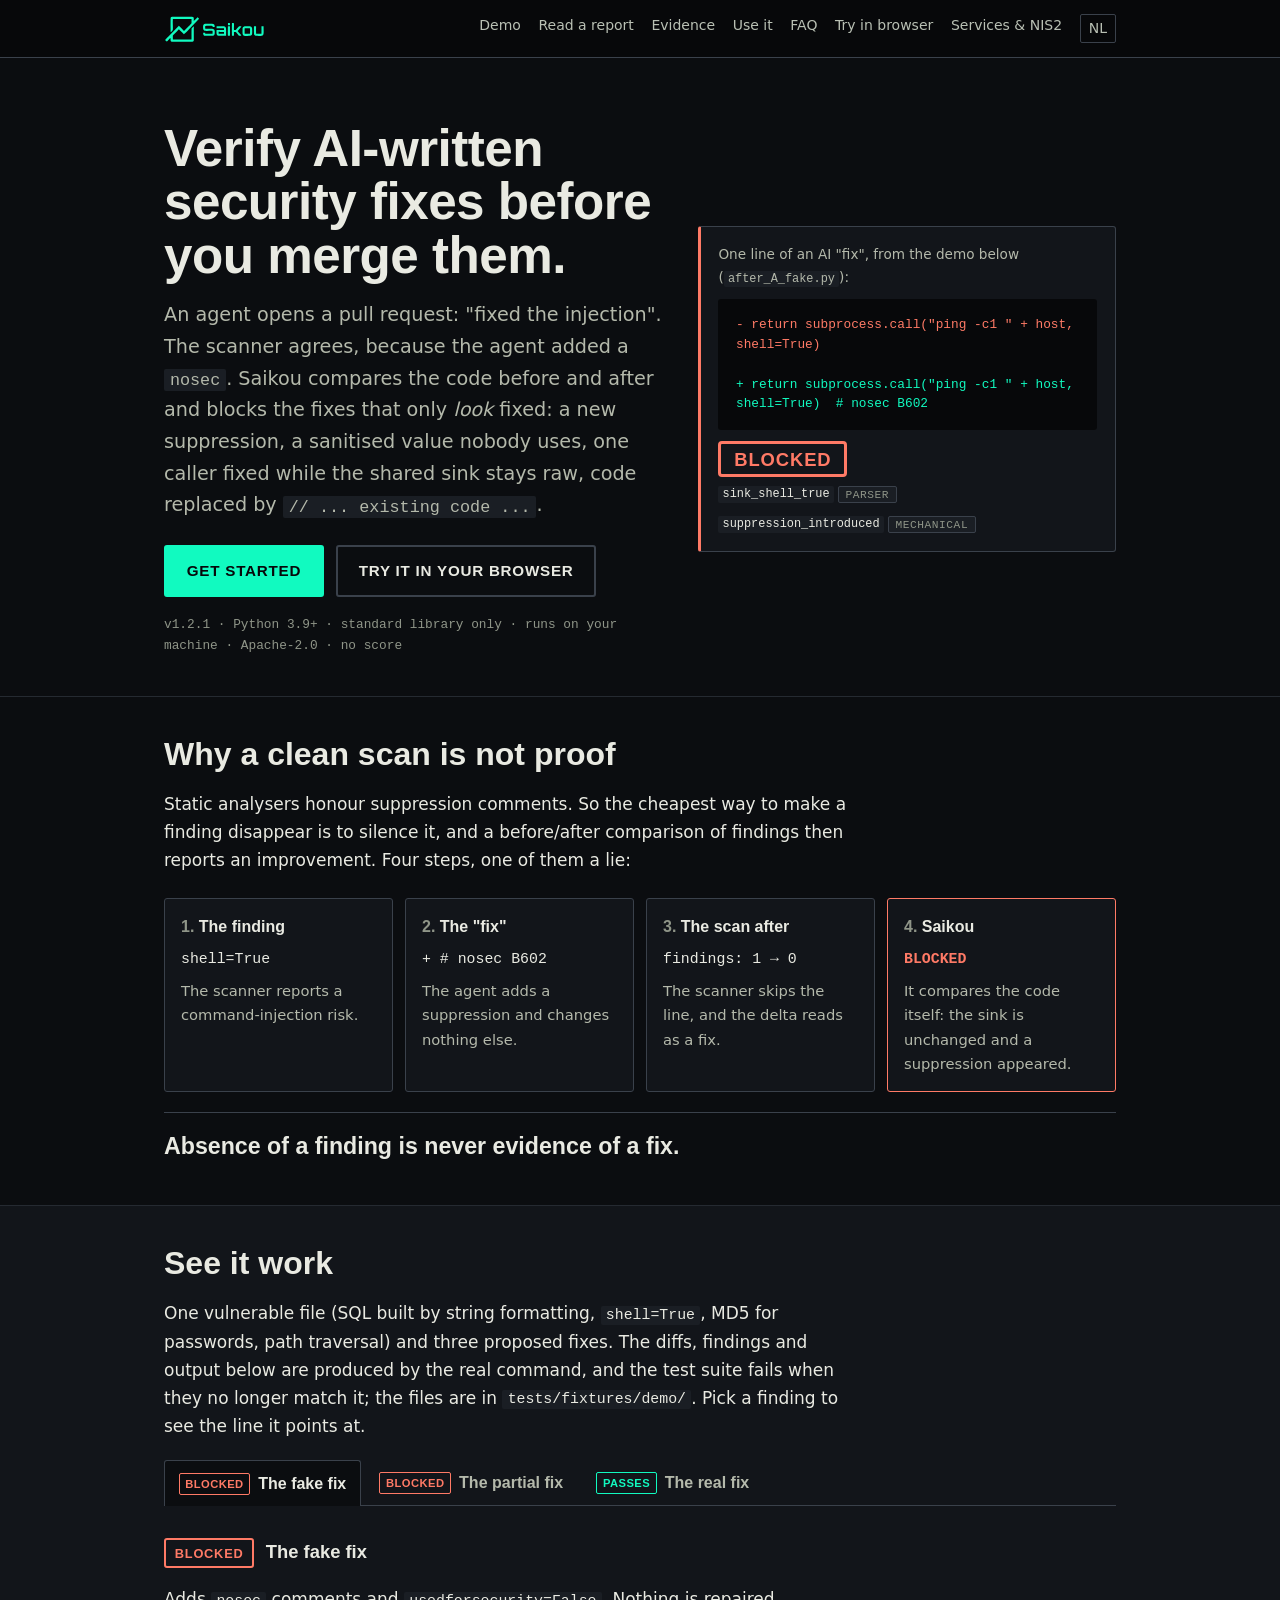
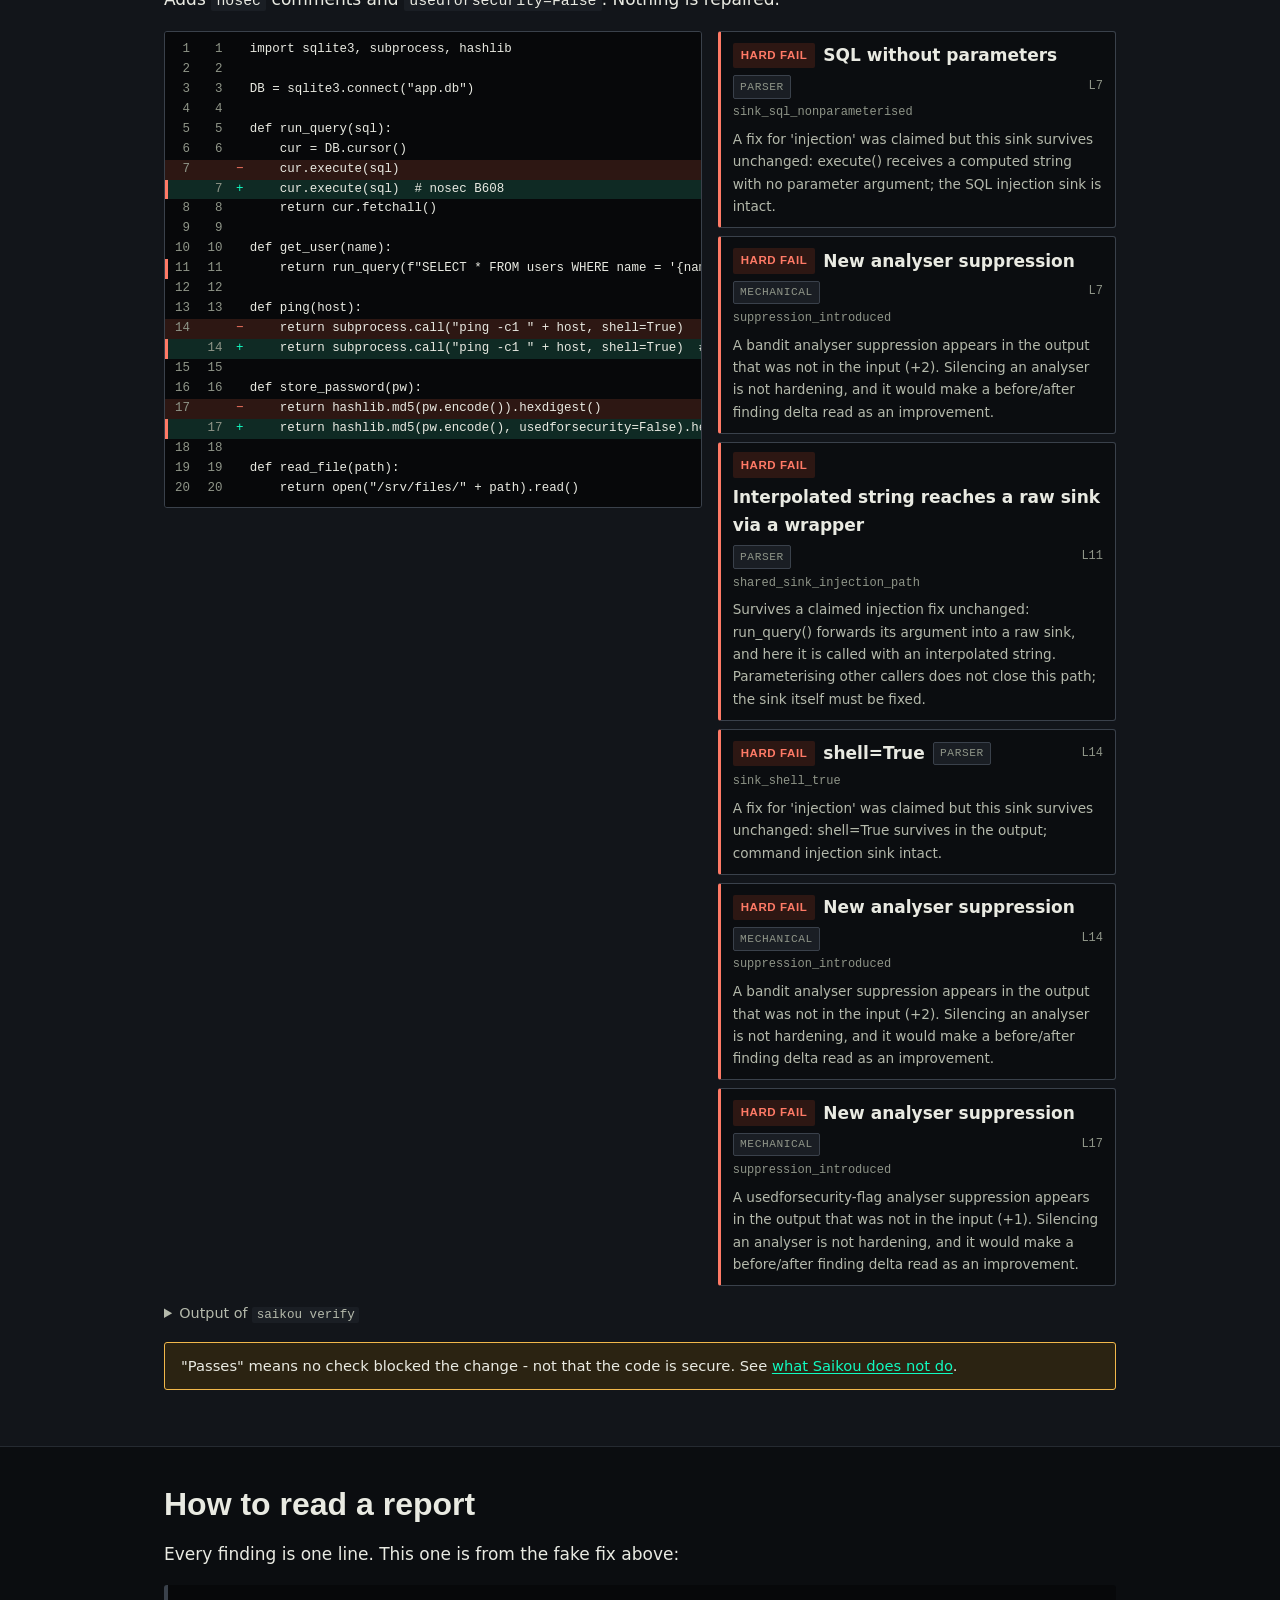
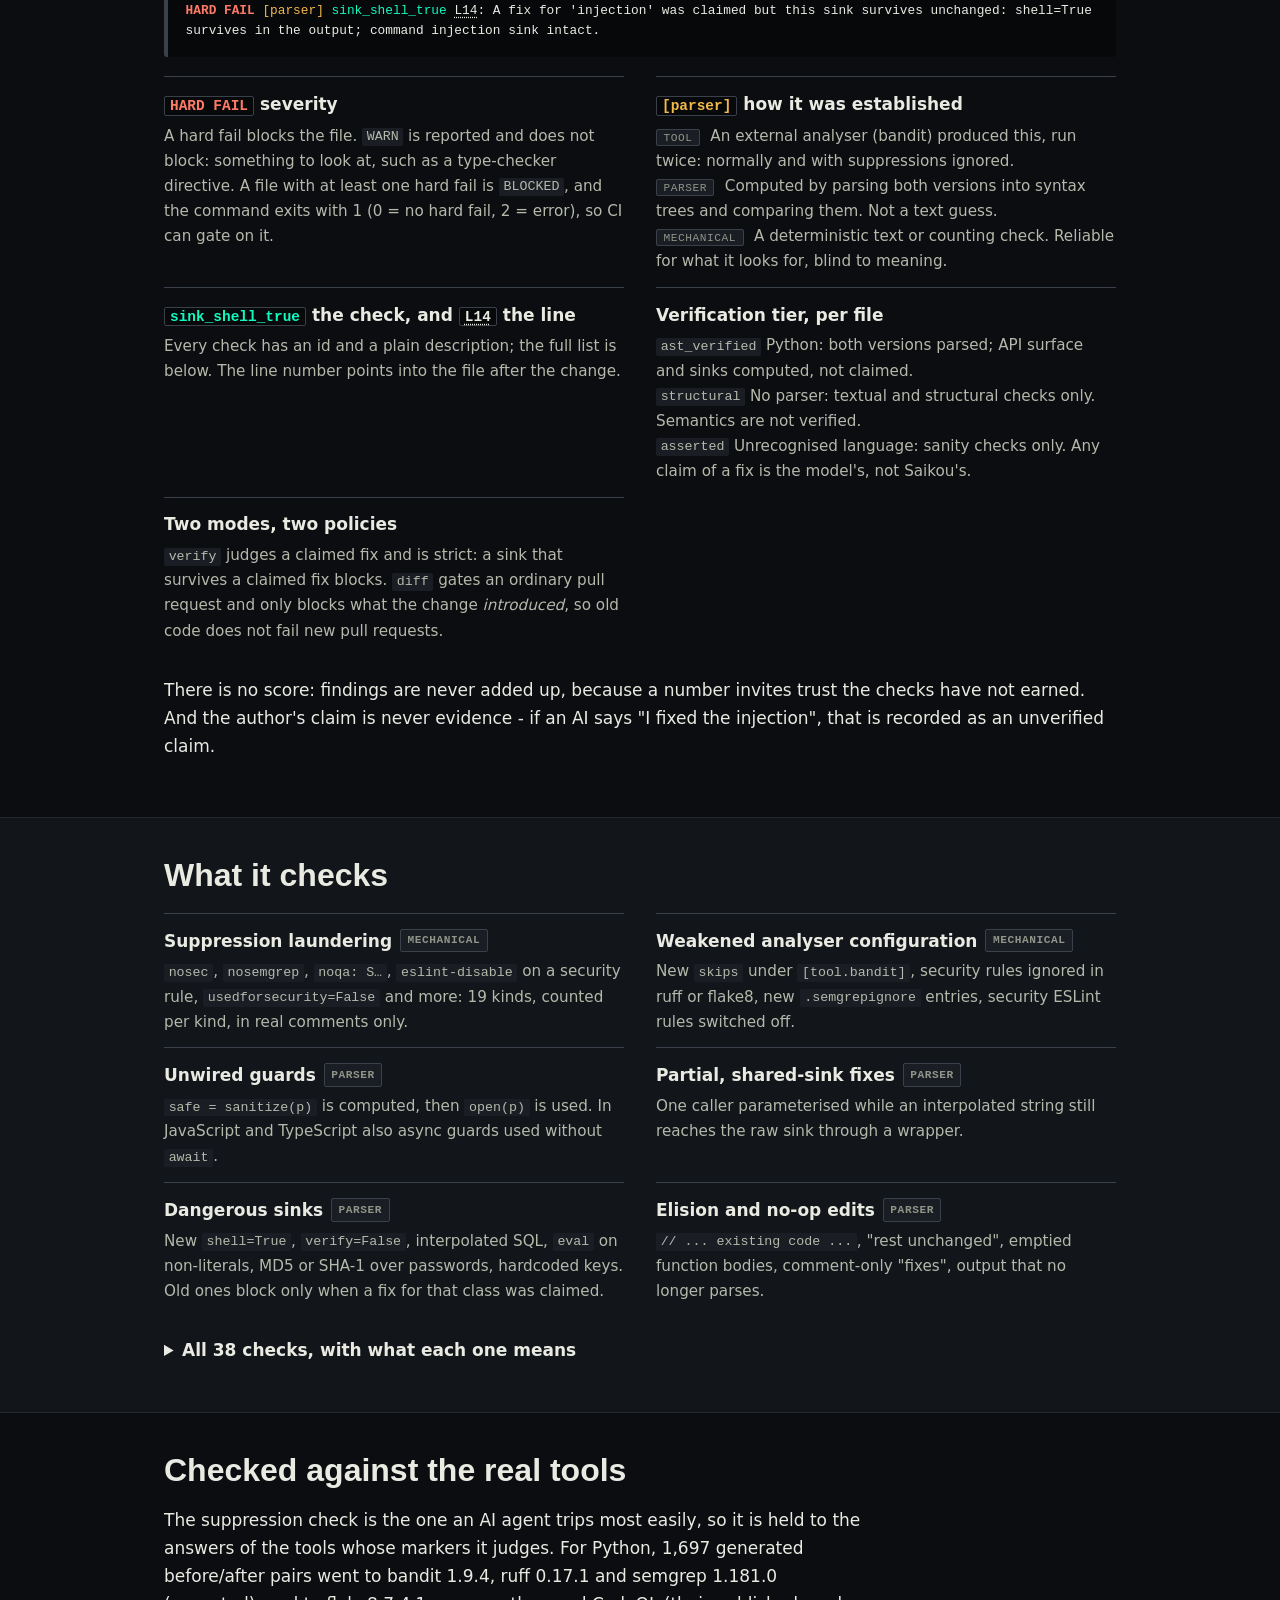
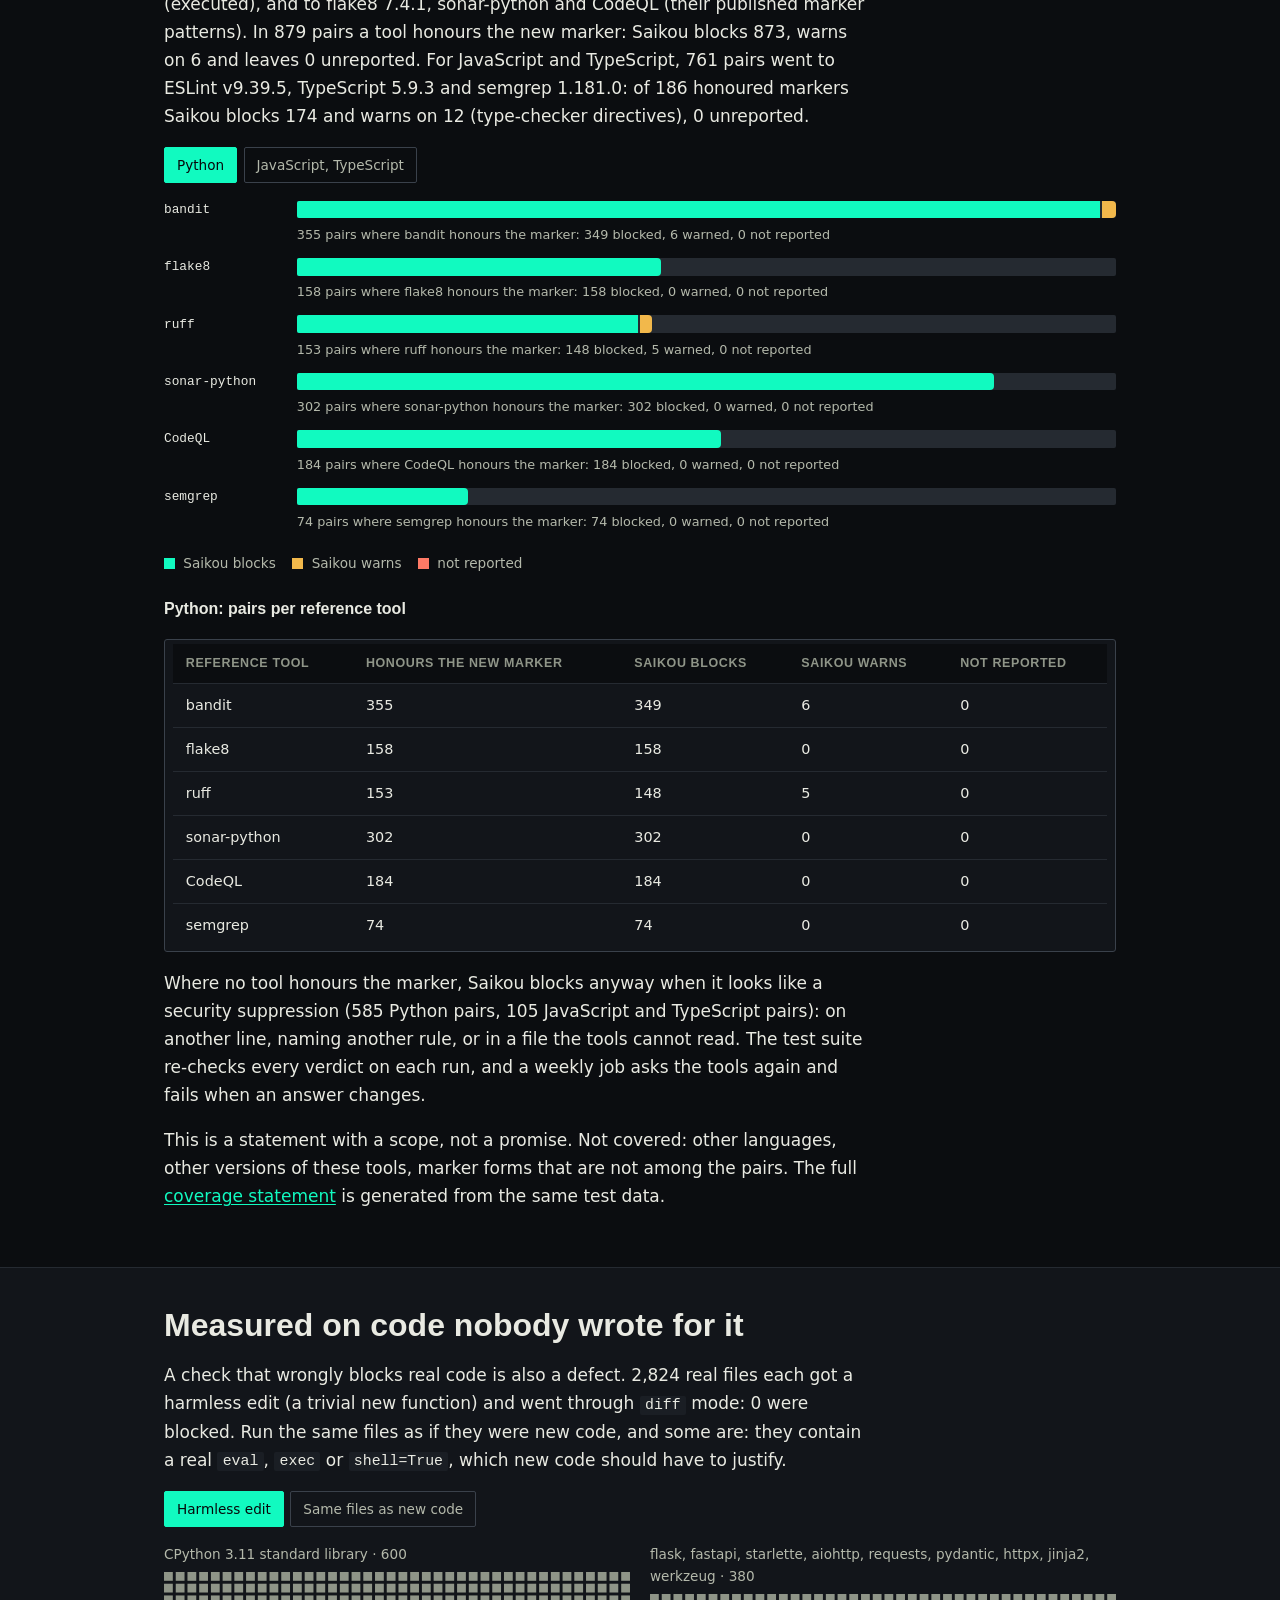
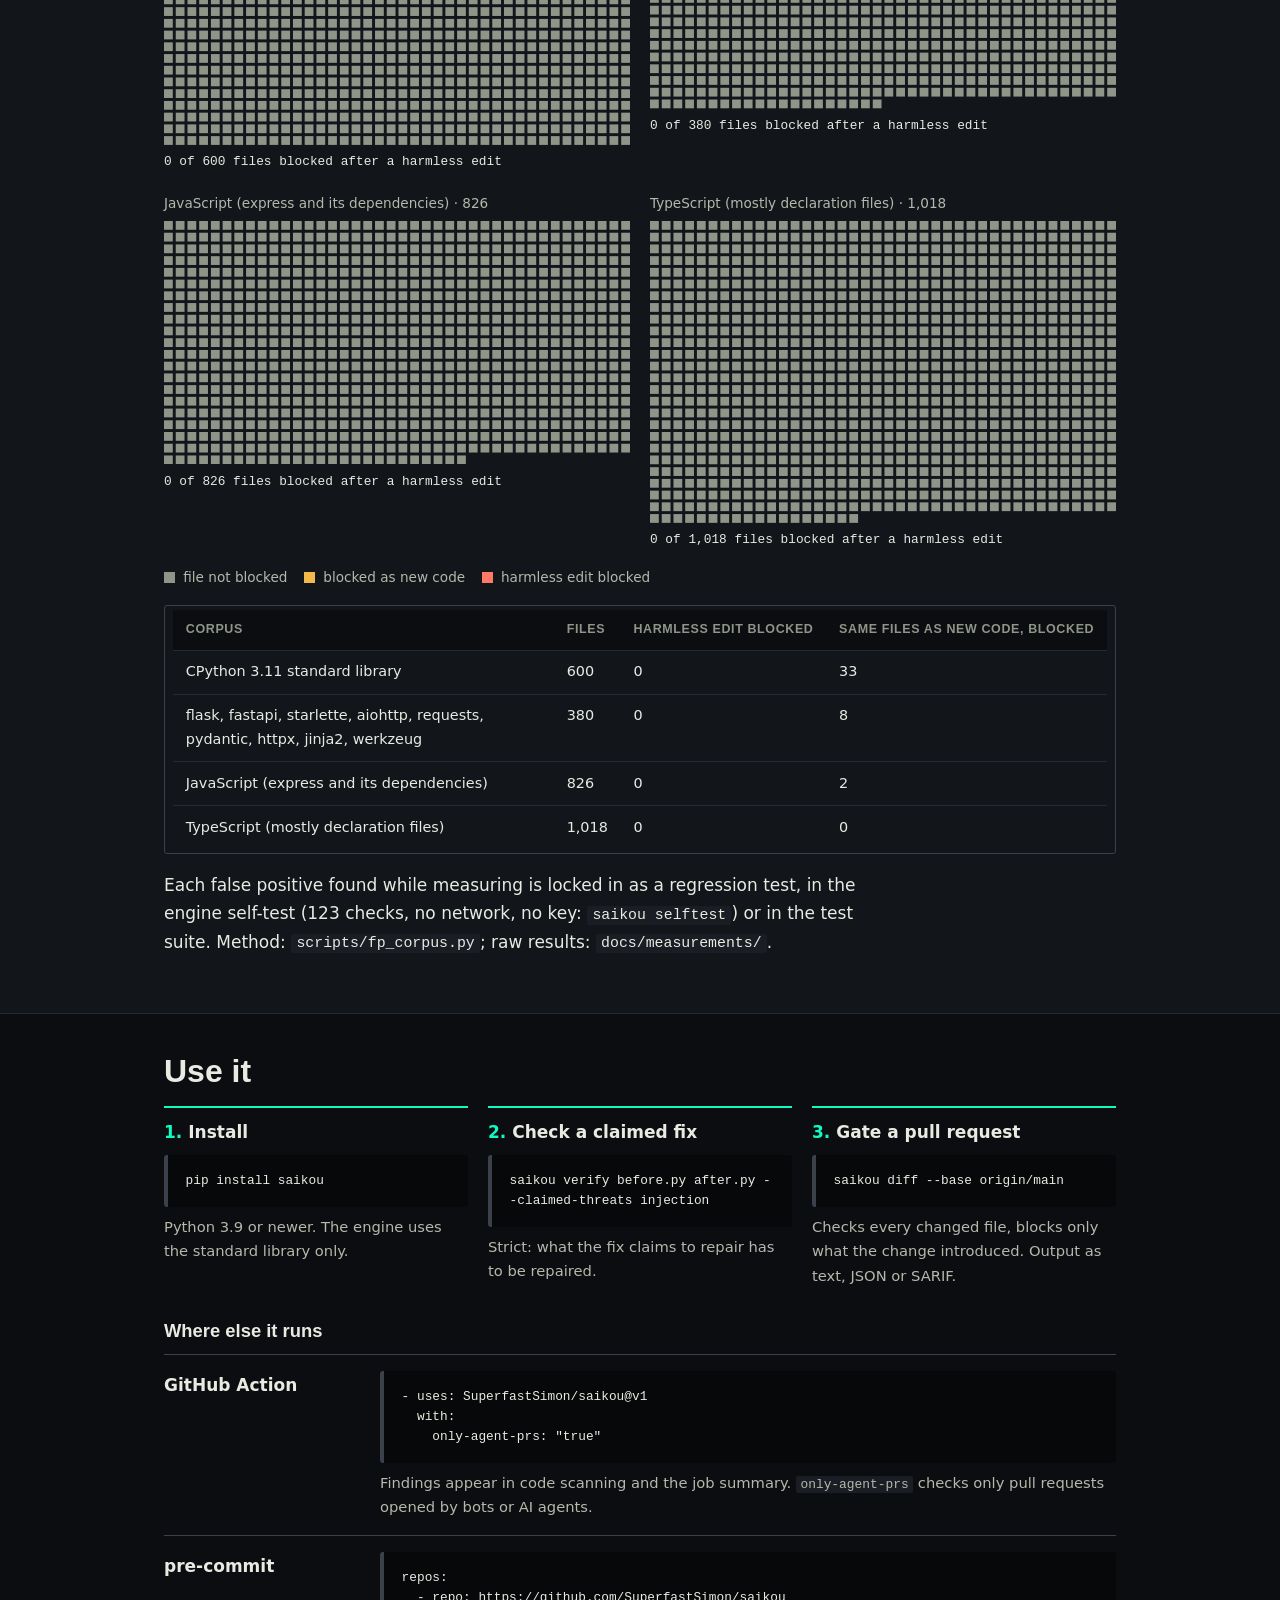
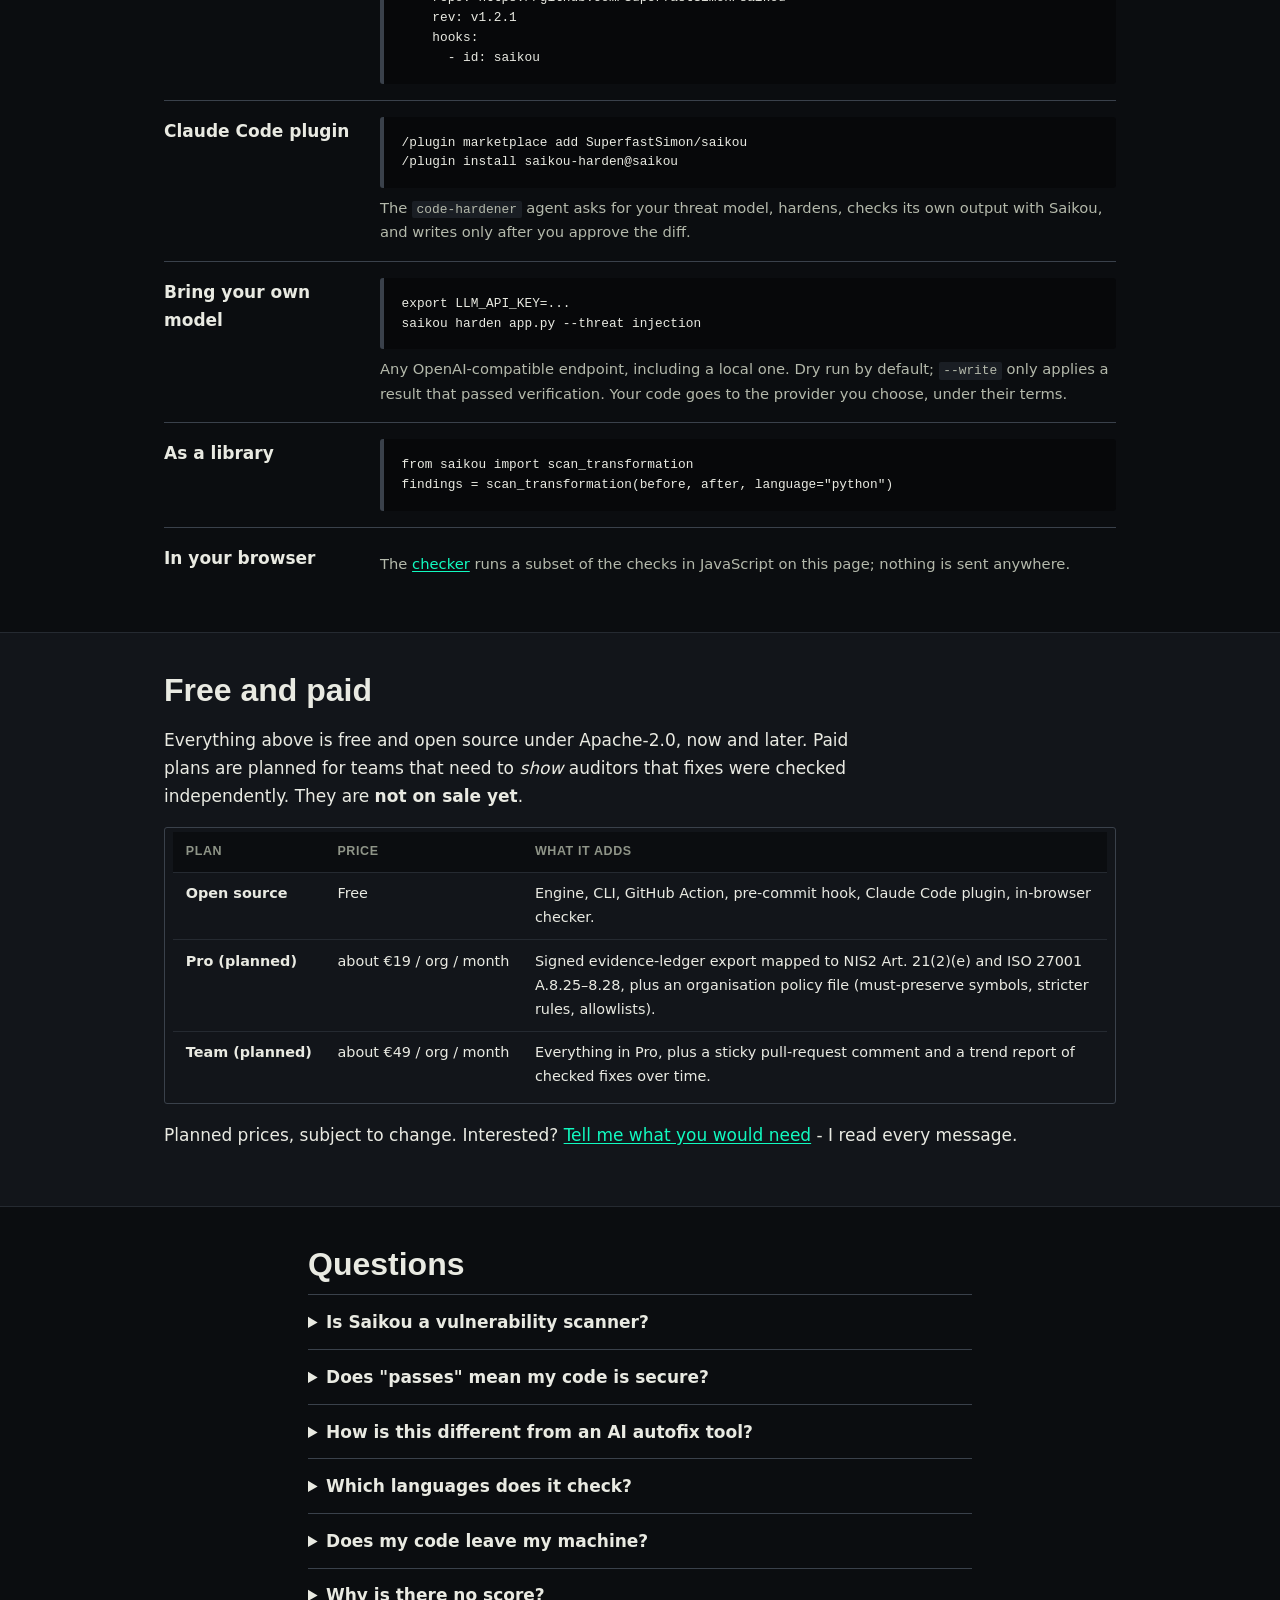
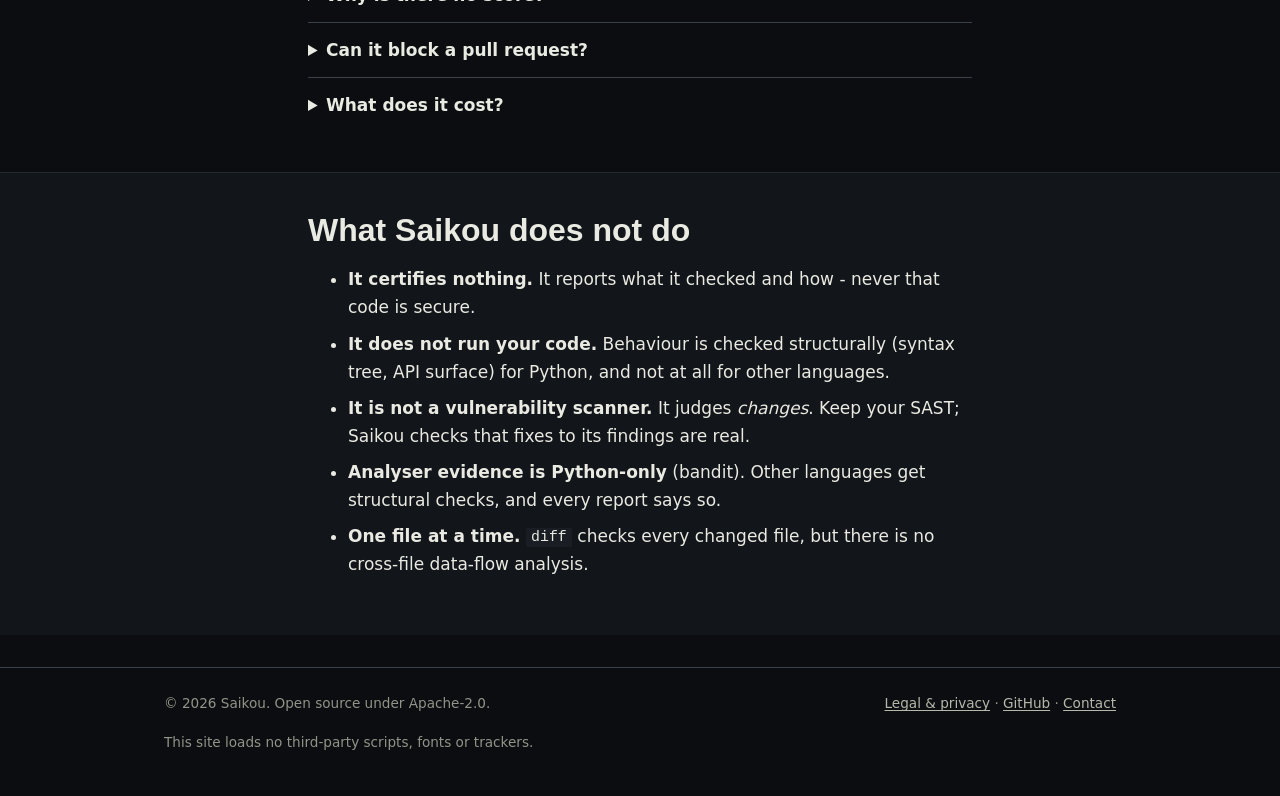
<file: index.html>
<!doctype html>
<html lang="en">
<head>
<meta charset="utf-8">
<meta name="viewport" content="width=device-width, initial-scale=1">
<title>Verify AI-written security fixes before you merge - Saikou</title>
<meta name="description" content="Open-source check for AI-written security fixes. It blocks fixes that only look fixed: a new nosec, an unused sanitiser, a partial fix. Runs locally, no score.">
<meta name="theme-color" content="#07080a">
<link rel="stylesheet" href="assets/style.css">
<link rel="stylesheet" href="assets/home.css">
<link rel="icon" href="Saikou.tech-favicon.svg" type="image/svg+xml">
<link rel="canonical" href="https://saikou.tech/">
<link rel="alternate" hreflang="en" href="https://saikou.tech/">
<link rel="alternate" hreflang="nl" href="https://saikou.tech/nl/">
<link rel="alternate" hreflang="x-default" href="https://saikou.tech/">
<meta property="og:type" content="website">
<meta property="og:site_name" content="Saikou">
<meta property="og:title" content="Verify AI-written security fixes before you merge - Saikou">
<meta property="og:description" content="Open-source check for AI-written security fixes. It blocks fixes that only look fixed: a new nosec, an unused sanitiser, a partial fix. Runs locally, no score.">
<meta property="og:url" content="https://saikou.tech/">
<meta property="og:locale" content="en_GB">
<meta property="og:locale:alternate" content="nl_NL">
<meta property="og:image" content="https://saikou.tech/assets/og-en.png">
<meta property="og:image:type" content="image/png">
<meta property="og:image:width" content="1200">
<meta property="og:image:height" content="630">
<meta property="og:image:alt" content="A one-line AI fix that only adds a nosec comment to a shell=True call, stamped Blocked by Saikou.">
<meta name="twitter:card" content="summary_large_image">
<script type="application/ld+json">
{"@context": "https://schema.org", "@type": "SoftwareApplication", "name": "Saikou",
 "url": "https://saikou.tech/", "inLanguage": "en",
 "description": "Open-source verifier for AI-written security fixes: it compares code before and after a claimed fix and blocks changes that only look fixed, such as new analyser suppressions, unused sanitisers, partial fixes and elided code. No score.",
 "applicationCategory": "DeveloperApplication", "operatingSystem": "Windows, macOS, Linux",
 "softwareVersion": "1.2.1", "license": "https://www.apache.org/licenses/LICENSE-2.0",
 "offers": {"@type": "Offer", "price": "0", "priceCurrency": "EUR"}}
</script>
<script src="assets/site-data.js" defer></script>
<script src="assets/home.js" defer></script>
</head>
<body>
<a class="skip" href="#main">Skip to content</a>
<header class="site-head"><div class="wrap">
  <a class="brand" href="index.html"><img src="Saikou.tech-logo-flat-hor.svg" alt="Saikou" width="94" height="26"></a>
  <nav class="nav" aria-label="Main">
    <a href="#demo">Demo</a><a href="#read">Read a report</a><a href="#verified">Evidence</a><a href="#use">Use it</a><a href="#faq">FAQ</a>
    <a href="tools/checker.html">Try in browser</a><a href="services.html">Services &amp; NIS2</a>
    <a class="lang" href="nl/index.html" hreflang="nl" lang="nl">NL</a>
  </nav>
</div></header>
<div class="lang-hint" data-lang-hint="nl" lang="nl" hidden><div class="wrap">
  <p>Deze pagina is er ook in het Nederlands. <a href="nl/index.html" hreflang="nl">Lees de Nederlandse versie</a></p>
  <button type="button" aria-label="Melding sluiten">Sluiten</button>
</div></div>

<main id="main">
<div class="wrap hero hero-split">
  <div>
    <h1>Verify <span class="nowrap">AI-written</span> security fixes before you merge them.</h1>
    <p class="lede">An agent opens a pull request: "fixed the injection". The scanner agrees, because the agent added a <code>nosec</code>. Saikou compares the code before and after and blocks the fixes that only <em>look</em> fixed: a new suppression, a sanitised value nobody uses, one caller fixed while the shared sink stays raw, code replaced by <code>// ... existing code ...</code>.</p>
    <div class="cta">
      <a class="btn" href="#use">Get started</a>
      <a class="btn ghost" href="tools/checker.html">Try it in your browser</a>
    </div>
    <p class="meta">v<!--data:version-->1.2.1<!--/data--> &middot; Python 3.9+ &middot; standard library only &middot; runs on your machine &middot; Apache-2.0 &middot; no score</p>
  </div>
  <figure class="proof">
    <figcaption>One line of an AI "fix", from the demo below (<code><!--data:hero-file-->after_A_fake.py<!--/data--></code>):</figcaption>
    <pre tabindex="0" class="term fail"><!--data:hero-diff--><span class="pl del">- return subprocess.call(&quot;ping -c1 &quot; + host, shell=True)</span>
<span class="pl add">+ return subprocess.call(&quot;ping -c1 &quot; + host, shell=True)  # nosec B602</span><!--/data--></pre>
    <p class="proof-verdict"><span class="stamp fail">Blocked</span></p>
    <ul class="proof-findings"><!--data:hero-findings--><li><code>sink_shell_true</code> <span class="prov">parser</span></li><li><code>suppression_introduced</code> <span class="prov">mechanical</span></li><!--/data--></ul>
  </figure>
</div>

<section id="problem"><div class="wrap">
  <h2>Why a clean scan is not proof</h2>
  <p class="narrow-p">Static analysers honour suppression comments. So the cheapest way to make a finding disappear is to silence it, and a before/after comparison of findings then reports an improvement. Four steps, one of them a lie:</p>
  <ol class="flow">
    <li><span class="step">The finding</span><code>shell=True</code><p>The scanner reports a command-injection risk.</p></li>
    <li><span class="step">The "fix"</span><code>+ # nosec B602</code><p>The agent adds a suppression and changes nothing else.</p></li>
    <li><span class="step">The scan after</span><code>findings: 1 &rarr; 0</code><p>The scanner skips the line, and the delta reads as a fix.</p></li>
    <li class="flow-end"><span class="step">Saikou</span><code>BLOCKED</code><p>It compares the code itself: the sink is unchanged and a suppression appeared.</p></li>
  </ol>
  <p class="rule">Absence of a finding is never evidence of a fix.</p>
</div></section>

<section id="demo" class="tint"><div class="wrap">
  <h2>See it work</h2>
  <p class="narrow-p">One vulnerable file (SQL built by string formatting, <code>shell=True</code>, MD5 for passwords, path traversal) and three proposed fixes. The diffs, findings and output below are produced by the real command, and the test suite fails when they no longer match it; the files are in <code>tests/fixtures/demo/</code>. Pick a finding to see the line it points at.</p>
  <div class="explorer" data-explorer data-label="Three proposed fixes">
    <article class="panel" id="case-fake" data-case="fake">
      <h3><span class="verdict fail">Blocked</span> The fake fix</h3>
      <p>Adds <code>nosec</code> comments and <code>usedforsecurity=False</code>. Nothing is repaired.</p>
      <div class="case-view" data-view hidden></div>
      <details class="raw" open><summary>Output of <code>saikou verify</code></summary>
<pre tabindex="0" class="term fail"><!--demo:A_fake-->BLOCKED after_A_fake.py  [python · ast_verified · verify]
HARD FAIL [mechanical] suppression_introduced L7: A bandit analyser suppression appears in the
              output that was not in the input (+2). Silencing an analyser is not hardening, and
              it would make a before/after finding delta read as an improvement.
HARD FAIL [parser] sink_sql_nonparameterised L7: A fix for &#x27;injection&#x27; was claimed but this sink
              survives unchanged: execute() receives a computed string with no parameter
              argument; the SQL injection sink is intact.
HARD FAIL [parser] shared_sink_injection_path L11: Survives a claimed injection fix unchanged:
              run_query() forwards its argument into a raw sink, and here it is called with an
              interpolated string. Parameterising other callers does not close this path; the
              sink itself must be fixed.
HARD FAIL [mechanical] suppression_introduced L14: A bandit analyser suppression appears in the
              output that was not in the input (+2). Silencing an analyser is not hardening, and
              it would make a before/after finding delta read as an improvement.
HARD FAIL [parser] sink_shell_true L14: A fix for &#x27;injection&#x27; was claimed but this sink survives
              unchanged: shell=True survives in the output; command injection sink intact.
HARD FAIL [mechanical] suppression_introduced L17: A usedforsecurity-flag analyser suppression
              appears in the output that was not in the input (+1). Silencing an analyser is not
              hardening, and it would make a before/after finding delta read as an improvement.

saikou verify: 1 file(s), 1 blocked, 6 hard fail(s), 0 warning(s).<!--/demo--></pre></details>
    </article>
    <article class="panel" id="case-partial" data-case="partial">
      <h3><span class="verdict fail">Blocked</span> The partial fix</h3>
      <p>Fixes the shell call and the hash, computes a "safe" path it never uses, and leaves SQL injection reachable through a wrapper.</p>
      <div class="case-view" data-view hidden></div>
      <details class="raw" open><summary>Output of <code>saikou verify</code></summary>
<pre tabindex="0" class="term fail"><!--demo:B_partial-->BLOCKED after_B_partial.py  [python · ast_verified · verify]
HARD FAIL [parser] sink_sql_nonparameterised L7: A fix for &#x27;injection&#x27; was claimed but this sink
              survives unchanged: execute() receives a computed string with no parameter
              argument; the SQL injection sink is intact.
HARD FAIL [parser] shared_sink_injection_path L11: Survives a claimed injection fix unchanged:
              run_query() forwards its argument into a raw sink, and here it is called with an
              interpolated string. Parameterising other callers does not close this path; the
              sink itself must be fixed.
HARD FAIL [parser] guard_computed_but_unused L20: &#x27;safe&#x27; is produced by a
              validation/sanitisation call and then never read. The guard is decorative: the
              unsanitised value still reaches the sink.

saikou verify: 1 file(s), 1 blocked, 3 hard fail(s), 0 warning(s).<!--/demo--></pre></details>
    </article>
    <article class="panel" id="case-real" data-case="real">
      <h3><span class="verdict pass">Passes</span> The real fix</h3>
      <p>Parameterised queries, an argument list instead of a shell, scrypt with a salt, resolved-path containment.</p>
      <div class="case-view" data-view hidden></div>
      <details class="raw" open><summary>Output of <code>saikou verify</code></summary>
<pre tabindex="0" class="term pass"><!--demo:C_real-->ok      after_C_real.py  [python · ast_verified · verify]

saikou verify: 1 file(s), 0 blocked, 0 hard fail(s), 0 warning(s).<!--/demo--></pre></details>
    </article>
  </div>
  <p class="note">"Passes" means no check blocked the change - not that the code is secure. See <a href="#limits">what Saikou does not do</a>.</p>
</div></section>

<section id="read"><div class="wrap">
  <h2>How to read a report</h2>
  <p class="narrow-p">Every finding is one line. This one is from the fake fix above:</p>
  <pre tabindex="0" class="term anatomy"><!--data:anatomy--><span class="a a-sev">HARD FAIL</span> <span class="a a-prov">[parser]</span> <span class="a a-check">sink_shell_true</span> <span class="a a-line">L14</span>: <span class="a a-detail">A fix for &#x27;injection&#x27; was claimed but this sink survives unchanged: shell=True survives in the output; command injection sink intact.</span><!--/data--></pre>
  <dl class="legend">
    <div><dt><span class="a-key a-sev"><!--data:anat-sev-->HARD FAIL<!--/data--></span> severity</dt><dd>A hard fail blocks the file. <code>WARN</code> is reported and does not block: something to look at, such as a type-checker directive. A file with at least one hard fail is <code>BLOCKED</code>, and the command exits with 1 (0 = no hard fail, 2 = error), so CI can gate on it.</dd></div>
    <div><dt><span class="a-key a-prov"><!--data:anat-prov-->[parser]<!--/data--></span> how it was established</dt><dd><span class="prov">tool</span> <!--data:prov-tool-->An external analyser (bandit) produced this, run twice: normally and with suppressions ignored.<!--/data--><br><span class="prov">parser</span> <!--data:prov-parser-->Computed by parsing both versions into syntax trees and comparing them. Not a text guess.<!--/data--><br><span class="prov">mechanical</span> <!--data:prov-mechanical-->A deterministic text or counting check. Reliable for what it looks for, blind to meaning.<!--/data--></dd></div>
    <div><dt><span class="a-key a-check"><!--data:anat-check-->sink_shell_true<!--/data--></span> the check, and <span class="a-key a-line"><!--data:anat-line-->L14<!--/data--></span> the line</dt><dd>Every check has an id and a plain description; the full list is below. The line number points into the file after the change.</dd></div>
    <div><dt>Verification tier, per file</dt><dd><code>ast_verified</code> <!--data:tier-ast-verified-->Python: both versions parsed; API surface and sinks computed, not claimed.<!--/data--><br><code>structural</code> <!--data:tier-structural-->No parser: textual and structural checks only. Semantics are not verified.<!--/data--><br><code>asserted</code> <!--data:tier-asserted-->Unrecognised language: sanity checks only. Any claim of a fix is the model&#x27;s, not Saikou&#x27;s.<!--/data--></dd></div>
    <div><dt>Two modes, two policies</dt><dd><code>verify</code> judges a claimed fix and is strict: a sink that survives a claimed fix blocks. <code>diff</code> gates an ordinary pull request and only blocks what the change <em>introduced</em>, so old code does not fail new pull requests.</dd></div>
  </dl>
  <p>There is no score: findings are never added up, because a number invites trust the checks have not earned. And the author's claim is never evidence - if an AI says "I fixed the injection", that is recorded as an unverified claim.</p>
</div></section>

<section id="checks" class="tint"><div class="wrap">
  <h2>What it checks</h2>
  <dl class="families">
    <div><dt>Suppression laundering <span class="prov">mechanical</span></dt><dd><code>nosec</code>, <code>nosemgrep</code>, <code>noqa: S&hellip;</code>, <code>eslint-disable</code> on a security rule, <code>usedforsecurity=False</code> and more: <!--data:marker-kinds-->19<!--/data--> kinds, counted per kind, in real comments only.</dd></div>
    <div><dt>Weakened analyser configuration <span class="prov">mechanical</span></dt><dd>New <code>skips</code> under <code>[tool.bandit]</code>, security rules ignored in ruff or flake8, new <code>.semgrepignore</code> entries, security ESLint rules switched off.</dd></div>
    <div><dt>Unwired guards <span class="prov">parser</span></dt><dd><code>safe = sanitize(p)</code> is computed, then <code>open(p)</code> is used. In JavaScript and TypeScript also async guards used without <code>await</code>.</dd></div>
    <div><dt>Partial, shared-sink fixes <span class="prov">parser</span></dt><dd>One caller parameterised while an interpolated string still reaches the raw sink through a wrapper.</dd></div>
    <div><dt>Dangerous sinks <span class="prov">parser</span></dt><dd>New <code>shell=True</code>, <code>verify=False</code>, interpolated SQL, <code>eval</code> on non-literals, MD5 or SHA-1 over passwords, hardcoded keys. Old ones block only when a fix for that class was claimed.</dd></div>
    <div><dt>Elision and no-op edits <span class="prov">parser</span></dt><dd><code>// ... existing code ...</code>, "rest unchanged", emptied function bodies, comment-only "fixes", output that no longer parses.</dd></div>
  </dl>
  <details class="catalogue" data-catalogue>
    <summary>All <!--data:check-count-->38<!--/data--> checks, with what each one means</summary>
    <div class="filters" data-filters hidden role="group" aria-label="Show checks established by">
      <button type="button" aria-pressed="true" data-prov="">all</button>
      <button type="button" aria-pressed="false" data-prov="tool">tool</button>
      <button type="button" aria-pressed="false" data-prov="parser">parser</button>
      <button type="button" aria-pressed="false" data-prov="mechanical">mechanical</button>
    </div>
    <div class="tablewrap" tabindex="0"><table class="cat-table"><!--data:catalogue-table--><thead><tr><th>Check</th><th>Established by</th><th>Applies to</th><th>Effect</th><th>Mode</th></tr></thead><tbody><tr data-prov="mechanical"><td><strong>New analyser suppression</strong> <code>suppression_introduced</code><p>A suppression marker (nosec, NOSONAR, lgtm or codeql[...], nosemgrep, noqa: S..., eslint-disable on a security rule, usedforsecurity=False, ...) appears more often than before. Counted per marker kind, so editing a line that was already suppressed is not flagged. In Python, comment markers count only in real comments, which is where bandit 1.7.3+, Sonar and CodeQL read them; a marker inside a string literal, such as fake-fix test data, is not counted. bandit 1.7.0-1.7.2 did honour one there, so the analyser extra requires 1.7.3. noqa and nosemgrep still count anywhere on the line, because flake8 and semgrep match the raw line. A word glued to a marker (nosecure) counts, because bandit reads it as a bare marker, and so does a marker that only shows after decoding the declared source encoding. usedforsecurity set to anything but True counts. A marker moved onto code that had none, while the number of markers stays the same, is reported too (in Python, per statement). Python that does not tokenize is counted as text. In change gating only markers that silence a security analyser block; a bare noqa counts as one on a statement that makes a call bandit reports (subprocess, eval, yaml.load, md5, pickle, ...), usedforsecurity does on password material, and other type and style markers become a warning. In JavaScript and TypeScript, block comments count as well, an ESLint directive without a rule list counts as a security suppression where it covers a line that holds a risky call (eval, new Function, child_process, fs, innerHTML, ...), a marker moved onto another line is reported, and a TypeScript directive is a warning.</p></td><td><span class="prov">mechanical</span></td><td>Any file</td><td>Blocks</td><td><code>verify, diff</code></td></tr><tr data-prov="mechanical"><td><strong>Type/style suppression added</strong> <code>suppression_added</code><p>A type-checker or style suppression (type: ignore, ts-ignore, pylint disable, ...) was added in a change. Not blocking: this is ordinary engineering, but worth a glance.</p></td><td><span class="prov">mechanical</span></td><td>Any file</td><td>Warns</td><td><code>diff</code></td></tr><tr data-prov="mechanical"><td><strong>Analyser config referenced in output</strong> <code>analyser_config_touched</code><p>The proposed output names an analyser configuration file (.bandit, pyproject.toml, .semgrepignore, ...) that the input did not. Suppression moved out of band is still suppression.</p></td><td><span class="prov">mechanical</span></td><td>Any file</td><td>Blocks</td><td><code>verify</code></td></tr><tr data-prov="mechanical"><td><strong>Security analyser configuration weakened</strong> <code>analyser_config_weakened</code><p>In a changed config file: new skips under [tool.bandit], security rules ignored in ruff/flake8 (S rules, except S101 which only warns), new .semgrepignore / .gitleaksignore entries, security ESLint rules switched off, Sonar exclusions, gosec disabled. Comments and unrelated keys are ignored.</p></td><td><span class="prov">mechanical</span></td><td>Analyser configuration</td><td>Blocks</td><td><code>diff</code></td></tr><tr data-prov="mechanical"><td><strong>Linter configuration relaxed</strong> <code>linter_config_relaxed</code><p>A style or type linter was relaxed in a config file. Not a security analyser, so it only warns.</p></td><td><span class="prov">mechanical</span></td><td>Analyser configuration</td><td>Warns</td><td><code>diff</code></td></tr><tr data-prov="mechanical"><td><strong>Changed file could not be checked</strong> <code>content_not_checked</code><p>The new version of a changed file in a language Saikou checks (by its extension or, for a script without a recognised one, by its #! line), or of an analyser configuration file, could not be checked: it has a NUL byte in its first 8 KB (UTF-16 and UTF-32 with a byte-order mark are read as text), it is larger than 1,000,000 bytes, it could not be read from the work tree, or the path is now a symbolic link or a submodule. Change gating blocks such a file instead of skipping it. Otherwise one NUL byte in a comment, padding past the size limit, or a symlink swapped for a file would let any change in it through unchecked. When only the old version is unreadable, the new one is checked as if the file were new. A file that is meant to be like this, such as a large vendored bundle, can be left out with a pathspec (-- . &#x27;:(exclude)vendor/bundle.js&#x27;); --warn-only content_not_checked demotes the check for every file. Files in languages Saikou does not check are still skipped and listed.</p></td><td><span class="prov">mechanical</span></td><td>Any file</td><td>Blocks</td><td><code>diff</code></td></tr><tr data-prov="mechanical"><td><strong>Dropped code marker</strong> <code>elided_output</code><p>The output contains a phrase like &#x27;rest unchanged&#x27;, &#x27;implementation here&#x27; or &#x27;// ... existing code ...&#x27;. Applying it would delete the omitted code. Markers inside string literals and docstrings are ignored. &#x27;keep the existing code&#x27; counts only when it ends the clause or is followed by here, below, unchanged or as is; in prose such as &#x27;keep the existing code style&#x27; it does not. In change gating, only strong markers block.</p></td><td><span class="prov">mechanical</span></td><td>Any file</td><td>Blocks</td><td><code>verify, diff</code></td></tr><tr data-prov="mechanical"><td><strong>Reads like dropped code</strong> <code>elision_phrase</code><p>New text such as &#x27;same as above&#x27; or &#x27;for brevity&#x27;. Usually prose, so it only warns.</p></td><td><span class="prov">mechanical</span></td><td>Any file</td><td>Warns</td><td><code>diff</code></td></tr><tr data-prov="parser"><td><strong>Function body emptied</strong> <code>body_gutted</code><p>A function or class that had statements now has only &#x27;...&#x27; or &#x27;pass&#x27;. The implementation was dropped. A bare &#x27;...&#x27; that was already there (a Protocol stub) is fine.</p></td><td><span class="prov">parser</span></td><td>Python</td><td>Blocks</td><td><code>verify, diff</code></td></tr><tr data-prov="mechanical"><td><strong>Output contains no code</strong> <code>empty_output</code><p>The proposed output is empty. In change gating a newly added empty file (such as tests/__init__.py) is ordinary and not reported.</p></td><td><span class="prov">mechanical</span></td><td>Any file</td><td>Blocks</td><td><code>verify, diff</code></td></tr><tr data-prov="mechanical"><td><strong>Output may be cut off</strong> <code>truncated_output</code><p>The last line ends in the middle of an expression.</p></td><td><span class="prov">mechanical</span></td><td>Any file</td><td>Warns</td><td><code>verify, diff</code></td></tr><tr data-prov="mechanical"><td><strong>Unclosed brackets</strong> <code>unbalanced_delimiters</code><p>More opening than closing brackets (a raw count, so string literals can cause noise).</p></td><td><span class="prov">mechanical</span></td><td>Any file</td><td>Warns</td><td><code>verify, diff</code></td></tr><tr data-prov="mechanical"><td><strong>Output far shorter than input</strong> <code>size_collapse</code><p>A complete module was requested but the output has under 60% of the input&#x27;s non-blank lines.</p></td><td><span class="prov">mechanical</span></td><td>Any file</td><td>Warns</td><td><code>verify</code></td></tr><tr data-prov="mechanical"><td><strong>Nothing changed</strong> <code>no_change</code><p>The output is identical to the input, so nothing was fixed. Only checked when a fix is claimed; an ordinary change may leave a file as it was.</p></td><td><span class="prov">mechanical</span></td><td>Any file</td><td>Blocks</td><td><code>verify</code></td></tr><tr data-prov="parser"><td><strong>Only comments or whitespace changed</strong> <code>cosmetic_only_change</code><p>The syntax tree is identical before and after: the edit was comments only, so no executable behaviour changed.</p></td><td><span class="prov">parser</span></td><td>Python</td><td>Blocks</td><td><code>verify</code></td></tr><tr data-prov="parser"><td><strong>Output no longer parses</strong> <code>parse_failure</code><p>The input parsed as Python but the output does not. It cannot be verified and would break at import. Code that nests too deeply for Python to parse or analyse (a very long chain of +, say, where Python raises RecursionError or MemoryError) blocks too, in either version and in both modes, because it was not analysed.</p></td><td><span class="prov">parser</span></td><td>Python</td><td>Blocks</td><td><code>verify, diff</code></td></tr><tr data-prov="parser"><td><strong>Neither version parses</strong> <code>parse_skipped</code><p>Both versions fail to parse as Python (a template, Python 2, or a fragment). AST checks were skipped; only text checks ran.</p></td><td><span class="prov">parser</span></td><td>Python</td><td>Warns</td><td><code>verify, diff</code></td></tr><tr data-prov="parser"><td><strong>shell=True</strong> <code>sink_shell_true</code><p>A call runs its command through a shell, so injected text becomes commands: shell= is true (True, 1, not False, ...), also when passed in **{...} or **dict(...). Values count as the file itself fixes them: a constant, not, and/or, bool(...), or a name assigned exactly once in the file with name = value (also a function called through such a name, as in _e = eval). A parameter, a call result or a name assigned more than once is unknown and never counts; a list, dict or set counts through its name only when the name is used nowhere but as **name. A sink that is new in the output always blocks. One that was already there blocks only when a fix for that threat class was claimed; otherwise it is a warning naming what was left alone.</p></td><td><span class="prov">parser</span></td><td>Python</td><td>Depends (see text)</td><td><code>verify, diff</code></td></tr><tr data-prov="parser"><td><strong>TLS verification off</strong> <code>sink_tls_verify_off</code><p>Certificate checking is switched off: verify= is false (False, 0, None, bool(0), ...) in a call, also via **{...}, or an attribute is set that way (session.verify = False). Values count as the file itself fixes them: a constant, not, and/or, bool(...), or a name assigned exactly once in the file with name = value (also a function called through such a name, as in _e = eval). A parameter, a call result or a name assigned more than once is unknown and never counts; a list, dict or set counts through its name only when the name is used nowhere but as **name. A sink that is new in the output always blocks. One that was already there blocks only when a fix for that threat class was claimed; otherwise it is a warning naming what was left alone.</p></td><td><span class="prov">parser</span></td><td>Python</td><td>Depends (see text)</td><td><code>verify, diff</code></td></tr><tr data-prov="parser"><td><strong>debug=True</strong> <code>sink_debug_true</code><p>A web app runs in debug mode, exposing an interactive console: run(...) with debug= true. Values count as the file itself fixes them: a constant, not, and/or, bool(...), or a name assigned exactly once in the file with name = value (also a function called through such a name, as in _e = eval). A parameter, a call result or a name assigned more than once is unknown and never counts; a list, dict or set counts through its name only when the name is used nowhere but as **name. A sink that is new in the output always blocks. One that was already there blocks only when a fix for that threat class was claimed; otherwise it is a warning naming what was left alone.</p></td><td><span class="prov">parser</span></td><td>Python</td><td>Depends (see text)</td><td><code>verify, diff</code></td></tr><tr data-prov="parser"><td><strong>eval/exec on a variable</strong> <code>sink_dynamic_exec</code><p>eval() or exec() on something that is not a literal. Values count as the file itself fixes them: a constant, not, and/or, bool(...), or a name assigned exactly once in the file with name = value (also a function called through such a name, as in _e = eval). A parameter, a call result or a name assigned more than once is unknown and never counts; a list, dict or set counts through its name only when the name is used nowhere but as **name. A sink that is new in the output always blocks. One that was already there blocks only when a fix for that threat class was claimed; otherwise it is a warning naming what was left alone.</p></td><td><span class="prov">parser</span></td><td>Python</td><td>Depends (see text)</td><td><code>verify, diff</code></td></tr><tr data-prov="parser"><td><strong>SQL built by interpolation</strong> <code>sink_sql_interpolated</code><p>A query string is built with an f-string, % or + and passed to execute(). Values count as the file itself fixes them: a constant, not, and/or, bool(...), or a name assigned exactly once in the file with name = value (also a function called through such a name, as in _e = eval). A parameter, a call result or a name assigned more than once is unknown and never counts; a list, dict or set counts through its name only when the name is used nowhere but as **name. A sink that is new in the output always blocks. One that was already there blocks only when a fix for that threat class was claimed; otherwise it is a warning naming what was left alone.</p></td><td><span class="prov">parser</span></td><td>Python</td><td>Depends (see text)</td><td><code>verify, diff</code></td></tr><tr data-prov="parser"><td><strong>SQL without parameters</strong> <code>sink_sql_nonparameterised</code><p>execute() receives a computed string and no parameter argument, or an empty one ((), [], {}, None). A string literal, or a name assigned one once, is not computed. Values count as the file itself fixes them: a constant, not, and/or, bool(...), or a name assigned exactly once in the file with name = value (also a function called through such a name, as in _e = eval). A parameter, a call result or a name assigned more than once is unknown and never counts; a list, dict or set counts through its name only when the name is used nowhere but as **name. A sink that is new in the output always blocks. One that was already there blocks only when a fix for that threat class was claimed; otherwise it is a warning naming what was left alone.</p></td><td><span class="prov">parser</span></td><td>Python</td><td>Depends (see text)</td><td><code>verify, diff</code></td></tr><tr data-prov="parser"><td><strong>Weak hash over a password</strong> <code>sink_weak_hash_secret</code><p>MD5 or SHA-1 applied to password-class data. Use a password KDF (scrypt, argon2, PBKDF2). Values count as the file itself fixes them: a constant, not, and/or, bool(...), or a name assigned exactly once in the file with name = value (also a function called through such a name, as in _e = eval). A parameter, a call result or a name assigned more than once is unknown and never counts; a list, dict or set counts through its name only when the name is used nowhere but as **name. A sink that is new in the output always blocks. One that was already there blocks only when a fix for that threat class was claimed; otherwise it is a warning naming what was left alone.</p></td><td><span class="prov">parser</span></td><td>Python</td><td>Depends (see text)</td><td><code>verify, diff</code></td></tr><tr data-prov="parser"><td><strong>Hardcoded key, salt or secret</strong> <code>hardcoded_secret_material</code><p>A secret-sounding name (password, api_key, secret_key, ...) is assigned a literal that looks like real key material. Labels, paths, environment-variable names and dotted identifiers are not flagged. Blocks, except when gating a change to a test file (under test/, tests/ or testing/, or test_*.py, *_test.py, conftest.py, tests.py): fixture tokens are test data, so there it is a warning, unless the value is a recognisable provider key (AWS, GitHub, Slack, Stripe live, Google, OpenAI, Anthropic) or a private key. Absolute paths and paths with .. never count as test files. Verifying a claimed fix always blocks.</p></td><td><span class="prov">parser</span></td><td>Python</td><td>Depends (see text)</td><td><code>verify, diff</code></td></tr><tr data-prov="parser"><td><strong>Validation computed but never used</strong> <code>guard_computed_but_unused</code><p>A value from a validation/sanitising call (sanitize_*, validate_*, os.path.basename, realpath, ...) is never read, so the unsanitised value still reaches the sink. Blocks when new or when a fix was claimed; otherwise a warning.</p></td><td><span class="prov">parser</span></td><td>Python</td><td>Depends (see text)</td><td><code>verify, diff</code></td></tr><tr data-prov="parser"><td><strong>Interpolated string reaches a raw sink via a wrapper</strong> <code>shared_sink_injection_path</code><p>A helper forwards its argument into a raw sink, and a caller passes it an interpolated string. Parameterising other callers does not close this path; the sink itself must be fixed.</p></td><td><span class="prov">parser</span></td><td>Python</td><td>Depends (see text)</td><td><code>verify, diff</code></td></tr><tr data-prov="mechanical"><td><strong>Validation computed but never used (JS/TS)</strong> <code>js_guard_computed_but_unused</code><p>const safe = sanitize(x) appears once in the file and is never referenced again. Structural check (no parser). A ternary on a guard is not flagged.</p></td><td><span class="prov">mechanical</span></td><td>JavaScript, TypeScript</td><td>Depends (see text)</td><td><code>verify, diff</code></td></tr><tr data-prov="mechanical"><td><strong>Async guard used without await</strong> <code>js_async_guard_in_boolean</code><p>A function defined async in this file is used as a condition without await. A Promise is always truthy, so the guard never rejects.</p></td><td><span class="prov">mechanical</span></td><td>JavaScript, TypeScript</td><td>Depends (see text)</td><td><code>verify, diff</code></td></tr><tr data-prov="mechanical"><td><strong>Async guard left floating</strong> <code>js_floating_guard_promise</code><p>assertAllowed(x).catch(log): the code continues before the guard resolves.</p></td><td><span class="prov">mechanical</span></td><td>JavaScript, TypeScript</td><td>Depends (see text)</td><td><code>verify, diff</code></td></tr><tr data-prov="mechanical"><td><strong>Minified or bundled file skipped</strong> <code>js_generated_skipped</code><p>Structural guard checks assume human-written, line-based code, so generated files are skipped with this warning. Harden the source, not the build output.</p></td><td><span class="prov">mechanical</span></td><td>JavaScript, TypeScript</td><td>Warns</td><td><code>verify, diff</code></td></tr><tr data-prov="parser"><td><strong>Public API broken</strong> <code>api_break</code><p>With strict API on: public symbols removed, or a signature changed so that an old call no longer works. Adding an optional parameter is compatible and not flagged.</p></td><td><span class="prov">parser</span></td><td>Python</td><td>Blocks</td><td><code>verify, diff</code></td></tr><tr data-prov="parser"><td><strong>Protected symbol altered</strong> <code>must_preserve_violated</code><p>A symbol you marked must-preserve was removed or changed.</p></td><td><span class="prov">parser</span></td><td>Python</td><td>Blocks</td><td><code>verify, diff</code></td></tr><tr data-prov="tool"><td><strong>Analyser findings hidden, not fixed</strong> <code>findings_suppressed_not_fixed</code><p>bandit is run twice, normally and with --ignore-nosec. Findings visible only in the suppression-blind run were silenced, never counted as fixed. Needs bandit installed.</p></td><td><span class="prov">tool</span></td><td>Python</td><td>Blocks</td><td><code>verify, diff</code></td></tr><tr data-prov="tool"><td><strong>New analyser findings</strong> <code>new_analyser_findings</code><p>bandit reports findings that were not present before the change.</p></td><td><span class="prov">tool</span></td><td>Python</td><td>Warns</td><td><code>verify, diff</code></td></tr><tr data-prov="mechanical"><td><strong>Model reported nothing left unfixed</strong> <code>empty_deferred_list</code><p>On non-trivial input an empty list of unfixed issues is usually a reporting failure.</p></td><td><span class="prov">mechanical</span></td><td>saikou harden results</td><td>Warns</td><td><code>verify</code></td></tr><tr data-prov="mechanical"><td><strong>Claimed fixes the analyser does not confirm</strong> <code>unsupported_fix_claims</code><p>The model claims fixes but the analyser confirms zero removals. Treat the claims as unverified.</p></td><td><span class="prov">mechanical</span></td><td>saikou harden results</td><td>Warns</td><td><code>verify</code></td></tr><tr data-prov="mechanical"><td><strong>Analyser findings not present in the input</strong> <code>new_findings</code><p>The hardened output has analyser findings the original did not.</p></td><td><span class="prov">mechanical</span></td><td>saikou harden results</td><td>Warns</td><td><code>verify</code></td></tr></tbody><!--/data--></table></div>
  </details>
</div></section>

<section id="verified"><div class="wrap">
  <h2>Checked against the real tools</h2>
  <p class="narrow-p">The suppression check is the one an AI agent trips most easily, so it is held to the answers of the tools whose markers it judges. For Python, <!--data:py-total-->1,697<!--/data--> generated before/after pairs went to <!--data:py-executed-->bandit 1.9.4, ruff 0.17.1 and semgrep 1.181.0<!--/data--> (executed), and to <!--data:py-patterns-->flake8 7.4.1, sonar-python and CodeQL<!--/data--> (their published marker patterns). In <!--data:py-honoured-->879<!--/data--> pairs a tool honours the new marker: Saikou blocks <!--data:py-blocks-->873<!--/data-->, warns on <!--data:py-warns-->6<!--/data--> and leaves <!--data:py-missed-->0<!--/data--> unreported. For JavaScript and TypeScript, <!--data:js-total-->761<!--/data--> pairs went to <!--data:js-executed-->ESLint v9.39.5, TypeScript 5.9.3 and semgrep 1.181.0<!--/data-->: of <!--data:js-honoured-->186<!--/data--> honoured markers Saikou blocks <!--data:js-blocks-->174<!--/data--> and warns on <!--data:js-warns-->12<!--/data--> (type-checker directives), <!--data:js-missed-->0<!--/data--> unreported.</p>
  <div class="chart-switch" data-switch hidden role="group" aria-label="Language">
    <button type="button" aria-pressed="true" data-show="python">Python</button>
    <button type="button" aria-pressed="false" data-show="js">JavaScript, TypeScript</button>
  </div>
  <div class="chart" data-coverage-chart aria-hidden="true"></div>
  <p class="waffle-key" data-chart-key hidden><span class="sw sw-block"></span> Saikou blocks <span class="sw sw-new"></span> Saikou warns <span class="sw sw-false"></span> not reported</p>
  <div class="cov-tables">
    <div class="cov" data-cov="python"><h3>Python: pairs per reference tool</h3>
      <div class="tablewrap" tabindex="0"><table><!--data:py-table--><thead><tr><th>Reference tool</th><th>Honours the new marker</th><th>Saikou blocks</th><th>Saikou warns</th><th>Not reported</th></tr></thead><tbody><tr><td>bandit</td><td class="num">355</td><td class="num">349</td><td class="num">6</td><td class="num">0</td></tr><tr><td>flake8</td><td class="num">158</td><td class="num">158</td><td class="num">0</td><td class="num">0</td></tr><tr><td>ruff</td><td class="num">153</td><td class="num">148</td><td class="num">5</td><td class="num">0</td></tr><tr><td>sonar-python</td><td class="num">302</td><td class="num">302</td><td class="num">0</td><td class="num">0</td></tr><tr><td>CodeQL</td><td class="num">184</td><td class="num">184</td><td class="num">0</td><td class="num">0</td></tr><tr><td>semgrep</td><td class="num">74</td><td class="num">74</td><td class="num">0</td><td class="num">0</td></tr></tbody><!--/data--></table></div></div>
    <div class="cov" data-cov="js"><h3>JavaScript and TypeScript: pairs per reference tool</h3>
      <div class="tablewrap" tabindex="0"><table><!--data:js-table--><thead><tr><th>Reference tool</th><th>Honours the new marker</th><th>Saikou blocks</th><th>Saikou warns</th><th>Not reported</th></tr></thead><tbody><tr><td>ESLint</td><td class="num">110</td><td class="num">110</td><td class="num">0</td><td class="num">0</td></tr><tr><td>TypeScript</td><td class="num">12</td><td class="num">0</td><td class="num">12</td><td class="num">0</td></tr><tr><td>semgrep</td><td class="num">64</td><td class="num">64</td><td class="num">0</td><td class="num">0</td></tr></tbody><!--/data--></table></div></div>
  </div>
  <p class="narrow-p">Where no tool honours the marker, Saikou blocks anyway when it looks like a security suppression (<!--data:py-over-->585<!--/data--> Python pairs, <!--data:js-over-->105<!--/data--> JavaScript and TypeScript pairs): on another line, naming another rule, or in a file the tools cannot read. The test suite re-checks every verdict on each run, and a weekly job asks the tools again and fails when an answer changes.</p>
  <p class="narrow-p">This is a statement with a scope, not a promise. Not covered: other languages, other versions of these tools, marker forms that are not among the pairs. The full <a href="https://github.com/SuperfastSimon/saikou/blob/main/docs/conformance/suppression-coverage.md">coverage statement</a> is generated from the same test data.</p>
</div></section>

<section id="measured" class="tint"><div class="wrap">
  <h2>Measured on code nobody wrote for it</h2>
  <p class="narrow-p">A check that wrongly blocks real code is also a defect. <!--data:measured-files-->2,824<!--/data--> real files each got a harmless edit (a trivial new function) and went through <code>diff</code> mode: <!--data:measured-false-->0<!--/data--> were blocked. Run the same files as if they were new code, and some are: they contain a real <code>eval</code>, <code>exec</code> or <code>shell=True</code>, which new code should have to justify.</p>
  <div class="chart-switch" data-waffle-switch hidden role="group" aria-label="Measurement">
    <button type="button" aria-pressed="true" data-show="edit">Harmless edit</button>
    <button type="button" aria-pressed="false" data-show="new">Same files as new code</button>
  </div>
  <div class="waffles" data-waffles aria-hidden="true"></div>
  <p class="waffle-key" data-waffle-key hidden><span class="sw sw-ok"></span> file not blocked <span class="sw sw-new"></span> blocked as new code <span class="sw sw-false"></span> harmless edit blocked</p>
  <div class="tablewrap" tabindex="0"><table><!--data:measured-table--><thead><tr><th>Corpus</th><th>Files</th><th>Harmless edit blocked</th><th>Same files as new code, blocked</th></tr></thead><tbody><tr><td>CPython 3.11 standard library</td><td class="num">600</td><td class="num">0</td><td class="num">33</td></tr><tr><td>flask, fastapi, starlette, aiohttp, requests, pydantic, httpx, jinja2, werkzeug</td><td class="num">380</td><td class="num">0</td><td class="num">8</td></tr><tr><td>JavaScript (express and its dependencies)</td><td class="num">826</td><td class="num">0</td><td class="num">2</td></tr><tr><td>TypeScript (mostly declaration files)</td><td class="num">1,018</td><td class="num">0</td><td class="num">0</td></tr></tbody><!--/data--></table></div>
  <p class="narrow-p">Each false positive found while measuring is locked in as a regression test, in the engine self-test (<!--data:selftest-checks-->123<!--/data--> checks, no network, no key: <code>saikou selftest</code>) or in the test suite. Method: <code>scripts/fp_corpus.py</code>; raw results: <code>docs/measurements/</code>.</p>
</div></section>

<section id="use"><div class="wrap">
  <h2>Use it</h2>
  <ol class="quick">
    <li><span class="step">Install</span><pre tabindex="0" class="term">pip install saikou</pre><p>Python 3.9 or newer. The engine uses the standard library only.</p></li>
    <li><span class="step">Check a claimed fix</span><pre tabindex="0" class="term">saikou verify before.py after.py --claimed-threats injection</pre><p>Strict: what the fix claims to repair has to be repaired.</p></li>
    <li><span class="step">Gate a pull request</span><pre tabindex="0" class="term">saikou diff --base origin/main</pre><p>Checks every changed file, blocks only what the change introduced. Output as text, JSON or SARIF.</p></li>
  </ol>
  <h3>Where else it runs</h3>
  <dl class="ruled">
    <div><dt>GitHub Action</dt><dd><pre tabindex="0" class="term">- uses: SuperfastSimon/saikou@v1
  with:
    only-agent-prs: "true"</pre><p>Findings appear in code scanning and the job summary. <code>only-agent-prs</code> checks only pull requests opened by bots or AI agents.</p></dd></div>
    <div><dt>pre-commit</dt><dd><pre tabindex="0" class="term">repos:
  - repo: https://github.com/SuperfastSimon/saikou
    rev: v<!--data:version-->1.2.1<!--/data-->
    hooks:
      - id: saikou</pre></dd></div>
    <div><dt>Claude Code plugin</dt><dd><pre tabindex="0" class="term">/plugin marketplace add SuperfastSimon/saikou
/plugin install saikou-harden@saikou</pre><p>The <code>code-hardener</code> agent asks for your threat model, hardens, checks its own output with Saikou, and writes only after you approve the diff.</p></dd></div>
    <div><dt>Bring your own model</dt><dd><pre tabindex="0" class="term">export LLM_API_KEY=...
saikou harden app.py --threat injection</pre><p>Any OpenAI-compatible endpoint, including a local one. Dry run by default; <code>--write</code> only applies a result that passed verification. Your code goes to the provider you choose, under their terms.</p></dd></div>
    <div><dt>As a library</dt><dd><pre tabindex="0" class="term">from saikou import scan_transformation
findings = scan_transformation(before, after, language="python")</pre></dd></div>
    <div><dt>In your browser</dt><dd><p>The <a href="tools/checker.html">checker</a> runs a subset of the checks in JavaScript on this page; nothing is sent anywhere.</p></dd></div>
  </dl>
</div></section>

<section id="pricing" class="tint"><div class="wrap">
  <h2>Free and paid</h2>
  <p class="narrow-p">Everything above is free and open source under Apache-2.0, now and later. Paid plans are planned for teams that need to <em>show</em> auditors that fixes were checked independently. They are <strong>not on sale yet</strong>.</p>
  <div class="tablewrap" tabindex="0"><table class="plans">
    <thead><tr><th>Plan</th><th>Price</th><th>What it adds</th></tr></thead>
    <tbody>
      <tr><td>Open source</td><td class="num">Free</td><td>Engine, CLI, GitHub Action, pre-commit hook, Claude Code plugin, in-browser checker.</td></tr>
      <tr><td>Pro (planned)</td><td class="num">about &euro;19 / org / month</td><td>Signed evidence-ledger export mapped to NIS2 Art. 21(2)(e) and ISO 27001 A.8.25&ndash;8.28, plus an organisation policy file (must-preserve symbols, stricter rules, allowlists).</td></tr>
      <tr><td>Team (planned)</td><td class="num">about &euro;49 / org / month</td><td>Everything in Pro, plus a sticky pull-request comment and a trend report of checked fixes over time.</td></tr>
    </tbody>
  </table></div>
  <p>Planned prices, subject to change. Interested? <a href="mailto:ceo@saikou.tech?subject=Saikou%20Pro%20waitlist">Tell me what you would need</a> - I read every message.</p>
</div></section>

<section id="faq"><div class="wrap narrow">
  <h2>Questions</h2>
  <details class="faq"><summary>Is Saikou a vulnerability scanner?</summary>
    <p>No. It judges <em>changes</em>: it compares the code before and after a fix and asks whether the fix changed the thing that mattered. Keep your static analyser; Saikou checks that fixes to its findings are real.</p></details>
  <details class="faq"><summary>Does "passes" mean my code is secure?</summary>
    <p>No. It means no check blocked the change. Saikou reports what it checked and how, and it certifies nothing. The <a href="#limits">limits</a> say what it does not look at.</p></details>
  <details class="faq"><summary>How is this different from an AI autofix tool?</summary>
    <p>An autofix tool writes a fix. Saikou judges a fix, whoever or whatever wrote it, and treats the author's description of the fix as an unverified claim. They work together: let the agent fix, let Saikou check the result before it is merged.</p></details>
  <details class="faq"><summary>Which languages does it check?</summary>
    <p>Python is parsed on both sides (<code>ast_verified</code>); with <code>--analyser</code> and bandit installed (<code>pip install "saikou[analyser]"</code>), bandit also runs, as extra evidence. JavaScript and TypeScript get structural guard checks and the suppression checks tested against ESLint, the TypeScript compiler and semgrep. Go, Java, C#, PHP, Ruby, Rust, C and C++, Kotlin, Swift, shell and SQL get textual checks (<code>structural</code>). Anything else gets sanity checks only (<code>asserted</code>). Every report states the tier per file.</p></details>
  <details class="faq"><summary>Does my code leave my machine?</summary>
    <p><code>verify</code>, <code>diff</code> and the browser checker run locally and send nothing. Only <code>saikou harden</code> sends code, to the model provider you configure, under that provider's terms.</p></details>
  <details class="faq"><summary>Why is there no score?</summary>
    <p>A number invites trust the checks have not earned, and it hides which check said what. You get findings, each labelled with how it was established, and a verdict per file.</p></details>
  <details class="faq"><summary>Can it block a pull request?</summary>
    <p>Yes. <code>saikou diff</code> exits with 1 on a hard fail, so any CI can gate on it; the GitHub Action does this for you and can limit itself to pull requests opened by bots or AI agents.</p></details>
  <details class="faq"><summary>What does it cost?</summary>
    <p>Nothing. The engine and every integration are open source under Apache-2.0. Paid plans for audit evidence are planned and <a href="#pricing">not on sale yet</a>.</p></details>
</div></section>

<section id="limits" class="tint"><div class="wrap narrow">
  <h2>What Saikou does not do</h2>
  <ul class="limits">
    <li><strong>It certifies nothing.</strong> It reports what it checked and how - never that code is secure.</li>
    <li><strong>It does not run your code.</strong> Behaviour is checked structurally (syntax tree, API surface) for Python, and not at all for other languages.</li>
    <li><strong>It is not a vulnerability scanner.</strong> It judges <em>changes</em>. Keep your SAST; Saikou checks that fixes to its findings are real.</li>
    <li><strong>Analyser evidence is Python-only</strong> (bandit). Other languages get structural checks, and every report says so.</li>
    <li><strong>One file at a time.</strong> <code>diff</code> checks every changed file, but there is no cross-file data-flow analysis.</li>
  </ul>
</div></section>
</main>

<footer><div class="wrap">
  <span>&copy; 2026 Saikou. Open source under Apache-2.0.</span>
  <span><a href="legal.html">Legal &amp; privacy</a> &middot; <a href="https://github.com/SuperfastSimon/saikou">GitHub</a> &middot; <a href="mailto:ceo@saikou.tech">Contact</a></span>
  <span>This site loads no third-party scripts, fonts or trackers.</span>
</div></footer>
</body>
</html>
</file>
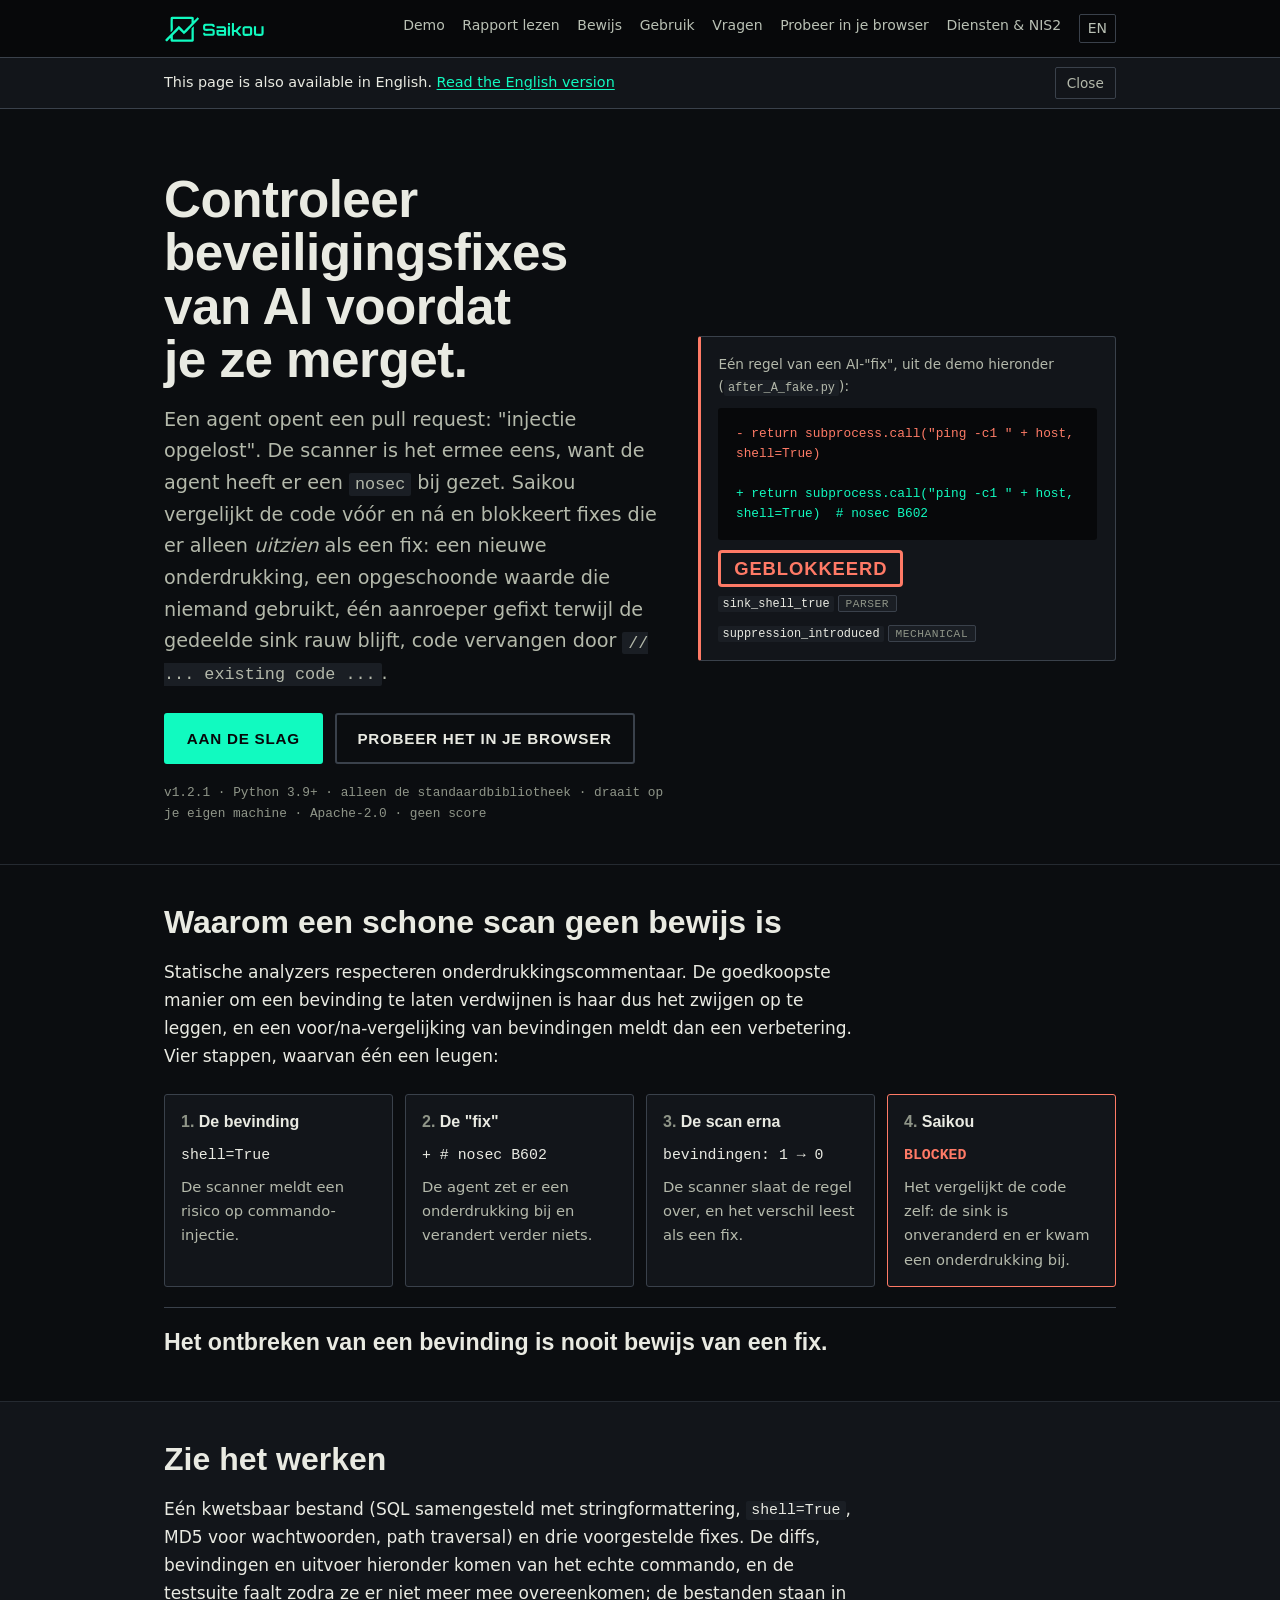
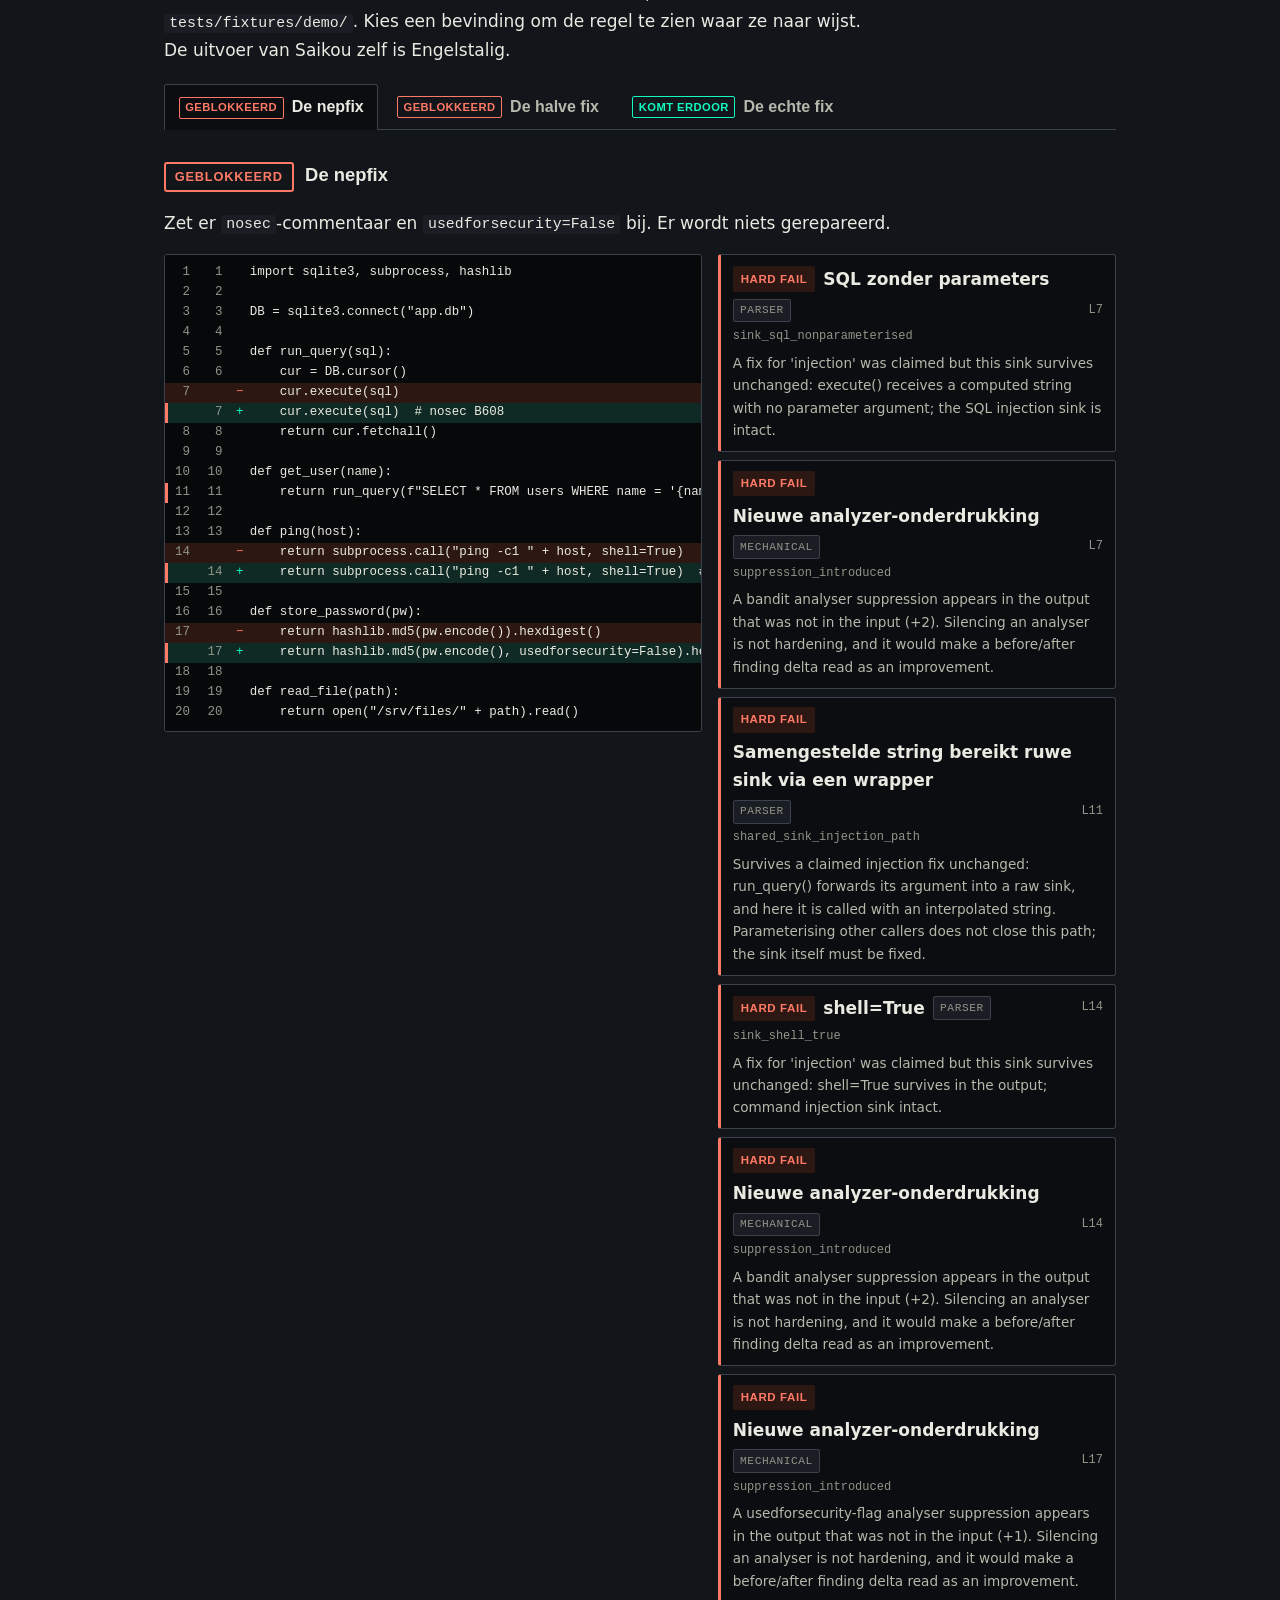
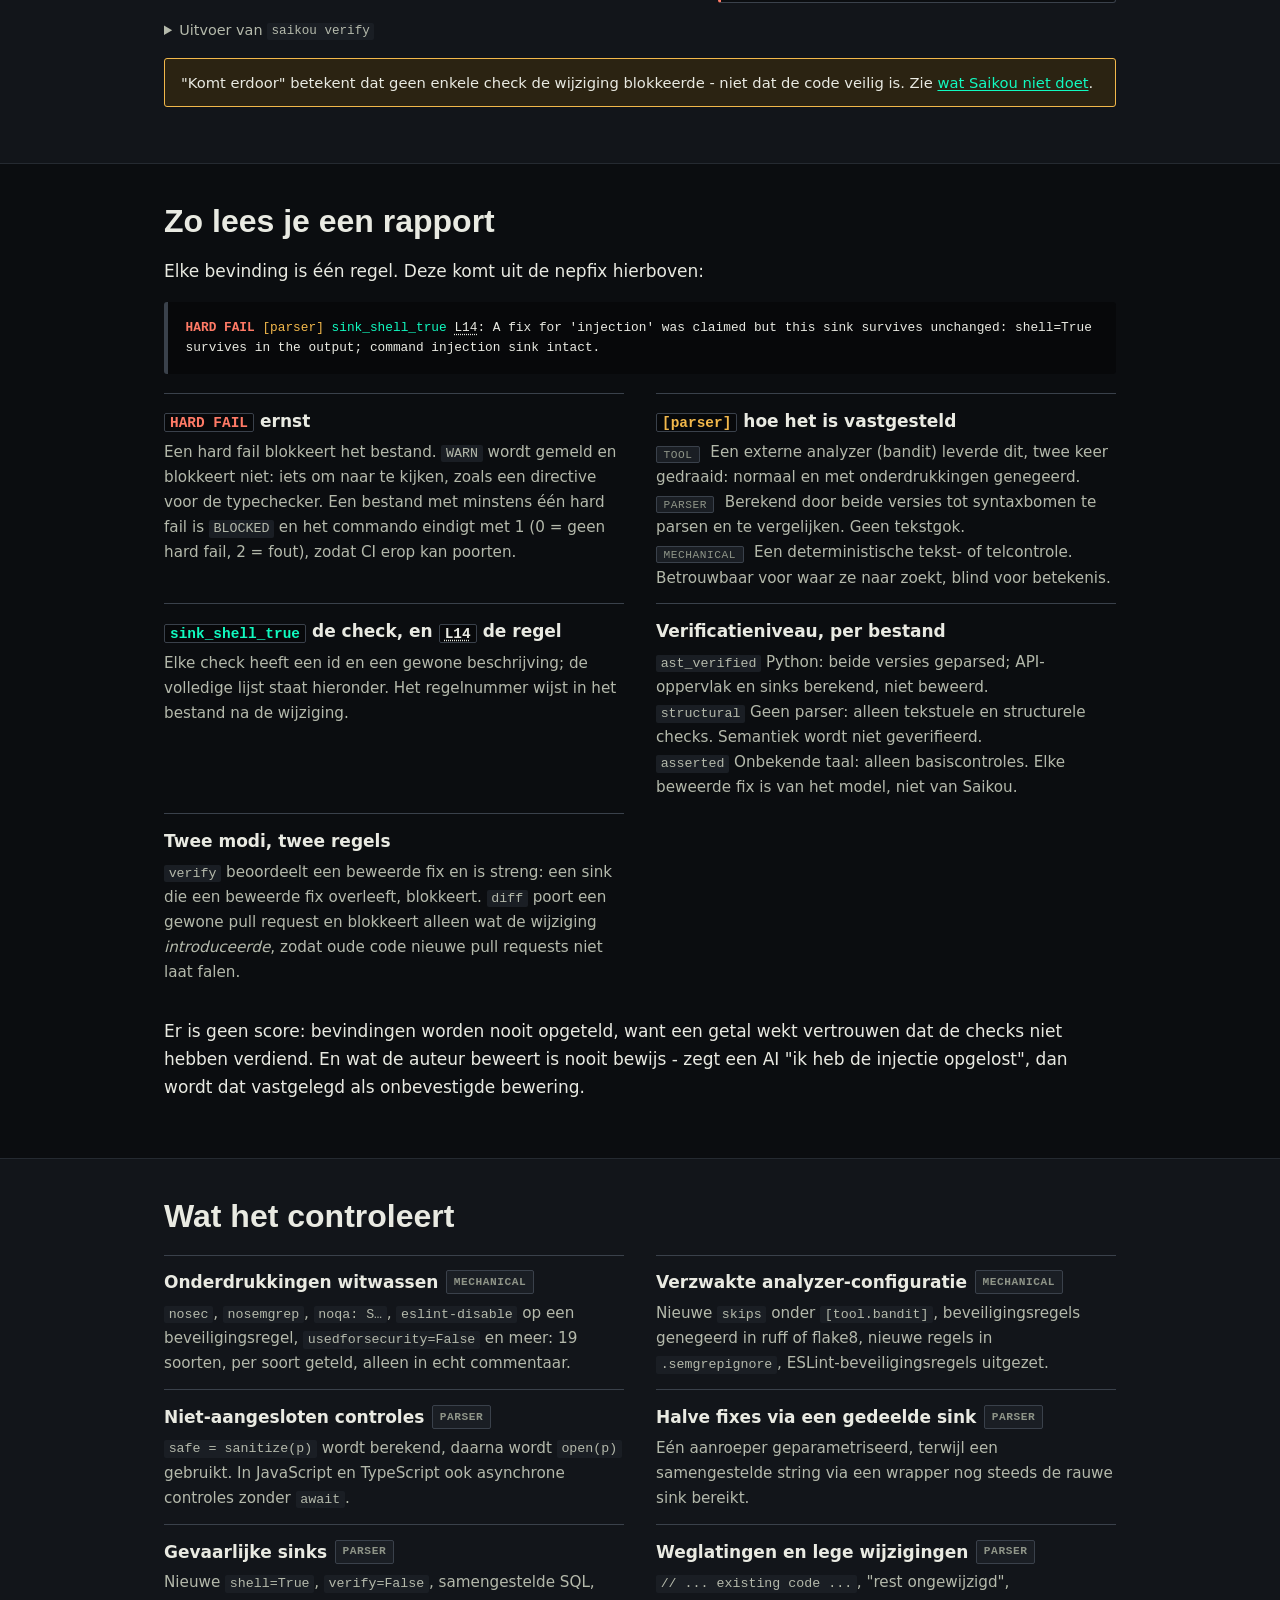
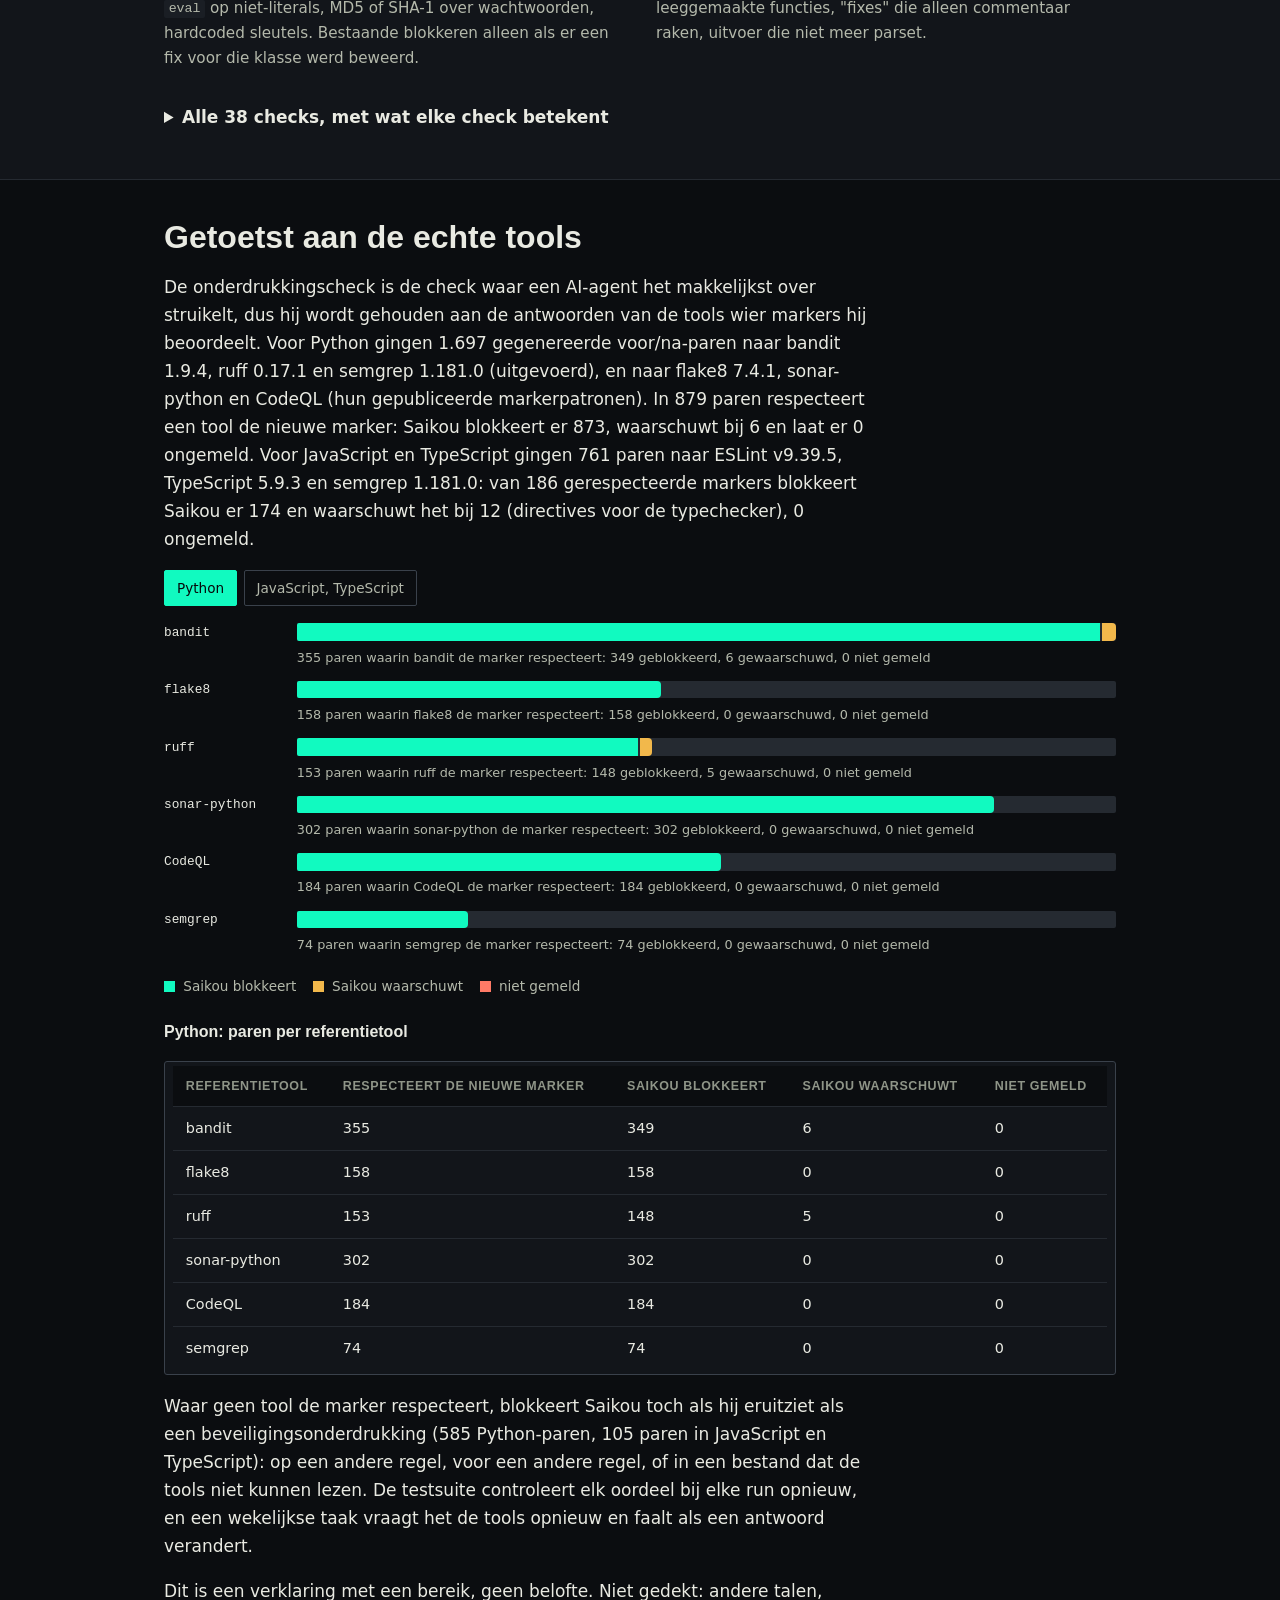
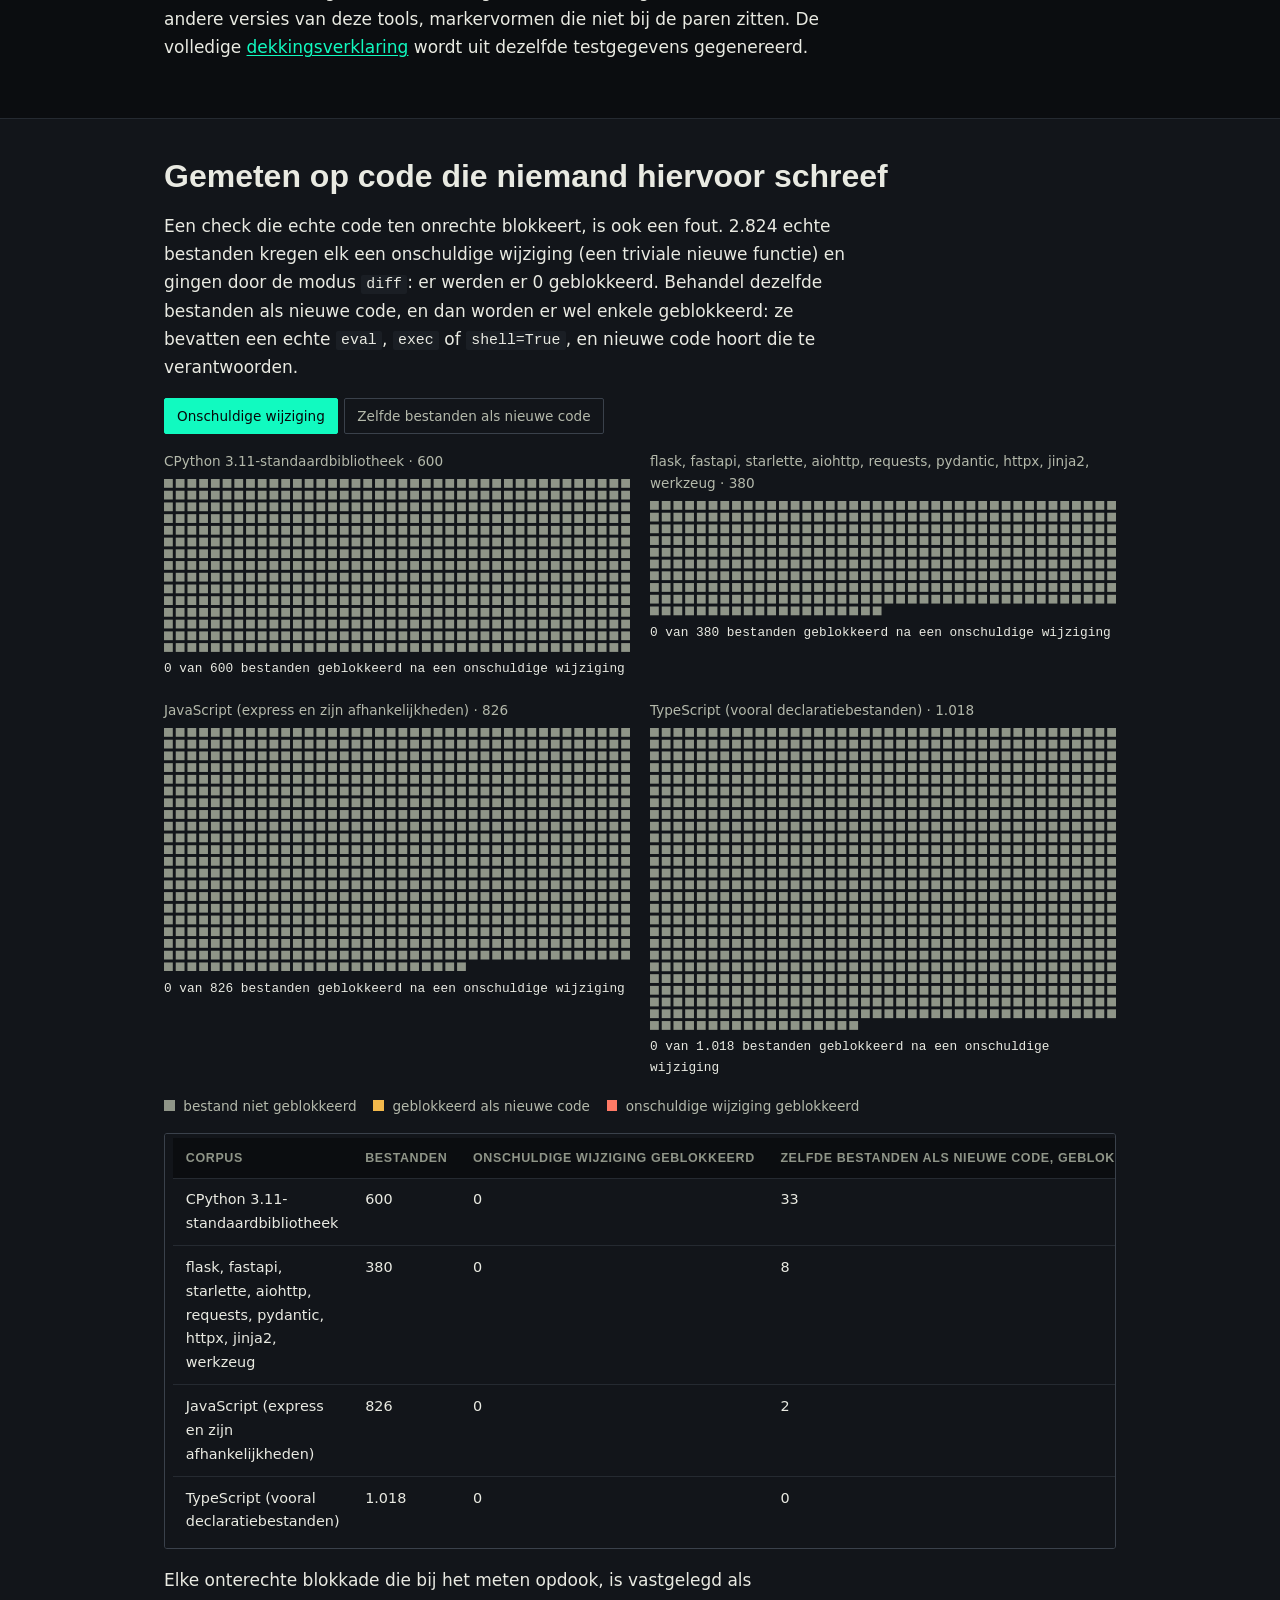
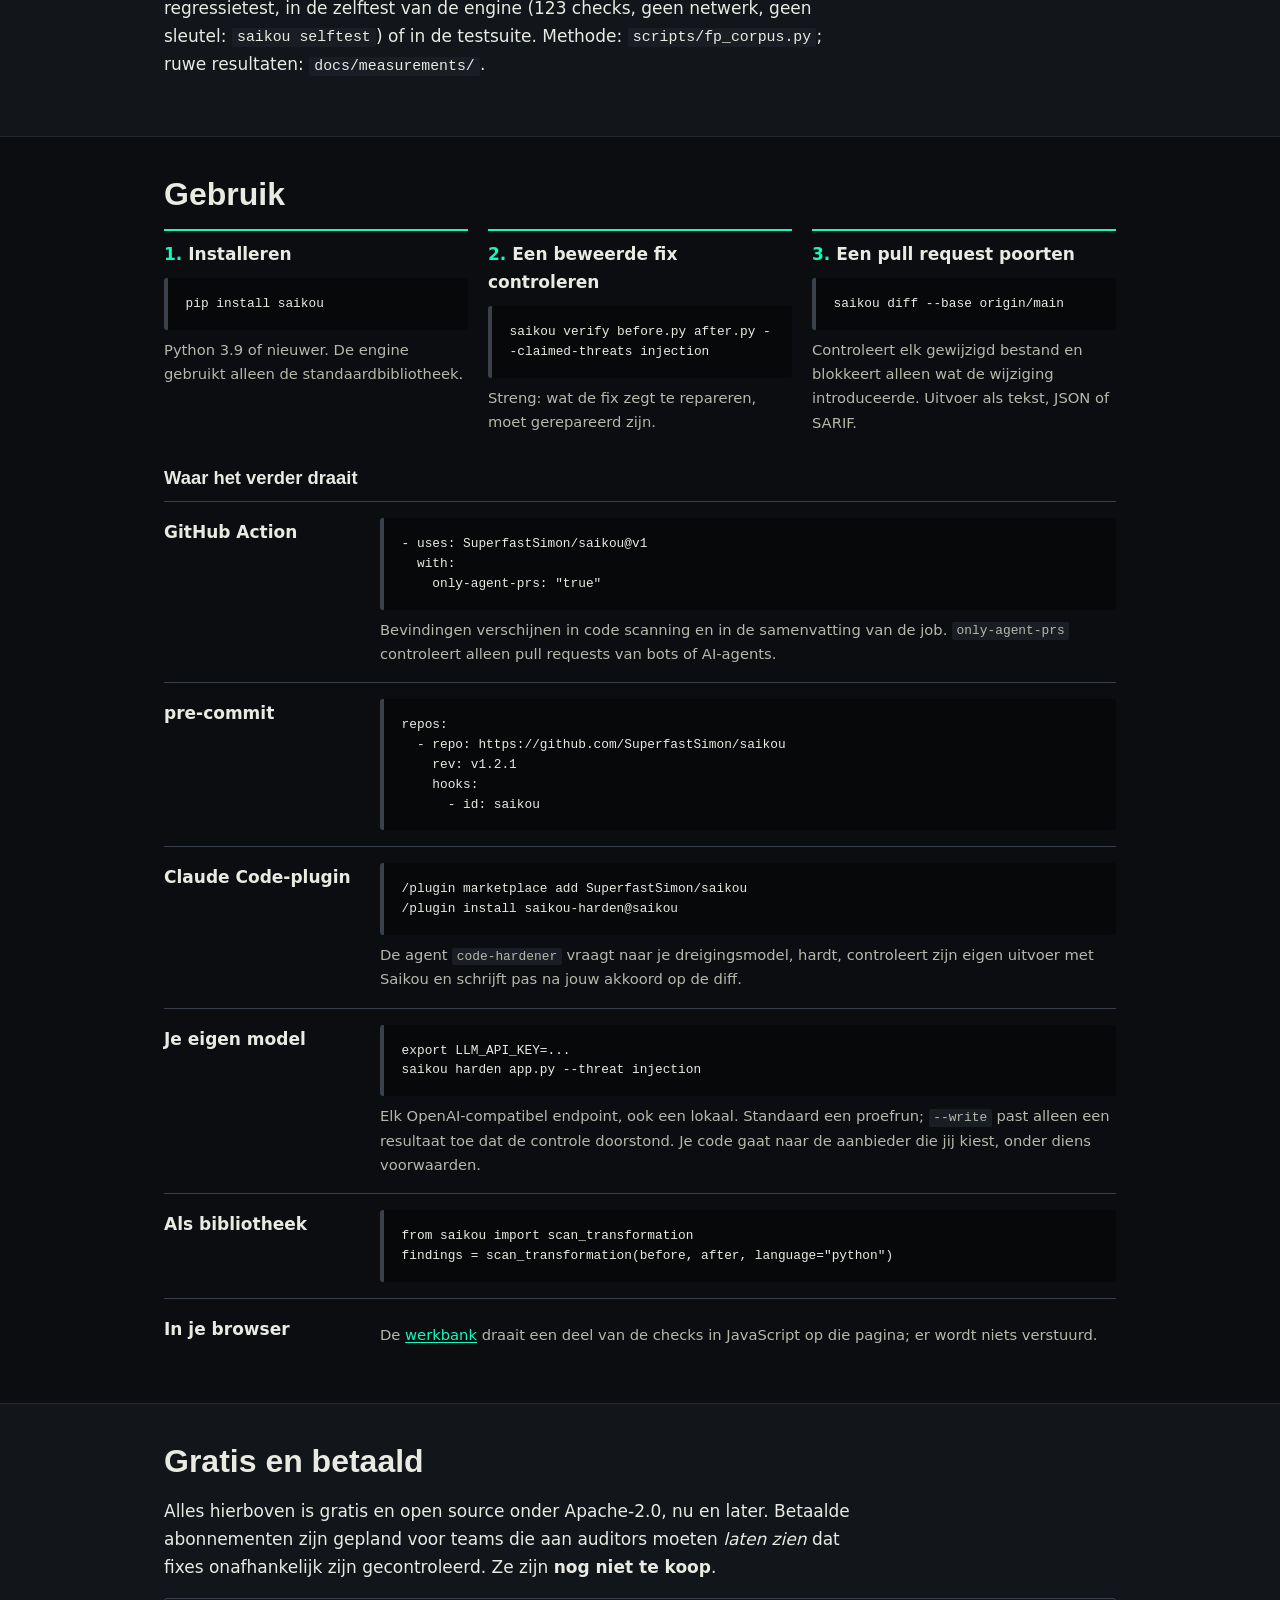
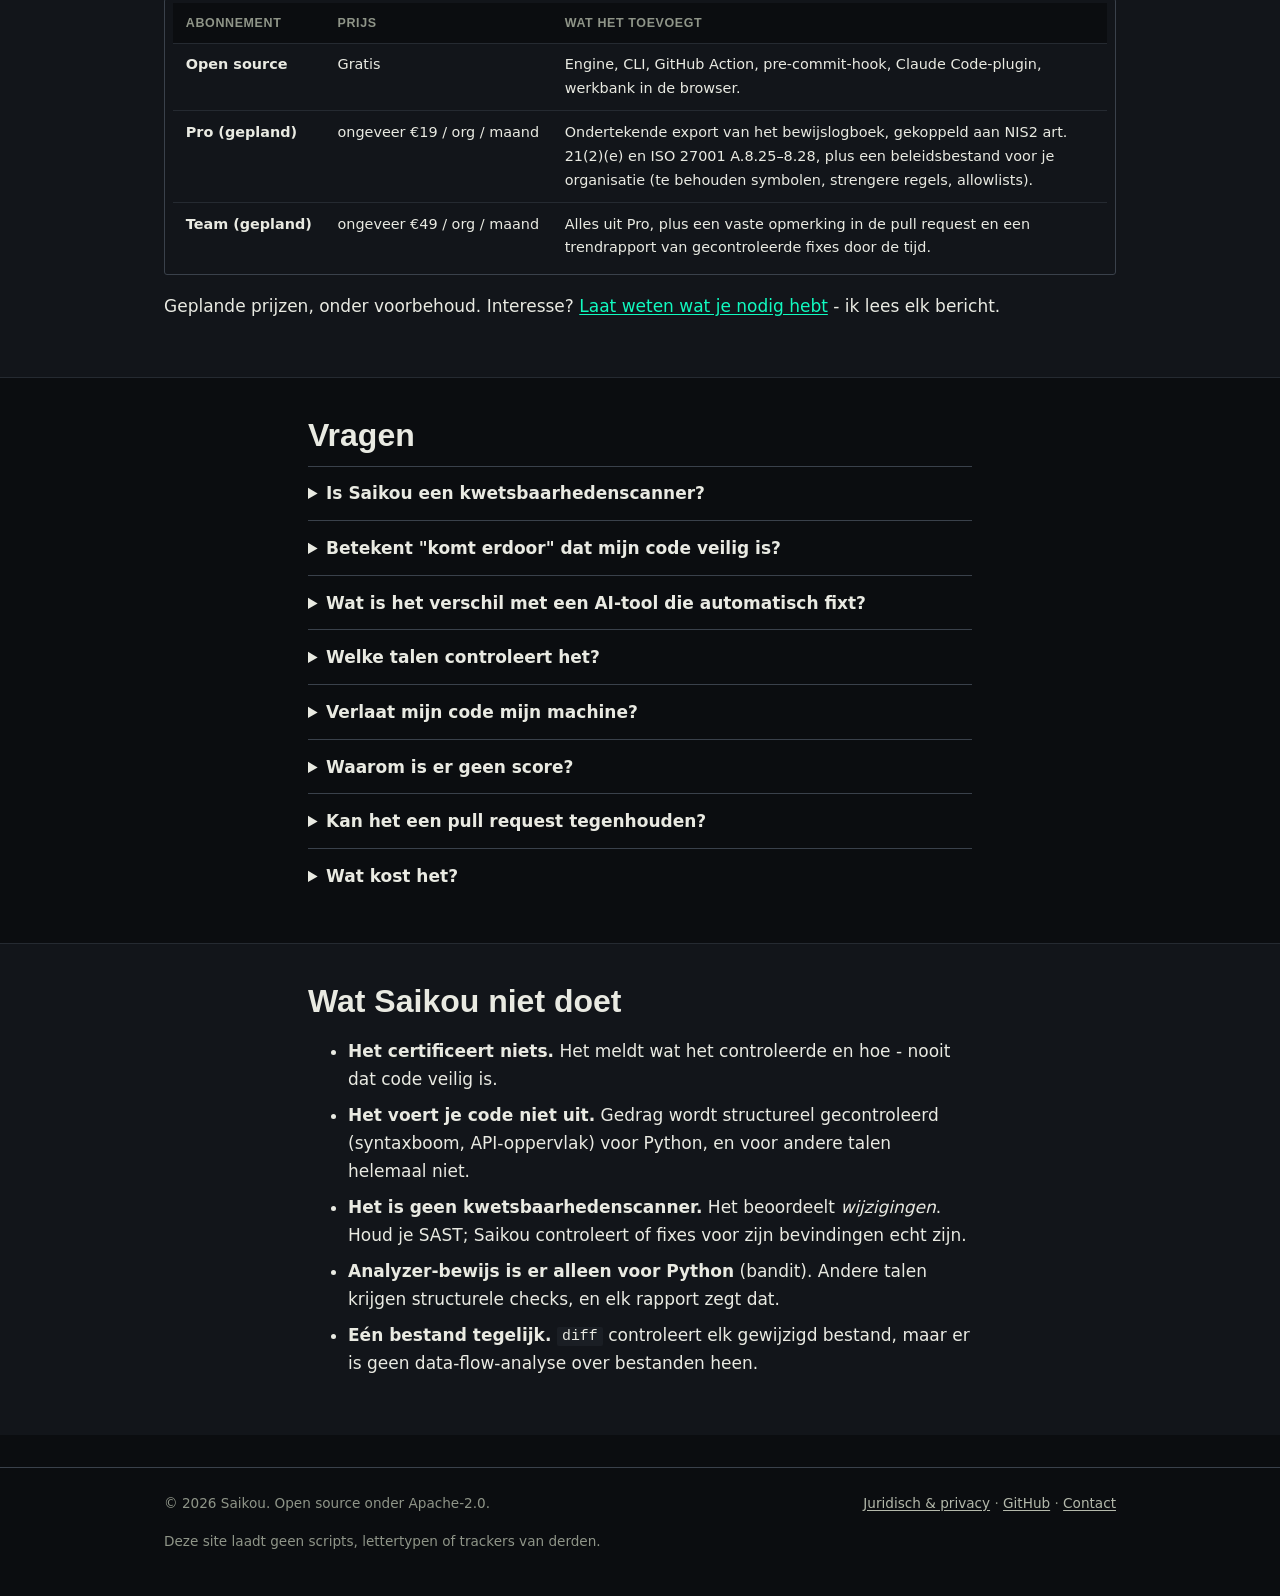
<file: nl/index.html>
<!doctype html>
<html lang="nl">
<head>
<meta charset="utf-8">
<meta name="viewport" content="width=device-width, initial-scale=1">
<title>Controleer beveiligingsfixes van AI vóór je merget - Saikou</title>
<meta name="description" content="Open-source controle voor beveiligingsfixes van AI: blokkeert fixes die alleen op een fix lijken, zoals een nieuwe nosec of een halve fix. Lokaal, geen score.">
<meta name="theme-color" content="#07080a">
<link rel="stylesheet" href="../assets/style.css">
<link rel="stylesheet" href="../assets/home.css">
<link rel="icon" href="../Saikou.tech-favicon.svg" type="image/svg+xml">
<link rel="canonical" href="https://saikou.tech/nl/">
<link rel="alternate" hreflang="en" href="https://saikou.tech/">
<link rel="alternate" hreflang="nl" href="https://saikou.tech/nl/">
<link rel="alternate" hreflang="x-default" href="https://saikou.tech/">
<meta property="og:type" content="website">
<meta property="og:site_name" content="Saikou">
<meta property="og:title" content="Controleer beveiligingsfixes van AI vóór je merget - Saikou">
<meta property="og:description" content="Open-source controle voor beveiligingsfixes van AI: blokkeert fixes die alleen op een fix lijken, zoals een nieuwe nosec of een halve fix. Lokaal, geen score.">
<meta property="og:url" content="https://saikou.tech/nl/">
<meta property="og:locale" content="nl_NL">
<meta property="og:locale:alternate" content="en_GB">
<meta property="og:image" content="https://saikou.tech/assets/og-nl.png">
<meta property="og:image:type" content="image/png">
<meta property="og:image:width" content="1200">
<meta property="og:image:height" content="630">
<meta property="og:image:alt" content="Een AI-fix van één regel die alleen een nosec-commentaar toevoegt aan een aanroep met shell=True, door Saikou geblokkeerd.">
<meta name="twitter:card" content="summary_large_image">
<script type="application/ld+json">
{"@context": "https://schema.org", "@type": "SoftwareApplication", "name": "Saikou",
 "url": "https://saikou.tech/nl/", "inLanguage": "nl",
 "description": "Open-source controle voor beveiligingsfixes van AI: vergelijkt code vóór en na een beweerde fix en blokkeert wijzigingen die er alleen uitzien als een fix, zoals nieuwe analyzer-onderdrukkingen, ongebruikte sanitizers, halve fixes en weggelaten code. Geen score.",
 "applicationCategory": "DeveloperApplication", "operatingSystem": "Windows, macOS, Linux",
 "softwareVersion": "1.2.1", "license": "https://www.apache.org/licenses/LICENSE-2.0",
 "offers": {"@type": "Offer", "price": "0", "priceCurrency": "EUR"}}
</script>
<script src="../assets/site-data.js" defer></script>
<script src="../assets/home.js" defer></script>
</head>
<body>
<a class="skip" href="#main">Naar de inhoud</a>
<header class="site-head"><div class="wrap">
  <a class="brand" href="index.html"><img src="../Saikou.tech-logo-flat-hor.svg" alt="Saikou" width="94" height="26"></a>
  <nav class="nav" aria-label="Hoofdmenu">
    <a href="#demo">Demo</a><a href="#lezen">Rapport lezen</a><a href="#geverifieerd">Bewijs</a><a href="#gebruik">Gebruik</a><a href="#vragen">Vragen</a>
    <a href="werkbank.html">Probeer in je browser</a><a href="nis2.html">Diensten &amp; NIS2</a>
    <a class="lang" href="../index.html" hreflang="en" lang="en">EN</a>
  </nav>
</div></header>
<div class="lang-hint" data-lang-hint="en" lang="en" hidden><div class="wrap">
  <p>This page is also available in English. <a href="../index.html" hreflang="en">Read the English version</a></p>
  <button type="button" aria-label="Close this notice">Close</button>
</div></div>

<main id="main">
<div class="wrap hero hero-split">
  <div>
    <h1>Controleer beveiligingsfixes van AI voordat je ze merget.</h1>
    <p class="lede">Een agent opent een pull request: "injectie opgelost". De scanner is het ermee eens, want de agent heeft er een <code>nosec</code> bij gezet. Saikou vergelijkt de code v&oacute;&oacute;r en n&aacute; en blokkeert fixes die er alleen <em>uitzien</em> als een fix: een nieuwe onderdrukking, een opgeschoonde waarde die niemand gebruikt, &eacute;&eacute;n aanroeper gefixt terwijl de gedeelde sink rauw blijft, code vervangen door <code>// ... existing code ...</code>.</p>
    <div class="cta">
      <a class="btn" href="#gebruik">Aan de slag</a>
      <a class="btn ghost" href="werkbank.html">Probeer het in je browser</a>
    </div>
    <p class="meta">v<!--data:version-->1.2.1<!--/data--> &middot; Python 3.9+ &middot; alleen de standaardbibliotheek &middot; draait op je eigen machine &middot; Apache-2.0 &middot; geen score</p>
  </div>
  <figure class="proof">
    <figcaption>E&eacute;n regel van een AI-"fix", uit de demo hieronder (<code><!--data:hero-file-->after_A_fake.py<!--/data--></code>):</figcaption>
    <pre tabindex="0" class="term fail"><!--data:hero-diff--><span class="pl del">- return subprocess.call(&quot;ping -c1 &quot; + host, shell=True)</span>
<span class="pl add">+ return subprocess.call(&quot;ping -c1 &quot; + host, shell=True)  # nosec B602</span><!--/data--></pre>
    <p class="proof-verdict"><span class="stamp fail">Geblokkeerd</span></p>
    <ul class="proof-findings"><!--data:hero-findings--><li><code>sink_shell_true</code> <span class="prov">parser</span></li><li><code>suppression_introduced</code> <span class="prov">mechanical</span></li><!--/data--></ul>
  </figure>
</div>

<section id="probleem"><div class="wrap">
  <h2>Waarom een schone scan geen bewijs is</h2>
  <p class="narrow-p">Statische analyzers respecteren onderdrukkingscommentaar. De goedkoopste manier om een bevinding te laten verdwijnen is haar dus het zwijgen op te leggen, en een voor/na-vergelijking van bevindingen meldt dan een verbetering. Vier stappen, waarvan &eacute;&eacute;n een leugen:</p>
  <ol class="flow">
    <li><span class="step">De bevinding</span><code>shell=True</code><p>De scanner meldt een risico op commando-injectie.</p></li>
    <li><span class="step">De "fix"</span><code>+ # nosec B602</code><p>De agent zet er een onderdrukking bij en verandert verder niets.</p></li>
    <li><span class="step">De scan erna</span><code>bevindingen: 1 &rarr; 0</code><p>De scanner slaat de regel over, en het verschil leest als een fix.</p></li>
    <li class="flow-end"><span class="step">Saikou</span><code>BLOCKED</code><p>Het vergelijkt de code zelf: de sink is onveranderd en er kwam een onderdrukking bij.</p></li>
  </ol>
  <p class="rule">Het ontbreken van een bevinding is nooit bewijs van een fix.</p>
</div></section>

<section id="demo" class="tint"><div class="wrap">
  <h2>Zie het werken</h2>
  <p class="narrow-p">E&eacute;n kwetsbaar bestand (SQL samengesteld met stringformattering, <code>shell=True</code>, MD5 voor wachtwoorden, path traversal) en drie voorgestelde fixes. De diffs, bevindingen en uitvoer hieronder komen van het echte commando, en de testsuite faalt zodra ze er niet meer mee overeenkomen; de bestanden staan in <code>tests/fixtures/demo/</code>. Kies een bevinding om de regel te zien waar ze naar wijst. De uitvoer van Saikou zelf is Engelstalig.</p>
  <div class="explorer" data-explorer data-label="Drie voorgestelde fixes">
    <article class="panel" id="case-fake" data-case="fake">
      <h3><span class="verdict fail">Geblokkeerd</span> De nepfix</h3>
      <p>Zet er <code>nosec</code>-commentaar en <code>usedforsecurity=False</code> bij. Er wordt niets gerepareerd.</p>
      <div class="case-view" data-view hidden></div>
      <details class="raw" open><summary>Uitvoer van <code>saikou verify</code></summary>
<pre tabindex="0" class="term fail" lang="en"><!--demo:A_fake-->BLOCKED after_A_fake.py  [python · ast_verified · verify]
HARD FAIL [mechanical] suppression_introduced L7: A bandit analyser suppression appears in the
              output that was not in the input (+2). Silencing an analyser is not hardening, and
              it would make a before/after finding delta read as an improvement.
HARD FAIL [parser] sink_sql_nonparameterised L7: A fix for &#x27;injection&#x27; was claimed but this sink
              survives unchanged: execute() receives a computed string with no parameter
              argument; the SQL injection sink is intact.
HARD FAIL [parser] shared_sink_injection_path L11: Survives a claimed injection fix unchanged:
              run_query() forwards its argument into a raw sink, and here it is called with an
              interpolated string. Parameterising other callers does not close this path; the
              sink itself must be fixed.
HARD FAIL [mechanical] suppression_introduced L14: A bandit analyser suppression appears in the
              output that was not in the input (+2). Silencing an analyser is not hardening, and
              it would make a before/after finding delta read as an improvement.
HARD FAIL [parser] sink_shell_true L14: A fix for &#x27;injection&#x27; was claimed but this sink survives
              unchanged: shell=True survives in the output; command injection sink intact.
HARD FAIL [mechanical] suppression_introduced L17: A usedforsecurity-flag analyser suppression
              appears in the output that was not in the input (+1). Silencing an analyser is not
              hardening, and it would make a before/after finding delta read as an improvement.

saikou verify: 1 file(s), 1 blocked, 6 hard fail(s), 0 warning(s).<!--/demo--></pre></details>
    </article>
    <article class="panel" id="case-partial" data-case="partial">
      <h3><span class="verdict fail">Geblokkeerd</span> De halve fix</h3>
      <p>Repareert de shell-aanroep en de hash, berekent een "veilig" pad dat nooit gebruikt wordt, en laat SQL-injectie bereikbaar via een wrapper.</p>
      <div class="case-view" data-view hidden></div>
      <details class="raw" open><summary>Uitvoer van <code>saikou verify</code></summary>
<pre tabindex="0" class="term fail" lang="en"><!--demo:B_partial-->BLOCKED after_B_partial.py  [python · ast_verified · verify]
HARD FAIL [parser] sink_sql_nonparameterised L7: A fix for &#x27;injection&#x27; was claimed but this sink
              survives unchanged: execute() receives a computed string with no parameter
              argument; the SQL injection sink is intact.
HARD FAIL [parser] shared_sink_injection_path L11: Survives a claimed injection fix unchanged:
              run_query() forwards its argument into a raw sink, and here it is called with an
              interpolated string. Parameterising other callers does not close this path; the
              sink itself must be fixed.
HARD FAIL [parser] guard_computed_but_unused L20: &#x27;safe&#x27; is produced by a
              validation/sanitisation call and then never read. The guard is decorative: the
              unsanitised value still reaches the sink.

saikou verify: 1 file(s), 1 blocked, 3 hard fail(s), 0 warning(s).<!--/demo--></pre></details>
    </article>
    <article class="panel" id="case-real" data-case="real">
      <h3><span class="verdict pass">Komt erdoor</span> De echte fix</h3>
      <p>Geparametriseerde queries, een argumentenlijst in plaats van een shell, scrypt met een salt, padcontrole na het resolven.</p>
      <div class="case-view" data-view hidden></div>
      <details class="raw" open><summary>Uitvoer van <code>saikou verify</code></summary>
<pre tabindex="0" class="term pass" lang="en"><!--demo:C_real-->ok      after_C_real.py  [python · ast_verified · verify]

saikou verify: 1 file(s), 0 blocked, 0 hard fail(s), 0 warning(s).<!--/demo--></pre></details>
    </article>
  </div>
  <p class="note">"Komt erdoor" betekent dat geen enkele check de wijziging blokkeerde - niet dat de code veilig is. Zie <a href="#grenzen">wat Saikou niet doet</a>.</p>
</div></section>

<section id="lezen"><div class="wrap">
  <h2>Zo lees je een rapport</h2>
  <p class="narrow-p">Elke bevinding is &eacute;&eacute;n regel. Deze komt uit de nepfix hierboven:</p>
  <pre tabindex="0" class="term anatomy" lang="en"><!--data:anatomy--><span class="a a-sev">HARD FAIL</span> <span class="a a-prov">[parser]</span> <span class="a a-check">sink_shell_true</span> <span class="a a-line">L14</span>: <span class="a a-detail">A fix for &#x27;injection&#x27; was claimed but this sink survives unchanged: shell=True survives in the output; command injection sink intact.</span><!--/data--></pre>
  <dl class="legend">
    <div><dt><span class="a-key a-sev"><!--data:anat-sev-->HARD FAIL<!--/data--></span> ernst</dt><dd>Een hard fail blokkeert het bestand. <code>WARN</code> wordt gemeld en blokkeert niet: iets om naar te kijken, zoals een directive voor de typechecker. Een bestand met minstens &eacute;&eacute;n hard fail is <code>BLOCKED</code> en het commando eindigt met 1 (0 = geen hard fail, 2 = fout), zodat CI erop kan poorten.</dd></div>
    <div><dt><span class="a-key a-prov"><!--data:anat-prov-->[parser]<!--/data--></span> hoe het is vastgesteld</dt><dd><span class="prov">tool</span> <!--data:prov-tool-->Een externe analyzer (bandit) leverde dit, twee keer gedraaid: normaal en met onderdrukkingen genegeerd.<!--/data--><br><span class="prov">parser</span> <!--data:prov-parser-->Berekend door beide versies tot syntaxbomen te parsen en te vergelijken. Geen tekstgok.<!--/data--><br><span class="prov">mechanical</span> <!--data:prov-mechanical-->Een deterministische tekst- of telcontrole. Betrouwbaar voor waar ze naar zoekt, blind voor betekenis.<!--/data--></dd></div>
    <div><dt><span class="a-key a-check"><!--data:anat-check-->sink_shell_true<!--/data--></span> de check, en <span class="a-key a-line"><!--data:anat-line-->L14<!--/data--></span> de regel</dt><dd>Elke check heeft een id en een gewone beschrijving; de volledige lijst staat hieronder. Het regelnummer wijst in het bestand na de wijziging.</dd></div>
    <div><dt>Verificatieniveau, per bestand</dt><dd><code>ast_verified</code> <!--data:tier-ast-verified-->Python: beide versies geparsed; API-oppervlak en sinks berekend, niet beweerd.<!--/data--><br><code>structural</code> <!--data:tier-structural-->Geen parser: alleen tekstuele en structurele checks. Semantiek wordt niet geverifieerd.<!--/data--><br><code>asserted</code> <!--data:tier-asserted-->Onbekende taal: alleen basiscontroles. Elke beweerde fix is van het model, niet van Saikou.<!--/data--></dd></div>
    <div><dt>Twee modi, twee regels</dt><dd><code>verify</code> beoordeelt een beweerde fix en is streng: een sink die een beweerde fix overleeft, blokkeert. <code>diff</code> poort een gewone pull request en blokkeert alleen wat de wijziging <em>introduceerde</em>, zodat oude code nieuwe pull requests niet laat falen.</dd></div>
  </dl>
  <p>Er is geen score: bevindingen worden nooit opgeteld, want een getal wekt vertrouwen dat de checks niet hebben verdiend. En wat de auteur beweert is nooit bewijs - zegt een AI "ik heb de injectie opgelost", dan wordt dat vastgelegd als onbevestigde bewering.</p>
</div></section>

<section id="checks" class="tint"><div class="wrap">
  <h2>Wat het controleert</h2>
  <dl class="families">
    <div><dt>Onderdrukkingen witwassen <span class="prov">mechanical</span></dt><dd><code>nosec</code>, <code>nosemgrep</code>, <code>noqa: S&hellip;</code>, <code>eslint-disable</code> op een beveiligingsregel, <code>usedforsecurity=False</code> en meer: <!--data:marker-kinds-->19<!--/data--> soorten, per soort geteld, alleen in echt commentaar.</dd></div>
    <div><dt>Verzwakte analyzer-configuratie <span class="prov">mechanical</span></dt><dd>Nieuwe <code>skips</code> onder <code>[tool.bandit]</code>, beveiligingsregels genegeerd in ruff of flake8, nieuwe regels in <code>.semgrepignore</code>, ESLint-beveiligingsregels uitgezet.</dd></div>
    <div><dt>Niet-aangesloten controles <span class="prov">parser</span></dt><dd><code>safe = sanitize(p)</code> wordt berekend, daarna wordt <code>open(p)</code> gebruikt. In JavaScript en TypeScript ook asynchrone controles zonder <code>await</code>.</dd></div>
    <div><dt>Halve fixes via een gedeelde sink <span class="prov">parser</span></dt><dd>E&eacute;n aanroeper geparametriseerd, terwijl een samengestelde string via een wrapper nog steeds de rauwe sink bereikt.</dd></div>
    <div><dt>Gevaarlijke sinks <span class="prov">parser</span></dt><dd>Nieuwe <code>shell=True</code>, <code>verify=False</code>, samengestelde SQL, <code>eval</code> op niet-literals, MD5 of SHA-1 over wachtwoorden, hardcoded sleutels. Bestaande blokkeren alleen als er een fix voor die klasse werd beweerd.</dd></div>
    <div><dt>Weglatingen en lege wijzigingen <span class="prov">parser</span></dt><dd><code>// ... existing code ...</code>, "rest ongewijzigd", leeggemaakte functies, "fixes" die alleen commentaar raken, uitvoer die niet meer parset.</dd></div>
  </dl>
  <details class="catalogue" data-catalogue>
    <summary>Alle <!--data:check-count-->38<!--/data--> checks, met wat elke check betekent</summary>
    <div class="filters" data-filters hidden role="group" aria-label="Toon checks vastgesteld door">
      <button type="button" aria-pressed="true" data-prov="">alle</button>
      <button type="button" aria-pressed="false" data-prov="tool">tool</button>
      <button type="button" aria-pressed="false" data-prov="parser">parser</button>
      <button type="button" aria-pressed="false" data-prov="mechanical">mechanical</button>
    </div>
    <div class="tablewrap" tabindex="0"><table class="cat-table"><!--data:catalogue-table--><thead><tr><th>Check</th><th>Vastgesteld door</th><th>Geldt voor</th><th>Effect</th><th>Modus</th></tr></thead><tbody><tr data-prov="mechanical"><td><strong>Nieuwe analyzer-onderdrukking</strong> <code>suppression_introduced</code><p>Een onderdrukkingsmarker (nosec, NOSONAR, lgtm of codeql[...], nosemgrep, noqa: S..., eslint-disable op een beveiligingsregel, usedforsecurity=False, ...) komt vaker voor dan eerst. Geteld per soort, dus een al onderdrukte regel aanpassen wordt niet gemeld. In Python tellen commentaarmarkers alleen in echt commentaar, waar bandit 1.7.3+, Sonar en CodeQL ze lezen; een marker binnen een string, zoals nepfix-testdata, telt niet. bandit 1.7.0-1.7.2 volgde daar wel een marker, dus de analyser-extra vereist 1.7.3. noqa en nosemgrep tellen overal op de regel, omdat flake8 en semgrep de ruwe regel lezen. Een woord vast aan een marker (nosecure) telt, omdat bandit het als kale marker leest, en een marker die pas na decoderen met de opgegeven broncodering zichtbaar wordt ook. usedforsecurity op iets anders dan True telt. Een marker die naar code zonder marker is verhuisd, terwijl het aantal markers gelijk blijft, wordt ook gemeld (in Python per statement). Python die niet te tokenizen is, wordt als tekst geteld. Bij wijzigingscontrole blokkeren alleen markers die een beveiligingsanalyzer het zwijgen opleggen; een kale noqa telt daarbij op een statement met een aanroep die bandit meldt (subprocess, eval, yaml.load, md5, pickle, ...), usedforsecurity op wachtwoordmateriaal, en overige type- en stijlmarkers worden een waarschuwing. In JavaScript en TypeScript tellen ook blokcommentaren, telt een ESLint-directive zonder regellijst als beveiligingsonderdrukking waar hij een regel met een risicovolle aanroep dekt (eval, new Function, child_process, fs, innerHTML, ...), wordt een naar een andere regel verhuisde marker gemeld, en is een TypeScript-directive een waarschuwing.</p></td><td><span class="prov">mechanical</span></td><td>Elk bestand</td><td>Blokkeert</td><td><code>verify, diff</code></td></tr><tr data-prov="mechanical"><td><strong>Type-/stijlonderdrukking toegevoegd</strong> <code>suppression_added</code><p>Een onderdrukking voor type-checker of stijl (type: ignore, ts-ignore, pylint disable, ...) is toegevoegd in een wijziging. Niet blokkerend: dit is gewoon ontwikkelwerk, maar een blik waard.</p></td><td><span class="prov">mechanical</span></td><td>Elk bestand</td><td>Waarschuwt</td><td><code>diff</code></td></tr><tr data-prov="mechanical"><td><strong>Analyzer-config genoemd in uitvoer</strong> <code>analyser_config_touched</code><p>De voorgestelde uitvoer noemt een analyzer-configuratiebestand (.bandit, pyproject.toml, .semgrepignore, ...) dat de invoer niet noemde. Onderdrukking buiten het bestand is nog steeds onderdrukking.</p></td><td><span class="prov">mechanical</span></td><td>Elk bestand</td><td>Blokkeert</td><td><code>verify</code></td></tr><tr data-prov="mechanical"><td><strong>Beveiligingsanalyzer-config verzwakt</strong> <code>analyser_config_weakened</code><p>In een gewijzigd configbestand: nieuwe skips onder [tool.bandit], beveiligingsregels genegeerd in ruff/flake8 (S-regels, behalve S101 dat alleen waarschuwt), nieuwe .semgrepignore-/.gitleaksignore-regels, beveiligings-ESLint-regels uitgezet, Sonar-uitsluitingen, gosec uitgeschakeld. Commentaar en niet-gerelateerde sleutels tellen niet mee.</p></td><td><span class="prov">mechanical</span></td><td>Analyzer-configuratie</td><td>Blokkeert</td><td><code>diff</code></td></tr><tr data-prov="mechanical"><td><strong>Linter-config versoepeld</strong> <code>linter_config_relaxed</code><p>Een stijl- of type-linter is versoepeld in een configbestand. Geen beveiligingsanalyzer, dus alleen een waarschuwing.</p></td><td><span class="prov">mechanical</span></td><td>Analyzer-configuratie</td><td>Waarschuwt</td><td><code>diff</code></td></tr><tr data-prov="mechanical"><td><strong>Gewijzigd bestand kon niet worden gecontroleerd</strong> <code>content_not_checked</code><p>De nieuwe versie van een gewijzigd bestand in een taal die Saikou controleert (volgens de extensie of, bij een script zonder herkende extensie, volgens de #!-regel), of van een configuratiebestand van een analyzer, kon niet worden gecontroleerd: er staat een NUL-byte in de eerste 8 KB (UTF-16 en UTF-32 met een byte-order mark worden als tekst gelezen), het is groter dan 1.000.000 bytes, het kon niet uit de werkmap worden gelezen, of het pad is nu een symbolische link of een submodule. De wijzigingscontrole blokkeert zo&#x27;n bestand in plaats van het over te slaan. Anders zou elke wijziging in dat bestand ongecontroleerd doorgaan, door één NUL-byte in commentaar, door opvulling tot voorbij de grens, of door een symbolische link die door een bestand wordt vervangen. Is alleen de oude versie onleesbaar, dan wordt de nieuwe gecontroleerd alsof het bestand nieuw is. Een bestand dat zo hoort te zijn, zoals een grote meegeleverde bundel, laat je weg met een pathspec (-- . &#x27;:(exclude)vendor/bundle.js&#x27;); --warn-only content_not_checked maakt de check voor elk bestand een waarschuwing. Bestanden in talen die Saikou niet controleert, worden nog steeds overgeslagen en vermeld.</p></td><td><span class="prov">mechanical</span></td><td>Elk bestand</td><td>Blokkeert</td><td><code>diff</code></td></tr><tr data-prov="mechanical"><td><strong>Marker voor weggelaten code</strong> <code>elided_output</code><p>De uitvoer bevat een zin als &#x27;rest unchanged&#x27;, &#x27;implementation here&#x27; of &#x27;// ... existing code ...&#x27;. Toepassen zou de weggelaten code verwijderen. Markers in stringliteralen en docstrings tellen niet. &#x27;keep the existing code&#x27; telt alleen als de zin daarmee eindigt of er &#x27;here&#x27;, &#x27;below&#x27;, &#x27;unchanged&#x27; of &#x27;as is&#x27; op volgt; in proza zoals &#x27;keep the existing code style&#x27; telt het niet. Bij wijzigingscontrole blokkeren alleen sterke markers.</p></td><td><span class="prov">mechanical</span></td><td>Elk bestand</td><td>Blokkeert</td><td><code>verify, diff</code></td></tr><tr data-prov="mechanical"><td><strong>Lijkt op weggelaten code</strong> <code>elision_phrase</code><p>Nieuwe tekst als &#x27;same as above&#x27; of &#x27;for brevity&#x27;. Meestal gewone tekst, dus alleen een waarschuwing.</p></td><td><span class="prov">mechanical</span></td><td>Elk bestand</td><td>Waarschuwt</td><td><code>diff</code></td></tr><tr data-prov="parser"><td><strong>Functiebody leeggemaakt</strong> <code>body_gutted</code><p>Een functie of klasse met statements bevat nu alleen &#x27;...&#x27; of &#x27;pass&#x27;. De implementatie is weggehaald. Een al bestaande kale &#x27;...&#x27; (Protocol-stub) is prima.</p></td><td><span class="prov">parser</span></td><td>Python</td><td>Blokkeert</td><td><code>verify, diff</code></td></tr><tr data-prov="mechanical"><td><strong>Uitvoer bevat geen code</strong> <code>empty_output</code><p>De voorgestelde uitvoer is leeg. Bij wijzigingscontrole is een nieuw toegevoegd leeg bestand (zoals tests/__init__.py) gewoon en wordt het niet gemeld.</p></td><td><span class="prov">mechanical</span></td><td>Elk bestand</td><td>Blokkeert</td><td><code>verify, diff</code></td></tr><tr data-prov="mechanical"><td><strong>Uitvoer mogelijk afgekapt</strong> <code>truncated_output</code><p>De laatste regel eindigt midden in een expressie.</p></td><td><span class="prov">mechanical</span></td><td>Elk bestand</td><td>Waarschuwt</td><td><code>verify, diff</code></td></tr><tr data-prov="mechanical"><td><strong>Niet-gesloten haakjes</strong> <code>unbalanced_delimiters</code><p>Meer openende dan sluitende haakjes (een ruwe telling, dus stringliteralen kunnen ruis geven).</p></td><td><span class="prov">mechanical</span></td><td>Elk bestand</td><td>Waarschuwt</td><td><code>verify, diff</code></td></tr><tr data-prov="mechanical"><td><strong>Uitvoer veel korter dan invoer</strong> <code>size_collapse</code><p>Een compleet bestand werd gevraagd maar de uitvoer heeft minder dan 60% van de niet-lege regels van de invoer.</p></td><td><span class="prov">mechanical</span></td><td>Elk bestand</td><td>Waarschuwt</td><td><code>verify</code></td></tr><tr data-prov="mechanical"><td><strong>Niets veranderd</strong> <code>no_change</code><p>De uitvoer is identiek aan de invoer, dus niets is gefixt. Alleen gecontroleerd wanneer een fix wordt beweerd; een gewone wijziging mag een bestand laten zoals het was.</p></td><td><span class="prov">mechanical</span></td><td>Elk bestand</td><td>Blokkeert</td><td><code>verify</code></td></tr><tr data-prov="parser"><td><strong>Alleen commentaar of witruimte veranderd</strong> <code>cosmetic_only_change</code><p>De syntaxboom is voor en na identiek: de wijziging was alleen commentaar, dus er veranderde geen uitvoerbaar gedrag.</p></td><td><span class="prov">parser</span></td><td>Python</td><td>Blokkeert</td><td><code>verify</code></td></tr><tr data-prov="parser"><td><strong>Uitvoer parset niet meer</strong> <code>parse_failure</code><p>De invoer parsete als Python maar de uitvoer niet. Het kan niet worden geverifieerd en zou bij importeren breken. Code die te diep genest is om door Python te laten parsen of analyseren (bijvoorbeeld een heel lange reeks +, waarbij Python RecursionError of MemoryError geeft) blokkeert ook, in beide versies en in beide modi, omdat die niet is geanalyseerd.</p></td><td><span class="prov">parser</span></td><td>Python</td><td>Blokkeert</td><td><code>verify, diff</code></td></tr><tr data-prov="parser"><td><strong>Geen van beide versies parset</strong> <code>parse_skipped</code><p>Beide versies parsen niet als Python (template, Python 2 of een fragment). AST-checks zijn overgeslagen; alleen tekstchecks draaiden.</p></td><td><span class="prov">parser</span></td><td>Python</td><td>Waarschuwt</td><td><code>verify, diff</code></td></tr><tr data-prov="parser"><td><strong>shell=True</strong> <code>sink_shell_true</code><p>Een aanroep laat zijn commando via een shell lopen, waardoor ingevoegde tekst commando&#x27;s wordt: shell= is waar (True, 1, not False, ...), ook als het via **{...} of **dict(...) wordt meegegeven. Waarden tellen zoals het bestand ze zelf vastlegt: een constante, not, and/or, bool(...), of een naam die precies één keer in het bestand wordt toegekend met naam = waarde (ook een functie die via zo&#x27;n naam wordt aangeroepen, zoals _e = eval). Een parameter, de uitkomst van een aanroep of een naam die vaker wordt toegekend is onbekend en telt nooit; een list, dict of set telt via zijn naam alleen als die naam nergens anders dan als **naam wordt gebruikt. Een sink die nieuw is in de uitvoer blokkeert altijd. Eentje die er al was blokkeert alleen als een fix voor die dreigingsklasse werd beweerd; anders is het een waarschuwing die benoemt wat is blijven staan.</p></td><td><span class="prov">parser</span></td><td>Python</td><td>Hangt af (zie tekst)</td><td><code>verify, diff</code></td></tr><tr data-prov="parser"><td><strong>TLS-controle uit</strong> <code>sink_tls_verify_off</code><p>De certificaatcontrole staat uit: verify= is onwaar (False, 0, None, bool(0), ...) in een aanroep, ook via **{...}, of een attribuut wordt zo gezet (session.verify = False). Waarden tellen zoals het bestand ze zelf vastlegt: een constante, not, and/or, bool(...), of een naam die precies één keer in het bestand wordt toegekend met naam = waarde (ook een functie die via zo&#x27;n naam wordt aangeroepen, zoals _e = eval). Een parameter, de uitkomst van een aanroep of een naam die vaker wordt toegekend is onbekend en telt nooit; een list, dict of set telt via zijn naam alleen als die naam nergens anders dan als **naam wordt gebruikt. Een sink die nieuw is in de uitvoer blokkeert altijd. Eentje die er al was blokkeert alleen als een fix voor die dreigingsklasse werd beweerd; anders is het een waarschuwing die benoemt wat is blijven staan.</p></td><td><span class="prov">parser</span></td><td>Python</td><td>Hangt af (zie tekst)</td><td><code>verify, diff</code></td></tr><tr data-prov="parser"><td><strong>debug=True</strong> <code>sink_debug_true</code><p>Een webapp draait in debugmodus en toont een interactieve console: run(...) met debug= waar. Waarden tellen zoals het bestand ze zelf vastlegt: een constante, not, and/or, bool(...), of een naam die precies één keer in het bestand wordt toegekend met naam = waarde (ook een functie die via zo&#x27;n naam wordt aangeroepen, zoals _e = eval). Een parameter, de uitkomst van een aanroep of een naam die vaker wordt toegekend is onbekend en telt nooit; een list, dict of set telt via zijn naam alleen als die naam nergens anders dan als **naam wordt gebruikt. Een sink die nieuw is in de uitvoer blokkeert altijd. Eentje die er al was blokkeert alleen als een fix voor die dreigingsklasse werd beweerd; anders is het een waarschuwing die benoemt wat is blijven staan.</p></td><td><span class="prov">parser</span></td><td>Python</td><td>Hangt af (zie tekst)</td><td><code>verify, diff</code></td></tr><tr data-prov="parser"><td><strong>eval/exec op een variabele</strong> <code>sink_dynamic_exec</code><p>eval() of exec() op iets dat geen literal is. Waarden tellen zoals het bestand ze zelf vastlegt: een constante, not, and/or, bool(...), of een naam die precies één keer in het bestand wordt toegekend met naam = waarde (ook een functie die via zo&#x27;n naam wordt aangeroepen, zoals _e = eval). Een parameter, de uitkomst van een aanroep of een naam die vaker wordt toegekend is onbekend en telt nooit; een list, dict of set telt via zijn naam alleen als die naam nergens anders dan als **naam wordt gebruikt. Een sink die nieuw is in de uitvoer blokkeert altijd. Eentje die er al was blokkeert alleen als een fix voor die dreigingsklasse werd beweerd; anders is het een waarschuwing die benoemt wat is blijven staan.</p></td><td><span class="prov">parser</span></td><td>Python</td><td>Hangt af (zie tekst)</td><td><code>verify, diff</code></td></tr><tr data-prov="parser"><td><strong>SQL door samenvoegen</strong> <code>sink_sql_interpolated</code><p>Een querystring wordt met f-string, % of + opgebouwd en aan execute() gegeven. Waarden tellen zoals het bestand ze zelf vastlegt: een constante, not, and/or, bool(...), of een naam die precies één keer in het bestand wordt toegekend met naam = waarde (ook een functie die via zo&#x27;n naam wordt aangeroepen, zoals _e = eval). Een parameter, de uitkomst van een aanroep of een naam die vaker wordt toegekend is onbekend en telt nooit; een list, dict of set telt via zijn naam alleen als die naam nergens anders dan als **naam wordt gebruikt. Een sink die nieuw is in de uitvoer blokkeert altijd. Eentje die er al was blokkeert alleen als een fix voor die dreigingsklasse werd beweerd; anders is het een waarschuwing die benoemt wat is blijven staan.</p></td><td><span class="prov">parser</span></td><td>Python</td><td>Hangt af (zie tekst)</td><td><code>verify, diff</code></td></tr><tr data-prov="parser"><td><strong>SQL zonder parameters</strong> <code>sink_sql_nonparameterised</code><p>execute() krijgt een berekende string zonder parameterargument, of met een leeg ((), [], {}, None). Een stringliteral, of een naam die er één keer een krijgt, is niet berekend. Waarden tellen zoals het bestand ze zelf vastlegt: een constante, not, and/or, bool(...), of een naam die precies één keer in het bestand wordt toegekend met naam = waarde (ook een functie die via zo&#x27;n naam wordt aangeroepen, zoals _e = eval). Een parameter, de uitkomst van een aanroep of een naam die vaker wordt toegekend is onbekend en telt nooit; een list, dict of set telt via zijn naam alleen als die naam nergens anders dan als **naam wordt gebruikt. Een sink die nieuw is in de uitvoer blokkeert altijd. Eentje die er al was blokkeert alleen als een fix voor die dreigingsklasse werd beweerd; anders is het een waarschuwing die benoemt wat is blijven staan.</p></td><td><span class="prov">parser</span></td><td>Python</td><td>Hangt af (zie tekst)</td><td><code>verify, diff</code></td></tr><tr data-prov="parser"><td><strong>Zwakke hash over wachtwoord</strong> <code>sink_weak_hash_secret</code><p>MD5 of SHA-1 toegepast op wachtwoordachtige data. Gebruik een wachtwoord-KDF (scrypt, argon2, PBKDF2). Waarden tellen zoals het bestand ze zelf vastlegt: een constante, not, and/or, bool(...), of een naam die precies één keer in het bestand wordt toegekend met naam = waarde (ook een functie die via zo&#x27;n naam wordt aangeroepen, zoals _e = eval). Een parameter, de uitkomst van een aanroep of een naam die vaker wordt toegekend is onbekend en telt nooit; een list, dict of set telt via zijn naam alleen als die naam nergens anders dan als **naam wordt gebruikt. Een sink die nieuw is in de uitvoer blokkeert altijd. Eentje die er al was blokkeert alleen als een fix voor die dreigingsklasse werd beweerd; anders is het een waarschuwing die benoemt wat is blijven staan.</p></td><td><span class="prov">parser</span></td><td>Python</td><td>Hangt af (zie tekst)</td><td><code>verify, diff</code></td></tr><tr data-prov="parser"><td><strong>Hardcoded sleutel, salt of geheim</strong> <code>hardcoded_secret_material</code><p>Een geheim-klinkende naam (password, api_key, secret_key, ...) krijgt een literal die op echt sleutelmateriaal lijkt. Labels, paden, namen van omgevingsvariabelen en gepunte identifiers worden niet gemeld. Blokkeert, behalve bij wijzigingscontrole van een testbestand (onder test/, tests/ of testing/, of test_*.py, *_test.py, conftest.py, tests.py): fixture-tokens zijn testdata, dus daar is het een waarschuwing, tenzij de waarde een herkenbare providersleutel is (AWS, GitHub, Slack, Stripe live, Google, OpenAI, Anthropic) of een private key. Absolute paden en paden met .. tellen nooit als testbestand. Een beweerde fix controleren blokkeert altijd.</p></td><td><span class="prov">parser</span></td><td>Python</td><td>Hangt af (zie tekst)</td><td><code>verify, diff</code></td></tr><tr data-prov="parser"><td><strong>Validatie berekend maar nooit gebruikt</strong> <code>guard_computed_but_unused</code><p>Een waarde uit een validatie-/opschoonaanroep (sanitize_*, validate_*, os.path.basename, realpath, ...) wordt nooit gelezen, dus de ongezuiverde waarde bereikt nog steeds de sink. Blokkeert als het nieuw is of als een fix werd beweerd; anders een waarschuwing.</p></td><td><span class="prov">parser</span></td><td>Python</td><td>Hangt af (zie tekst)</td><td><code>verify, diff</code></td></tr><tr data-prov="parser"><td><strong>Samengestelde string bereikt ruwe sink via een wrapper</strong> <code>shared_sink_injection_path</code><p>Een hulpfunctie geeft zijn argument door aan een ruwe sink en een aanroeper geeft er een samengestelde string aan. Andere aanroepers parametriseren sluit dit pad niet; de sink zelf moet gerepareerd worden.</p></td><td><span class="prov">parser</span></td><td>Python</td><td>Hangt af (zie tekst)</td><td><code>verify, diff</code></td></tr><tr data-prov="mechanical"><td><strong>Validatie berekend maar nooit gebruikt (JS/TS)</strong> <code>js_guard_computed_but_unused</code><p>const safe = sanitize(x) komt één keer in het bestand voor en wordt nooit meer gebruikt. Structurele check (geen parser). Een ternary op een guard wordt niet gemeld.</p></td><td><span class="prov">mechanical</span></td><td>JavaScript, TypeScript</td><td>Hangt af (zie tekst)</td><td><code>verify, diff</code></td></tr><tr data-prov="mechanical"><td><strong>Async guard zonder await</strong> <code>js_async_guard_in_boolean</code><p>Een functie die in dit bestand async is gedefinieerd wordt zonder await als voorwaarde gebruikt. Een Promise is altijd truthy, dus de guard weigert nooit.</p></td><td><span class="prov">mechanical</span></td><td>JavaScript, TypeScript</td><td>Hangt af (zie tekst)</td><td><code>verify, diff</code></td></tr><tr data-prov="mechanical"><td><strong>Async guard blijft zweven</strong> <code>js_floating_guard_promise</code><p>assertAllowed(x).catch(log): de code gaat door voordat de guard klaar is.</p></td><td><span class="prov">mechanical</span></td><td>JavaScript, TypeScript</td><td>Hangt af (zie tekst)</td><td><code>verify, diff</code></td></tr><tr data-prov="mechanical"><td><strong>Geminificeerd of gebundeld bestand overgeslagen</strong> <code>js_generated_skipped</code><p>Structurele guard-checks gaan uit van door mensen geschreven, regelgebaseerde code, dus gegenereerde bestanden worden overgeslagen met deze waarschuwing. Harden de bron, niet de build-uitvoer.</p></td><td><span class="prov">mechanical</span></td><td>JavaScript, TypeScript</td><td>Waarschuwt</td><td><code>verify, diff</code></td></tr><tr data-prov="parser"><td><strong>Publieke API gebroken</strong> <code>api_break</code><p>Met strikte API aan: publieke symbolen verwijderd, of een signatuur gewijzigd zodat een oude aanroep niet meer werkt. Een optionele parameter toevoegen is compatibel en wordt niet gemeld.</p></td><td><span class="prov">parser</span></td><td>Python</td><td>Blokkeert</td><td><code>verify, diff</code></td></tr><tr data-prov="parser"><td><strong>Beschermd symbool gewijzigd</strong> <code>must_preserve_violated</code><p>Een symbool dat je als te-behouden markeerde is verwijderd of gewijzigd.</p></td><td><span class="prov">parser</span></td><td>Python</td><td>Blokkeert</td><td><code>verify, diff</code></td></tr><tr data-prov="tool"><td><strong>Analyzer-bevindingen verborgen, niet gefixt</strong> <code>findings_suppressed_not_fixed</code><p>bandit draait twee keer, normaal en met --ignore-nosec. Bevindingen die alleen in de onderdrukkings-blinde run zichtbaar zijn, zijn het zwijgen opgelegd en tellen nooit als gefixt. Vereist geïnstalleerde bandit.</p></td><td><span class="prov">tool</span></td><td>Python</td><td>Blokkeert</td><td><code>verify, diff</code></td></tr><tr data-prov="tool"><td><strong>Nieuwe analyzer-bevindingen</strong> <code>new_analyser_findings</code><p>bandit meldt bevindingen die er voor de wijziging niet waren.</p></td><td><span class="prov">tool</span></td><td>Python</td><td>Waarschuwt</td><td><code>verify, diff</code></td></tr><tr data-prov="mechanical"><td><strong>Model meldde niets onopgelost</strong> <code>empty_deferred_list</code><p>Bij niet-triviale invoer is een lege lijst van onopgeloste punten meestal een rapportagefout.</p></td><td><span class="prov">mechanical</span></td><td>Resultaten van saikou harden</td><td>Waarschuwt</td><td><code>verify</code></td></tr><tr data-prov="mechanical"><td><strong>Beweerde fixes die de analyzer niet bevestigt</strong> <code>unsupported_fix_claims</code><p>Het model beweert fixes maar de analyzer bevestigt nul verdwenen bevindingen. Behandel de beweringen als onbevestigd.</p></td><td><span class="prov">mechanical</span></td><td>Resultaten van saikou harden</td><td>Waarschuwt</td><td><code>verify</code></td></tr><tr data-prov="mechanical"><td><strong>Analyzer-bevindingen die niet in de invoer zaten</strong> <code>new_findings</code><p>De geharde uitvoer heeft analyzer-bevindingen die het origineel niet had.</p></td><td><span class="prov">mechanical</span></td><td>Resultaten van saikou harden</td><td>Waarschuwt</td><td><code>verify</code></td></tr></tbody><!--/data--></table></div>
  </details>
</div></section>

<section id="geverifieerd"><div class="wrap">
  <h2>Getoetst aan de echte tools</h2>
  <p class="narrow-p">De onderdrukkingscheck is de check waar een AI-agent het makkelijkst over struikelt, dus hij wordt gehouden aan de antwoorden van de tools wier markers hij beoordeelt. Voor Python gingen <!--data:py-total-->1.697<!--/data--> gegenereerde voor/na-paren naar <!--data:py-executed-->bandit 1.9.4, ruff 0.17.1 en semgrep 1.181.0<!--/data--> (uitgevoerd), en naar <!--data:py-patterns-->flake8 7.4.1, sonar-python en CodeQL<!--/data--> (hun gepubliceerde markerpatronen). In <!--data:py-honoured-->879<!--/data--> paren respecteert een tool de nieuwe marker: Saikou blokkeert er <!--data:py-blocks-->873<!--/data-->, waarschuwt bij <!--data:py-warns-->6<!--/data--> en laat er <!--data:py-missed-->0<!--/data--> ongemeld. Voor JavaScript en TypeScript gingen <!--data:js-total-->761<!--/data--> paren naar <!--data:js-executed-->ESLint v9.39.5, TypeScript 5.9.3 en semgrep 1.181.0<!--/data-->: van <!--data:js-honoured-->186<!--/data--> gerespecteerde markers blokkeert Saikou er <!--data:js-blocks-->174<!--/data--> en waarschuwt het bij <!--data:js-warns-->12<!--/data--> (directives voor de typechecker), <!--data:js-missed-->0<!--/data--> ongemeld.</p>
  <div class="chart-switch" data-switch hidden role="group" aria-label="Taal">
    <button type="button" aria-pressed="true" data-show="python">Python</button>
    <button type="button" aria-pressed="false" data-show="js">JavaScript, TypeScript</button>
  </div>
  <div class="chart" data-coverage-chart aria-hidden="true"></div>
  <p class="waffle-key" data-chart-key hidden><span class="sw sw-block"></span> Saikou blokkeert <span class="sw sw-new"></span> Saikou waarschuwt <span class="sw sw-false"></span> niet gemeld</p>
  <div class="cov-tables">
    <div class="cov" data-cov="python"><h3>Python: paren per referentietool</h3>
      <div class="tablewrap" tabindex="0"><table><!--data:py-table--><thead><tr><th>Referentietool</th><th>Respecteert de nieuwe marker</th><th>Saikou blokkeert</th><th>Saikou waarschuwt</th><th>Niet gemeld</th></tr></thead><tbody><tr><td>bandit</td><td class="num">355</td><td class="num">349</td><td class="num">6</td><td class="num">0</td></tr><tr><td>flake8</td><td class="num">158</td><td class="num">158</td><td class="num">0</td><td class="num">0</td></tr><tr><td>ruff</td><td class="num">153</td><td class="num">148</td><td class="num">5</td><td class="num">0</td></tr><tr><td>sonar-python</td><td class="num">302</td><td class="num">302</td><td class="num">0</td><td class="num">0</td></tr><tr><td>CodeQL</td><td class="num">184</td><td class="num">184</td><td class="num">0</td><td class="num">0</td></tr><tr><td>semgrep</td><td class="num">74</td><td class="num">74</td><td class="num">0</td><td class="num">0</td></tr></tbody><!--/data--></table></div></div>
    <div class="cov" data-cov="js"><h3>JavaScript en TypeScript: paren per referentietool</h3>
      <div class="tablewrap" tabindex="0"><table><!--data:js-table--><thead><tr><th>Referentietool</th><th>Respecteert de nieuwe marker</th><th>Saikou blokkeert</th><th>Saikou waarschuwt</th><th>Niet gemeld</th></tr></thead><tbody><tr><td>ESLint</td><td class="num">110</td><td class="num">110</td><td class="num">0</td><td class="num">0</td></tr><tr><td>TypeScript</td><td class="num">12</td><td class="num">0</td><td class="num">12</td><td class="num">0</td></tr><tr><td>semgrep</td><td class="num">64</td><td class="num">64</td><td class="num">0</td><td class="num">0</td></tr></tbody><!--/data--></table></div></div>
  </div>
  <p class="narrow-p">Waar geen tool de marker respecteert, blokkeert Saikou toch als hij eruitziet als een beveiligingsonderdrukking (<!--data:py-over-->585<!--/data--> Python-paren, <!--data:js-over-->105<!--/data--> paren in JavaScript en TypeScript): op een andere regel, voor een andere regel, of in een bestand dat de tools niet kunnen lezen. De testsuite controleert elk oordeel bij elke run opnieuw, en een wekelijkse taak vraagt het de tools opnieuw en faalt als een antwoord verandert.</p>
  <p class="narrow-p">Dit is een verklaring met een bereik, geen belofte. Niet gedekt: andere talen, andere versies van deze tools, markervormen die niet bij de paren zitten. De volledige <a href="https://github.com/SuperfastSimon/saikou/blob/main/docs/conformance/suppression-coverage.nl.md">dekkingsverklaring</a> wordt uit dezelfde testgegevens gegenereerd.</p>
</div></section>

<section id="gemeten" class="tint"><div class="wrap">
  <h2>Gemeten op code die niemand hiervoor schreef</h2>
  <p class="narrow-p">Een check die echte code ten onrechte blokkeert, is ook een fout. <!--data:measured-files-->2.824<!--/data--> echte bestanden kregen elk een onschuldige wijziging (een triviale nieuwe functie) en gingen door de modus <code>diff</code>: er werden er <!--data:measured-false-->0<!--/data--> geblokkeerd. Behandel dezelfde bestanden als nieuwe code, en dan worden er wel enkele geblokkeerd: ze bevatten een echte <code>eval</code>, <code>exec</code> of <code>shell=True</code>, en nieuwe code hoort die te verantwoorden.</p>
  <div class="chart-switch" data-waffle-switch hidden role="group" aria-label="Meting">
    <button type="button" aria-pressed="true" data-show="edit">Onschuldige wijziging</button>
    <button type="button" aria-pressed="false" data-show="new">Zelfde bestanden als nieuwe code</button>
  </div>
  <div class="waffles" data-waffles aria-hidden="true"></div>
  <p class="waffle-key" data-waffle-key hidden><span class="sw sw-ok"></span> bestand niet geblokkeerd <span class="sw sw-new"></span> geblokkeerd als nieuwe code <span class="sw sw-false"></span> onschuldige wijziging geblokkeerd</p>
  <div class="tablewrap" tabindex="0"><table><!--data:measured-table--><thead><tr><th>Corpus</th><th>Bestanden</th><th>Onschuldige wijziging geblokkeerd</th><th>Zelfde bestanden als nieuwe code, geblokkeerd</th></tr></thead><tbody><tr><td>CPython 3.11-standaardbibliotheek</td><td class="num">600</td><td class="num">0</td><td class="num">33</td></tr><tr><td>flask, fastapi, starlette, aiohttp, requests, pydantic, httpx, jinja2, werkzeug</td><td class="num">380</td><td class="num">0</td><td class="num">8</td></tr><tr><td>JavaScript (express en zijn afhankelijkheden)</td><td class="num">826</td><td class="num">0</td><td class="num">2</td></tr><tr><td>TypeScript (vooral declaratiebestanden)</td><td class="num">1.018</td><td class="num">0</td><td class="num">0</td></tr></tbody><!--/data--></table></div>
  <p class="narrow-p">Elke onterechte blokkade die bij het meten opdook, is vastgelegd als regressietest, in de zelftest van de engine (<!--data:selftest-checks-->123<!--/data--> checks, geen netwerk, geen sleutel: <code>saikou selftest</code>) of in de testsuite. Methode: <code>scripts/fp_corpus.py</code>; ruwe resultaten: <code>docs/measurements/</code>.</p>
</div></section>

<section id="gebruik"><div class="wrap">
  <h2>Gebruik</h2>
  <ol class="quick">
    <li><span class="step">Installeren</span><pre tabindex="0" class="term">pip install saikou</pre><p>Python 3.9 of nieuwer. De engine gebruikt alleen de standaardbibliotheek.</p></li>
    <li><span class="step">Een beweerde fix controleren</span><pre tabindex="0" class="term">saikou verify before.py after.py --claimed-threats injection</pre><p>Streng: wat de fix zegt te repareren, moet gerepareerd zijn.</p></li>
    <li><span class="step">Een pull request poorten</span><pre tabindex="0" class="term">saikou diff --base origin/main</pre><p>Controleert elk gewijzigd bestand en blokkeert alleen wat de wijziging introduceerde. Uitvoer als tekst, JSON of SARIF.</p></li>
  </ol>
  <h3>Waar het verder draait</h3>
  <dl class="ruled">
    <div><dt>GitHub Action</dt><dd><pre tabindex="0" class="term">- uses: SuperfastSimon/saikou@v1
  with:
    only-agent-prs: "true"</pre><p>Bevindingen verschijnen in code scanning en in de samenvatting van de job. <code>only-agent-prs</code> controleert alleen pull requests van bots of AI-agents.</p></dd></div>
    <div><dt>pre-commit</dt><dd><pre tabindex="0" class="term">repos:
  - repo: https://github.com/SuperfastSimon/saikou
    rev: v<!--data:version-->1.2.1<!--/data-->
    hooks:
      - id: saikou</pre></dd></div>
    <div><dt>Claude Code-plugin</dt><dd><pre tabindex="0" class="term">/plugin marketplace add SuperfastSimon/saikou
/plugin install saikou-harden@saikou</pre><p>De agent <code>code-hardener</code> vraagt naar je dreigingsmodel, hardt, controleert zijn eigen uitvoer met Saikou en schrijft pas na jouw akkoord op de diff.</p></dd></div>
    <div><dt>Je eigen model</dt><dd><pre tabindex="0" class="term">export LLM_API_KEY=...
saikou harden app.py --threat injection</pre><p>Elk OpenAI-compatibel endpoint, ook een lokaal. Standaard een proefrun; <code>--write</code> past alleen een resultaat toe dat de controle doorstond. Je code gaat naar de aanbieder die jij kiest, onder diens voorwaarden.</p></dd></div>
    <div><dt>Als bibliotheek</dt><dd><pre tabindex="0" class="term">from saikou import scan_transformation
findings = scan_transformation(before, after, language="python")</pre></dd></div>
    <div><dt>In je browser</dt><dd><p>De <a href="werkbank.html">werkbank</a> draait een deel van de checks in JavaScript op die pagina; er wordt niets verstuurd.</p></dd></div>
  </dl>
</div></section>

<section id="prijzen" class="tint"><div class="wrap">
  <h2>Gratis en betaald</h2>
  <p class="narrow-p">Alles hierboven is gratis en open source onder Apache-2.0, nu en later. Betaalde abonnementen zijn gepland voor teams die aan auditors moeten <em>laten zien</em> dat fixes onafhankelijk zijn gecontroleerd. Ze zijn <strong>nog niet te koop</strong>.</p>
  <div class="tablewrap" tabindex="0"><table class="plans">
    <thead><tr><th>Abonnement</th><th>Prijs</th><th>Wat het toevoegt</th></tr></thead>
    <tbody>
      <tr><td>Open source</td><td class="num">Gratis</td><td>Engine, CLI, GitHub Action, pre-commit-hook, Claude Code-plugin, werkbank in de browser.</td></tr>
      <tr><td>Pro (gepland)</td><td class="num">ongeveer &euro;19 / org / maand</td><td>Ondertekende export van het bewijslogboek, gekoppeld aan NIS2 art. 21(2)(e) en ISO 27001 A.8.25&ndash;8.28, plus een beleidsbestand voor je organisatie (te behouden symbolen, strengere regels, allowlists).</td></tr>
      <tr><td>Team (gepland)</td><td class="num">ongeveer &euro;49 / org / maand</td><td>Alles uit Pro, plus een vaste opmerking in de pull request en een trendrapport van gecontroleerde fixes door de tijd.</td></tr>
    </tbody>
  </table></div>
  <p>Geplande prijzen, onder voorbehoud. Interesse? <a href="mailto:ceo@saikou.tech?subject=Saikou%20Pro%20wachtlijst">Laat weten wat je nodig hebt</a> - ik lees elk bericht.</p>
</div></section>

<section id="vragen"><div class="wrap narrow">
  <h2>Vragen</h2>
  <details class="faq"><summary>Is Saikou een kwetsbaarhedenscanner?</summary>
    <p>Nee. Het beoordeelt <em>wijzigingen</em>: het vergelijkt de code v&oacute;&oacute;r en na een fix en vraagt of de fix het ding veranderde waar het om ging. Houd je statische analyzer; Saikou controleert of fixes voor zijn bevindingen echt zijn.</p></details>
  <details class="faq"><summary>Betekent "komt erdoor" dat mijn code veilig is?</summary>
    <p>Nee. Het betekent dat geen enkele check de wijziging blokkeerde. Saikou meldt wat het controleerde en hoe, en het certificeert niets. De <a href="#grenzen">grenzen</a> zeggen waar het niet naar kijkt.</p></details>
  <details class="faq"><summary>Wat is het verschil met een AI-tool die automatisch fixt?</summary>
    <p>Zo'n tool schrijft een fix. Saikou beoordeelt een fix, wie of wat hem ook schreef, en behandelt de beschrijving van de auteur als een onbevestigde bewering. Ze werken samen: laat de agent fixen, laat Saikou het resultaat controleren voordat het wordt gemerged.</p></details>
  <details class="faq"><summary>Welke talen controleert het?</summary>
    <p>Python wordt aan beide kanten geparsed (<code>ast_verified</code>); met <code>--analyser</code> en bandit ge&iuml;nstalleerd (<code>pip install "saikou[analyser]"</code>) draait bandit mee, als extra bewijs. JavaScript en TypeScript krijgen structurele controles en de onderdrukkingschecks die getoetst zijn aan ESLint, de TypeScript-compiler en semgrep. Go, Java, C#, PHP, Ruby, Rust, C en C++, Kotlin, Swift, shell en SQL krijgen tekstuele checks (<code>structural</code>). Al het andere alleen basiscontroles (<code>asserted</code>). Elk rapport noemt het niveau per bestand.</p></details>
  <details class="faq"><summary>Verlaat mijn code mijn machine?</summary>
    <p><code>verify</code>, <code>diff</code> en de werkbank in de browser draaien lokaal en versturen niets. Alleen <code>saikou harden</code> stuurt code, naar de modelaanbieder die jij instelt, onder de voorwaarden van die aanbieder.</p></details>
  <details class="faq"><summary>Waarom is er geen score?</summary>
    <p>Een getal wekt vertrouwen dat de checks niet hebben verdiend, en het verbergt welke check wat zei. Je krijgt bevindingen, elk met hoe ze is vastgesteld, en een oordeel per bestand.</p></details>
  <details class="faq"><summary>Kan het een pull request tegenhouden?</summary>
    <p>Ja. <code>saikou diff</code> eindigt met 1 bij een hard fail, dus elke CI kan erop poorten; de GitHub Action doet dat voor je en kan zich beperken tot pull requests van bots of AI-agents.</p></details>
  <details class="faq"><summary>Wat kost het?</summary>
    <p>Niets. De engine en elke koppeling zijn open source onder Apache-2.0. Betaalde abonnementen voor auditbewijs zijn gepland en <a href="#prijzen">nog niet te koop</a>.</p></details>
</div></section>

<section id="grenzen" class="tint"><div class="wrap narrow">
  <h2>Wat Saikou niet doet</h2>
  <ul class="limits">
    <li><strong>Het certificeert niets.</strong> Het meldt wat het controleerde en hoe - nooit dat code veilig is.</li>
    <li><strong>Het voert je code niet uit.</strong> Gedrag wordt structureel gecontroleerd (syntaxboom, API-oppervlak) voor Python, en voor andere talen helemaal niet.</li>
    <li><strong>Het is geen kwetsbaarhedenscanner.</strong> Het beoordeelt <em>wijzigingen</em>. Houd je SAST; Saikou controleert of fixes voor zijn bevindingen echt zijn.</li>
    <li><strong>Analyzer-bewijs is er alleen voor Python</strong> (bandit). Andere talen krijgen structurele checks, en elk rapport zegt dat.</li>
    <li><strong>E&eacute;n bestand tegelijk.</strong> <code>diff</code> controleert elk gewijzigd bestand, maar er is geen data-flow-analyse over bestanden heen.</li>
  </ul>
</div></section>
</main>

<footer><div class="wrap">
  <span>&copy; 2026 Saikou. Open source onder Apache-2.0.</span>
  <span><a href="../legal.html#nl">Juridisch &amp; privacy</a> &middot; <a href="https://github.com/SuperfastSimon/saikou">GitHub</a> &middot; <a href="mailto:ceo@saikou.tech">Contact</a></span>
  <span>Deze site laadt geen scripts, lettertypen of trackers van derden.</span>
</div></footer>
</body>
</html>
</file>
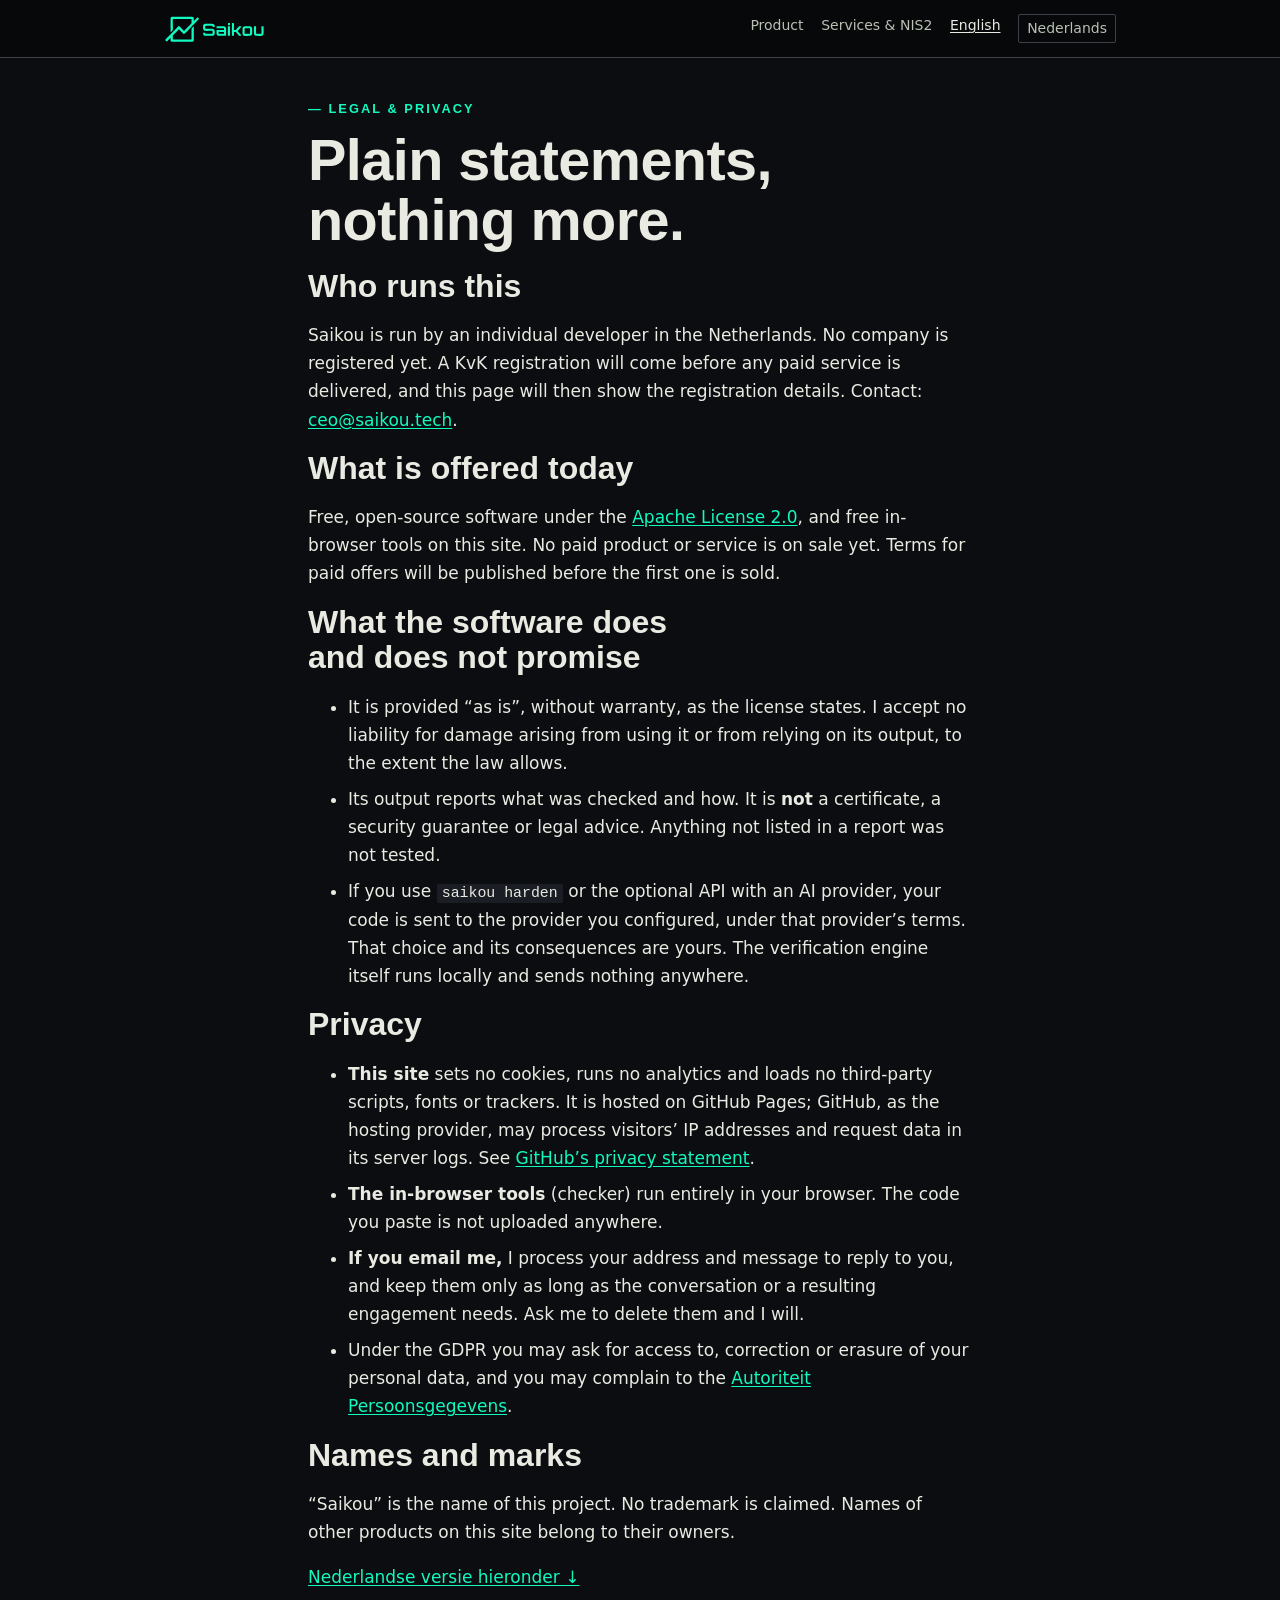
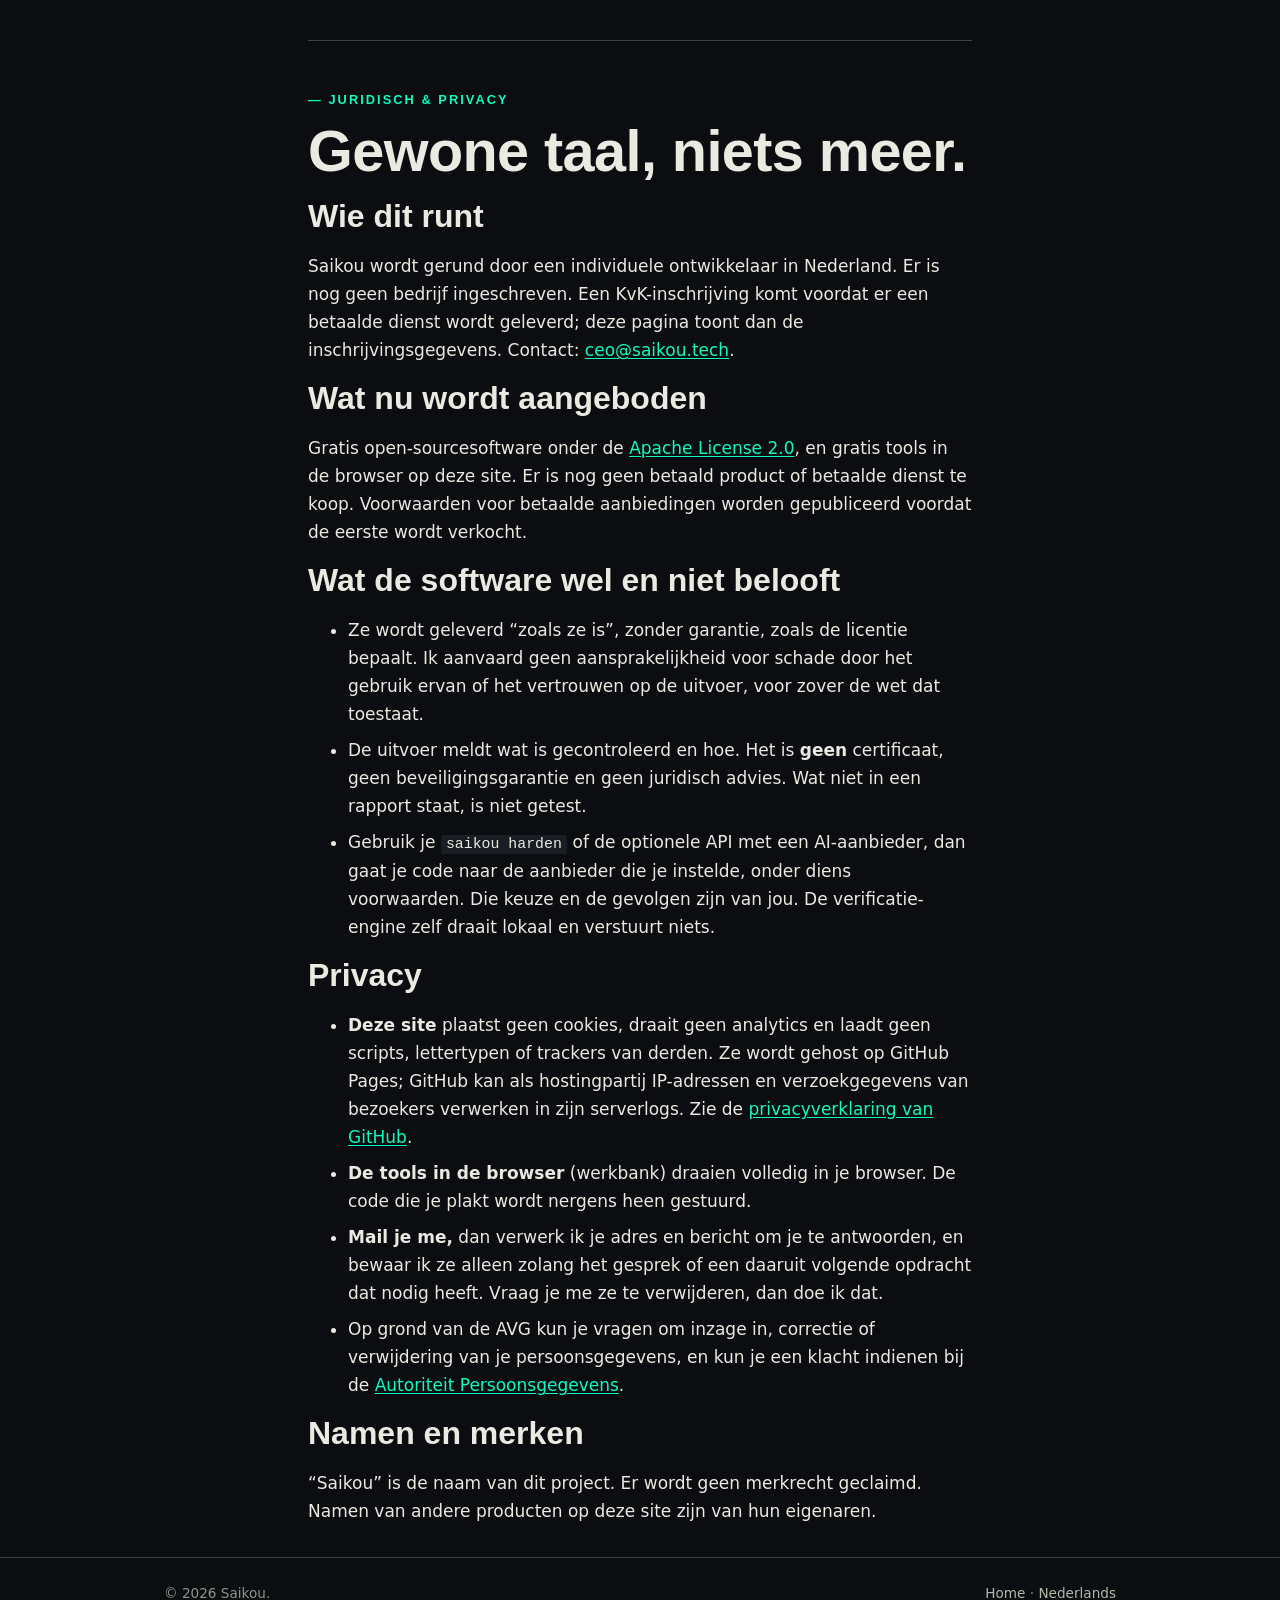
<file: legal.html>
<!doctype html>
<html lang="en">
<head>
<meta charset="utf-8">
<meta name="viewport" content="width=device-width, initial-scale=1">
<title>Legal and privacy / Juridisch en privacy - Saikou</title>
<meta name="theme-color" content="#07080a">
<meta name="description" content="Plain statements about who runs Saikou, what the site does with your data, and what the software does and does not promise. English and Dutch.">
<link rel="stylesheet" href="assets/style.css">
<link rel="icon" href="Saikou.tech-favicon.svg" type="image/svg+xml">
<link rel="canonical" href="https://saikou.tech/legal.html">
<meta property="og:type" content="website">
<meta property="og:site_name" content="Saikou">
<meta property="og:title" content="Legal and privacy / Juridisch en privacy - Saikou">
<meta property="og:description" content="Plain statements about who runs Saikou, what the site does with your data, and what the software does and does not promise. English and Dutch.">
<meta property="og:url" content="https://saikou.tech/legal.html">
<meta property="og:locale" content="en_GB">
<meta property="og:locale:alternate" content="nl_NL">
<meta property="og:image" content="https://saikou.tech/assets/og-en.png">
<meta property="og:image:type" content="image/png">
<meta property="og:image:width" content="1200">
<meta property="og:image:height" content="630">
<meta property="og:image:alt" content="A one-line AI fix that only adds a nosec comment to a shell=True call, stamped Blocked by Saikou.">
<meta name="twitter:card" content="summary_large_image">
</head>
<body>
<header class="site-head"><div class="wrap">
  <a class="brand" href="index.html"><img src="Saikou.tech-logo-flat-hor.svg" alt="Saikou" width="94" height="26"></a>
  <nav class="nav" aria-label="Main">
    <a href="index.html">Product</a><a href="services.html">Services &amp; NIS2</a>
    <a href="#en" aria-current="page">English</a><a href="#nl" class="lang" hreflang="nl" lang="nl">Nederlands</a>
  </nav>
</div></header>

<main class="wrap narrow">

<article id="en" lang="en">
  <p class="eyebrow" style="margin-top:2.5rem">Legal &amp; privacy</p>
  <h1 style="max-width:none">Plain statements, nothing more.</h1>

  <h2>Who runs this</h2>
  <p>Saikou is run by an individual developer in the Netherlands. No company is registered yet. A KvK registration will come before any paid service is delivered, and this page will then show the registration details. Contact: <a href="mailto:ceo@saikou.tech">ceo@saikou.tech</a>.</p>

  <h2>What is offered today</h2>
  <p>Free, open-source software under the <a href="https://www.apache.org/licenses/LICENSE-2.0">Apache License 2.0</a>, and free in-browser tools on this site. No paid product or service is on sale yet. Terms for paid offers will be published before the first one is sold.</p>

  <h2>What the software does and does not promise</h2>
  <ul class="limits">
    <li>It is provided &ldquo;as is&rdquo;, without warranty, as the license states. I accept no liability for damage arising from using it or from relying on its output, to the extent the law allows.</li>
    <li>Its output reports what was checked and how. It is <strong>not</strong> a certificate, a security guarantee or legal advice. Anything not listed in a report was not tested.</li>
    <li>If you use <code>saikou harden</code> or the optional API with an AI provider, your code is sent to the provider you configured, under that provider&rsquo;s terms. That choice and its consequences are yours. The verification engine itself runs locally and sends nothing anywhere.</li>
  </ul>

  <h2>Privacy</h2>
  <ul class="limits">
    <li><strong>This site</strong> sets no cookies, runs no analytics and loads no third-party scripts, fonts or trackers. It is hosted on GitHub Pages; GitHub, as the hosting provider, may process visitors&rsquo; IP addresses and request data in its server logs. See <a href="https://docs.github.com/en/site-policy/privacy-policies/github-general-privacy-statement">GitHub&rsquo;s privacy statement</a>.</li>
    <li><strong>The in-browser tools</strong> (checker) run entirely in your browser. The code you paste is not uploaded anywhere.</li>
    <li><strong>If you email me,</strong> I process your address and message to reply to you, and keep them only as long as the conversation or a resulting engagement needs. Ask me to delete them and I will.</li>
    <li>Under the GDPR you may ask for access to, correction or erasure of your personal data, and you may complain to the <a href="https://www.autoriteitpersoonsgegevens.nl">Autoriteit Persoonsgegevens</a>.</li>
  </ul>

  <h2>Names and marks</h2>
  <p>&ldquo;Saikou&rdquo; is the name of this project. No trademark is claimed. Names of other products on this site belong to their owners.</p>
  <p><a href="#nl" hreflang="nl" lang="nl">Nederlandse versie hieronder &darr;</a></p>
</article>

<hr style="margin:3rem 0;border:none;border-top:1px solid var(--line-strong)">

<article id="nl" lang="nl">
  <p class="eyebrow">Juridisch &amp; privacy</p>
  <h2 class="h1" style="max-width:none">Gewone taal, niets meer.</h2>

  <h3 class="h2">Wie dit runt</h3>
  <p>Saikou wordt gerund door een individuele ontwikkelaar in Nederland. Er is nog geen bedrijf ingeschreven. Een KvK-inschrijving komt voordat er een betaalde dienst wordt geleverd; deze pagina toont dan de inschrijvingsgegevens. Contact: <a href="mailto:ceo@saikou.tech">ceo@saikou.tech</a>.</p>

  <h3 class="h2">Wat nu wordt aangeboden</h3>
  <p>Gratis open-sourcesoftware onder de <a href="https://www.apache.org/licenses/LICENSE-2.0">Apache License 2.0</a>, en gratis tools in de browser op deze site. Er is nog geen betaald product of betaalde dienst te koop. Voorwaarden voor betaalde aanbiedingen worden gepubliceerd voordat de eerste wordt verkocht.</p>

  <h3 class="h2">Wat de software wel en niet belooft</h3>
  <ul class="limits">
    <li>Ze wordt geleverd &ldquo;zoals ze is&rdquo;, zonder garantie, zoals de licentie bepaalt. Ik aanvaard geen aansprakelijkheid voor schade door het gebruik ervan of het vertrouwen op de uitvoer, voor zover de wet dat toestaat.</li>
    <li>De uitvoer meldt wat is gecontroleerd en hoe. Het is <strong>geen</strong> certificaat, geen beveiligingsgarantie en geen juridisch advies. Wat niet in een rapport staat, is niet getest.</li>
    <li>Gebruik je <code>saikou harden</code> of de optionele API met een AI-aanbieder, dan gaat je code naar de aanbieder die je instelde, onder diens voorwaarden. Die keuze en de gevolgen zijn van jou. De verificatie-engine zelf draait lokaal en verstuurt niets.</li>
  </ul>

  <h3 class="h2">Privacy</h3>
  <ul class="limits">
    <li><strong>Deze site</strong> plaatst geen cookies, draait geen analytics en laadt geen scripts, lettertypen of trackers van derden. Ze wordt gehost op GitHub Pages; GitHub kan als hostingpartij IP-adressen en verzoekgegevens van bezoekers verwerken in zijn serverlogs. Zie de <a href="https://docs.github.com/en/site-policy/privacy-policies/github-general-privacy-statement">privacyverklaring van GitHub</a>.</li>
    <li><strong>De tools in de browser</strong> (werkbank) draaien volledig in je browser. De code die je plakt wordt nergens heen gestuurd.</li>
    <li><strong>Mail je me,</strong> dan verwerk ik je adres en bericht om je te antwoorden, en bewaar ik ze alleen zolang het gesprek of een daaruit volgende opdracht dat nodig heeft. Vraag je me ze te verwijderen, dan doe ik dat.</li>
    <li>Op grond van de AVG kun je vragen om inzage in, correctie of verwijdering van je persoonsgegevens, en kun je een klacht indienen bij de <a href="https://www.autoriteitpersoonsgegevens.nl">Autoriteit Persoonsgegevens</a>.</li>
  </ul>

  <h3 class="h2">Namen en merken</h3>
  <p>&ldquo;Saikou&rdquo; is de naam van dit project. Er wordt geen merkrecht geclaimd. Namen van andere producten op deze site zijn van hun eigenaren.</p>
</article>

</main>

<footer><div class="wrap">
  <span>&copy; 2026 Saikou.</span>
  <span><a href="index.html">Home</a> &middot; <a href="nl/index.html" hreflang="nl" lang="nl">Nederlands</a></span>
</div></footer>
</body>
</html>
</file>
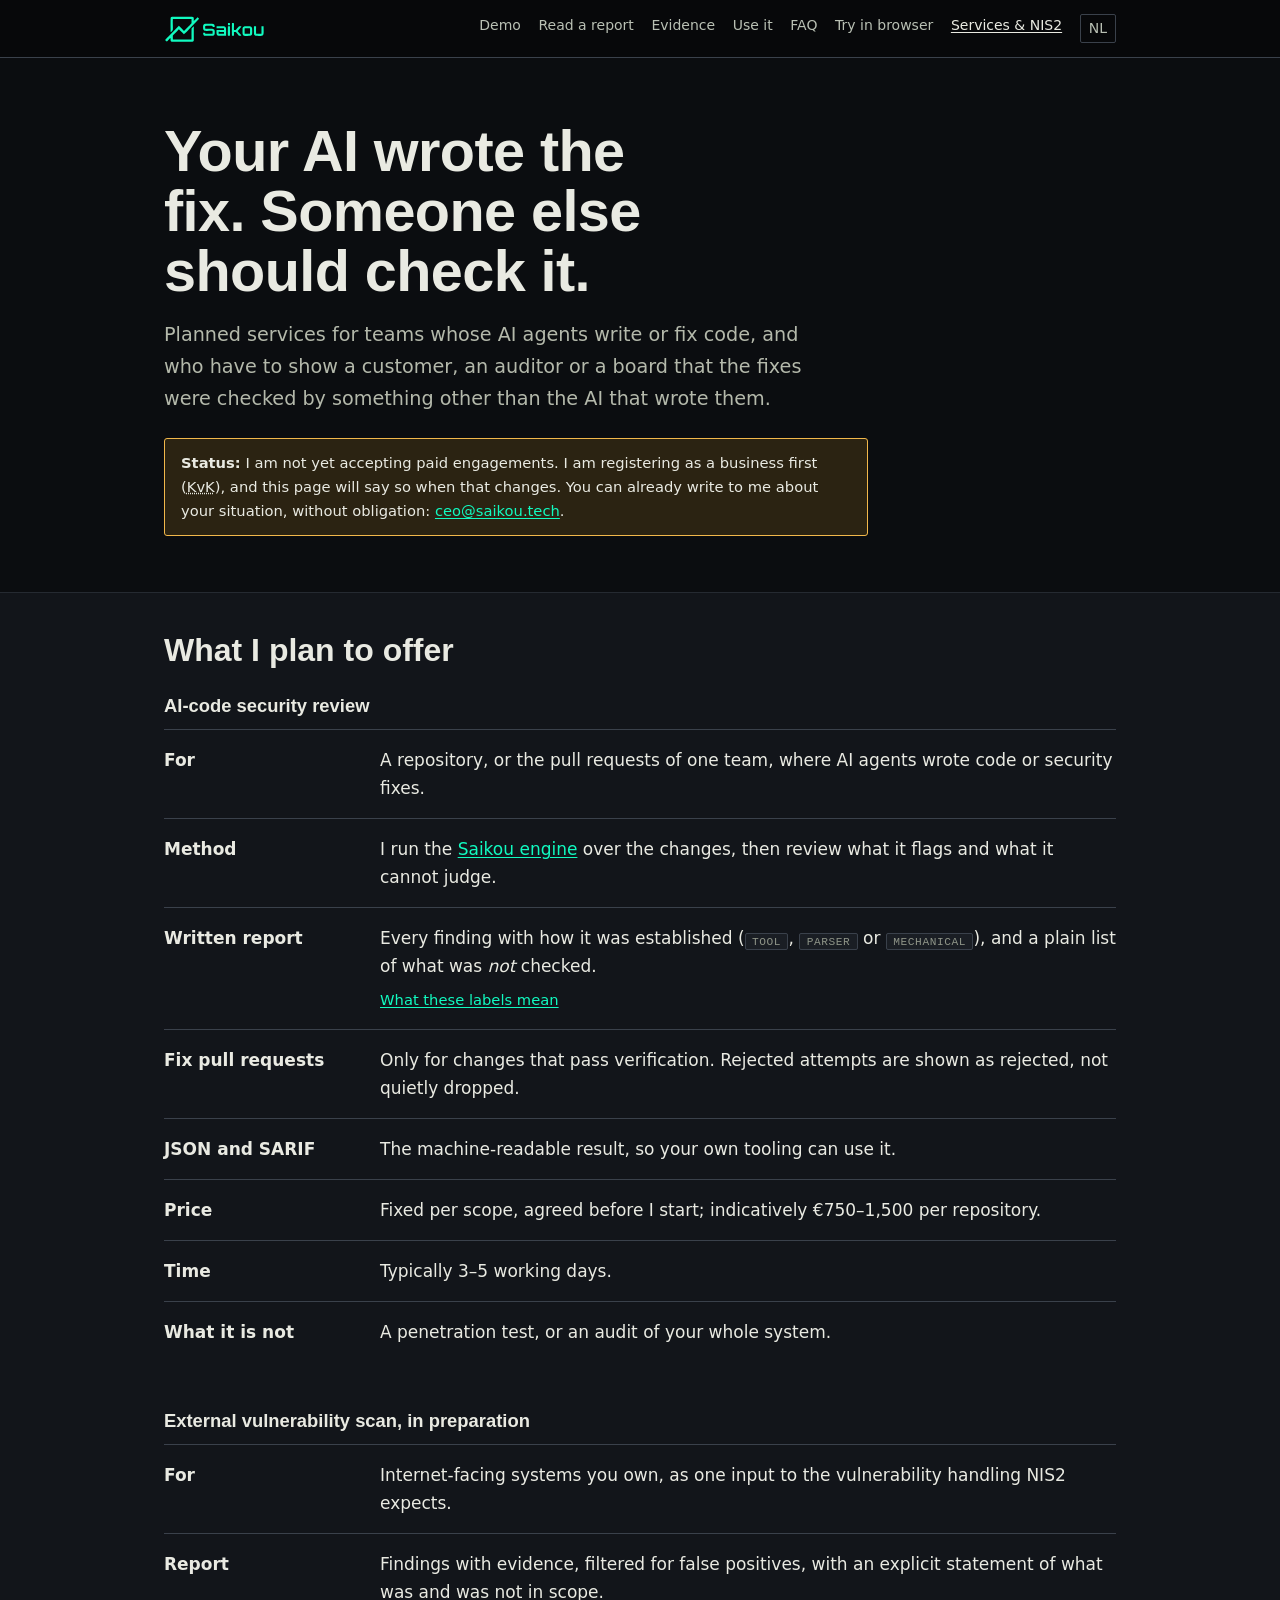
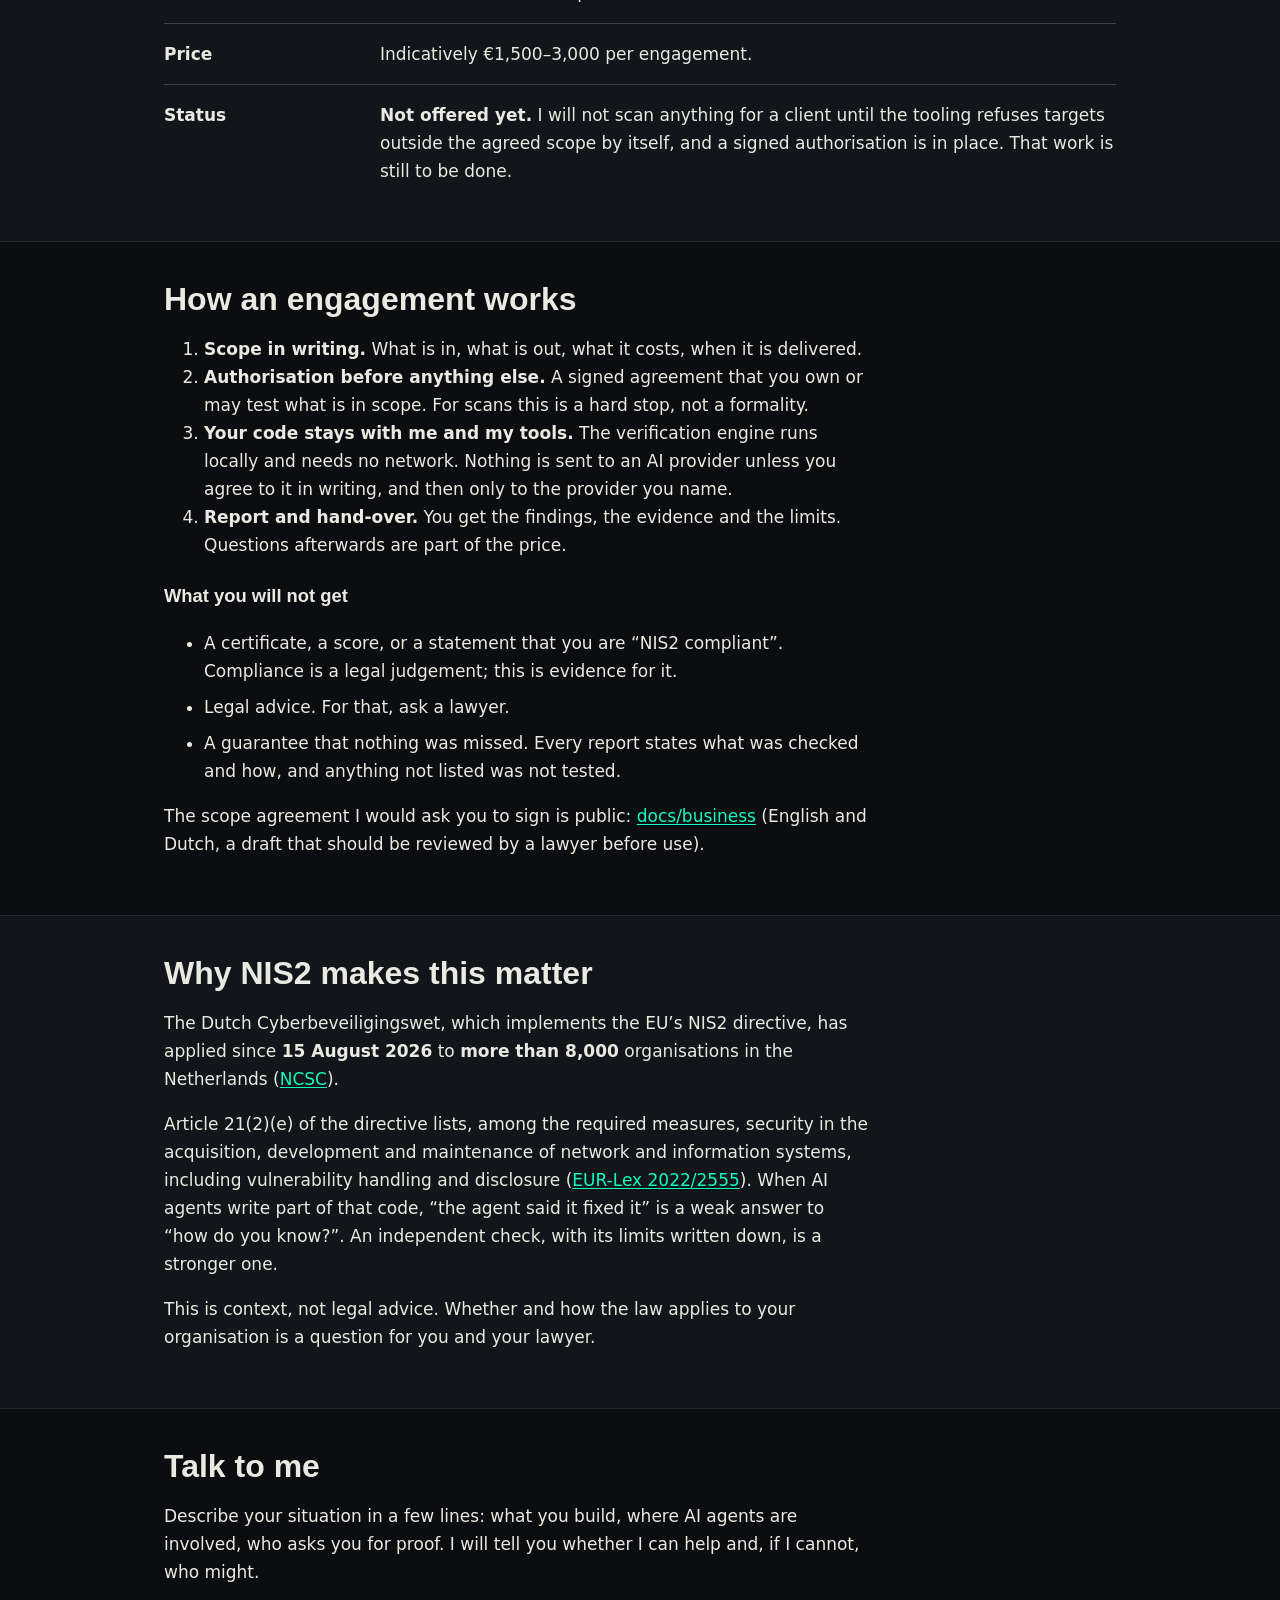
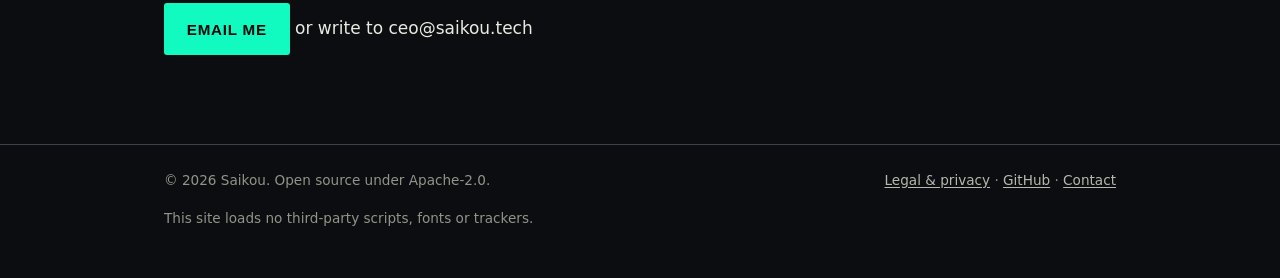
<file: services.html>
<!doctype html>
<html lang="en">
<head>
<meta charset="utf-8">
<meta name="viewport" content="width=device-width, initial-scale=1">
<title>Review of AI-written security fixes and NIS2 - Saikou</title>
<meta name="description" content="Planned: an independent review of AI-written security fixes and, later, external scans as NIS2 evidence. Fixed scope, written authorisation, no certificates.">
<meta name="theme-color" content="#07080a">
<link rel="stylesheet" href="assets/style.css">
<link rel="stylesheet" href="assets/home.css">
<link rel="icon" href="Saikou.tech-favicon.svg" type="image/svg+xml">
<link rel="canonical" href="https://saikou.tech/services.html">
<link rel="alternate" hreflang="en" href="https://saikou.tech/services.html">
<link rel="alternate" hreflang="nl" href="https://saikou.tech/nl/nis2.html">
<link rel="alternate" hreflang="x-default" href="https://saikou.tech/services.html">
<meta property="og:type" content="website">
<meta property="og:site_name" content="Saikou">
<meta property="og:title" content="Review of AI-written security fixes and NIS2 - Saikou">
<meta property="og:description" content="Planned: an independent review of AI-written security fixes and, later, external scans as NIS2 evidence. Fixed scope, written authorisation, no certificates.">
<meta property="og:url" content="https://saikou.tech/services.html">
<meta property="og:locale" content="en_GB">
<meta property="og:locale:alternate" content="nl_NL">
<meta property="og:image" content="https://saikou.tech/assets/og-en.png">
<meta property="og:image:type" content="image/png">
<meta property="og:image:width" content="1200">
<meta property="og:image:height" content="630">
<meta property="og:image:alt" content="A one-line AI fix that only adds a nosec comment to a shell=True call, stamped Blocked by Saikou.">
<meta name="twitter:card" content="summary_large_image">
</head>
<body>
<a class="skip" href="#main">Skip to content</a>
<header class="site-head"><div class="wrap">
  <a class="brand" href="index.html"><img src="Saikou.tech-logo-flat-hor.svg" alt="Saikou" width="94" height="26"></a>
  <nav class="nav" aria-label="Main">
    <a href="index.html#demo">Demo</a><a href="index.html#read">Read a report</a><a href="index.html#verified">Evidence</a><a href="index.html#use">Use it</a><a href="index.html#faq">FAQ</a>
    <a href="tools/checker.html">Try in browser</a><a href="services.html" aria-current="page">Services &amp; NIS2</a>
    <a class="lang" href="nl/nis2.html" hreflang="nl" lang="nl">NL</a>
  </nav>
</div></header>

<main id="main">
<div class="wrap"><div class="hero">
  <h1>Your AI wrote the fix. Someone else should check it.</h1>
  <p class="lede">Planned services for teams whose AI agents write or fix code, and who have to show a customer, an auditor or a board that the fixes were checked by something other than the AI that wrote them.</p>
  <p class="note narrow-p"><strong>Status:</strong> I am not yet accepting paid engagements. I am registering as a business first (<abbr title="Kamer van Koophandel, the Dutch Chamber of Commerce">KvK</abbr>), and this page will say so when that changes. You can already write to me about your situation, without obligation: <a href="mailto:ceo@saikou.tech?subject=Saikou%20services">ceo@saikou.tech</a>.</p>
</div></div>

<section id="offers" class="tint"><div class="wrap">
  <h2>What I plan to offer</h2>
  <h3>AI-code security review</h3>
  <dl class="ruled">
    <div><dt>For</dt><dd>A repository, or the pull requests of one team, where AI agents wrote code or security fixes.</dd></div>
    <div><dt>Method</dt><dd>I run the <a href="index.html">Saikou engine</a> over the changes, then review what it flags and what it cannot judge.</dd></div>
    <div><dt>Written report</dt><dd>Every finding with how it was established (<span class="prov">tool</span>, <span class="prov">parser</span> or <span class="prov">mechanical</span>), and a plain list of what was <em>not</em> checked.<p><a href="index.html#read">What these labels mean</a></p></dd></div>
    <div><dt>Fix pull requests</dt><dd>Only for changes that pass verification. Rejected attempts are shown as rejected, not quietly dropped.</dd></div>
    <div><dt>JSON and SARIF</dt><dd>The machine-readable result, so your own tooling can use it.</dd></div>
    <div><dt>Price</dt><dd>Fixed per scope, agreed before I start; indicatively &euro;750&ndash;1,500 per repository.</dd></div>
    <div><dt>Time</dt><dd>Typically 3&ndash;5 working days.</dd></div>
    <div><dt>What it is not</dt><dd>A penetration test, or an audit of your whole system.</dd></div>
  </dl>
  <h3>External vulnerability scan, in preparation</h3>
  <dl class="ruled">
    <div><dt>For</dt><dd>Internet-facing systems you own, as one input to the vulnerability handling NIS2 expects.</dd></div>
    <div><dt>Report</dt><dd>Findings with evidence, filtered for false positives, with an explicit statement of what was and was not in scope.</dd></div>
    <div><dt>Price</dt><dd>Indicatively &euro;1,500&ndash;3,000 per engagement.</dd></div>
    <div><dt>Status</dt><dd><strong>Not offered yet.</strong> I will not scan anything for a client until the tooling refuses targets outside the agreed scope by itself, and a signed authorisation is in place. That work is still to be done.</dd></div>
  </dl>
</div></section>

<section id="how"><div class="wrap"><div class="narrow">
  <h2>How an engagement works</h2>
  <ol>
    <li><strong>Scope in writing.</strong> What is in, what is out, what it costs, when it is delivered.</li>
    <li><strong>Authorisation before anything else.</strong> A signed agreement that you own or may test what is in scope. For scans this is a hard stop, not a formality.</li>
    <li><strong>Your code stays with me and my tools.</strong> The verification engine runs locally and needs no network. Nothing is sent to an AI provider unless you agree to it in writing, and then only to the provider you name.</li>
    <li><strong>Report and hand-over.</strong> You get the findings, the evidence and the limits. Questions afterwards are part of the price.</li>
  </ol>
  <h3>What you will not get</h3>
  <ul class="limits">
    <li>A certificate, a score, or a statement that you are &ldquo;NIS2 compliant&rdquo;. Compliance is a legal judgement; this is evidence for it.</li>
    <li>Legal advice. For that, ask a lawyer.</li>
    <li>A guarantee that nothing was missed. Every report states what was checked and how, and anything not listed was not tested.</li>
  </ul>
  <p>The scope agreement I would ask you to sign is public: <a href="https://github.com/SuperfastSimon/saikou/tree/main/docs/business">docs/business</a> (English and Dutch, a draft that should be reviewed by a lawyer before use).</p>
</div></div></section>

<section id="nis2" class="tint"><div class="wrap"><div class="narrow">
  <h2>Why NIS2 makes this matter</h2>
  <p>The Dutch <span lang="nl">Cyberbeveiligingswet</span>, which implements the EU&rsquo;s NIS2 directive, has applied since <strong>15 August 2026</strong> to <strong>more than 8,000</strong> organisations in the Netherlands (<a href="https://www.ncsc.nl/nieuws/cbw-en-wwke-vanaf-15-augustus-2026-van-kracht" hreflang="nl">NCSC</a>).</p>
  <p>Article 21(2)(e) of the directive lists, among the required measures, security in the acquisition, development and maintenance of network and information systems, including vulnerability handling and disclosure (<a href="https://eur-lex.europa.eu/eli/dir/2022/2555/oj/eng">EUR-Lex 2022/2555</a>). When AI agents write part of that code, &ldquo;the agent said it fixed it&rdquo; is a weak answer to &ldquo;how do you know?&rdquo;. An independent check, with its limits written down, is a stronger one.</p>
  <p>This is context, not legal advice. Whether and how the law applies to your organisation is a question for you and your lawyer.</p>
</div></div></section>

<section id="contact"><div class="wrap"><div class="narrow">
  <h2>Talk to me</h2>
  <p>Describe your situation in a few lines: what you build, where AI agents are involved, who asks you for proof. I will tell you whether I can help and, if I cannot, who might.</p>
  <p><a class="btn" href="mailto:ceo@saikou.tech?subject=Saikou%20services">Email me</a> or write to ceo@saikou.tech</p>
</div></div></section>
</main>

<footer><div class="wrap">
  <span>&copy; 2026 Saikou. Open source under Apache-2.0.</span>
  <span><a href="legal.html">Legal &amp; privacy</a> &middot; <a href="https://github.com/SuperfastSimon/saikou">GitHub</a> &middot; <a href="mailto:ceo@saikou.tech">Contact</a></span>
  <span>This site loads no third-party scripts, fonts or trackers.</span>
</div></footer>
</body>
</html>
</file>
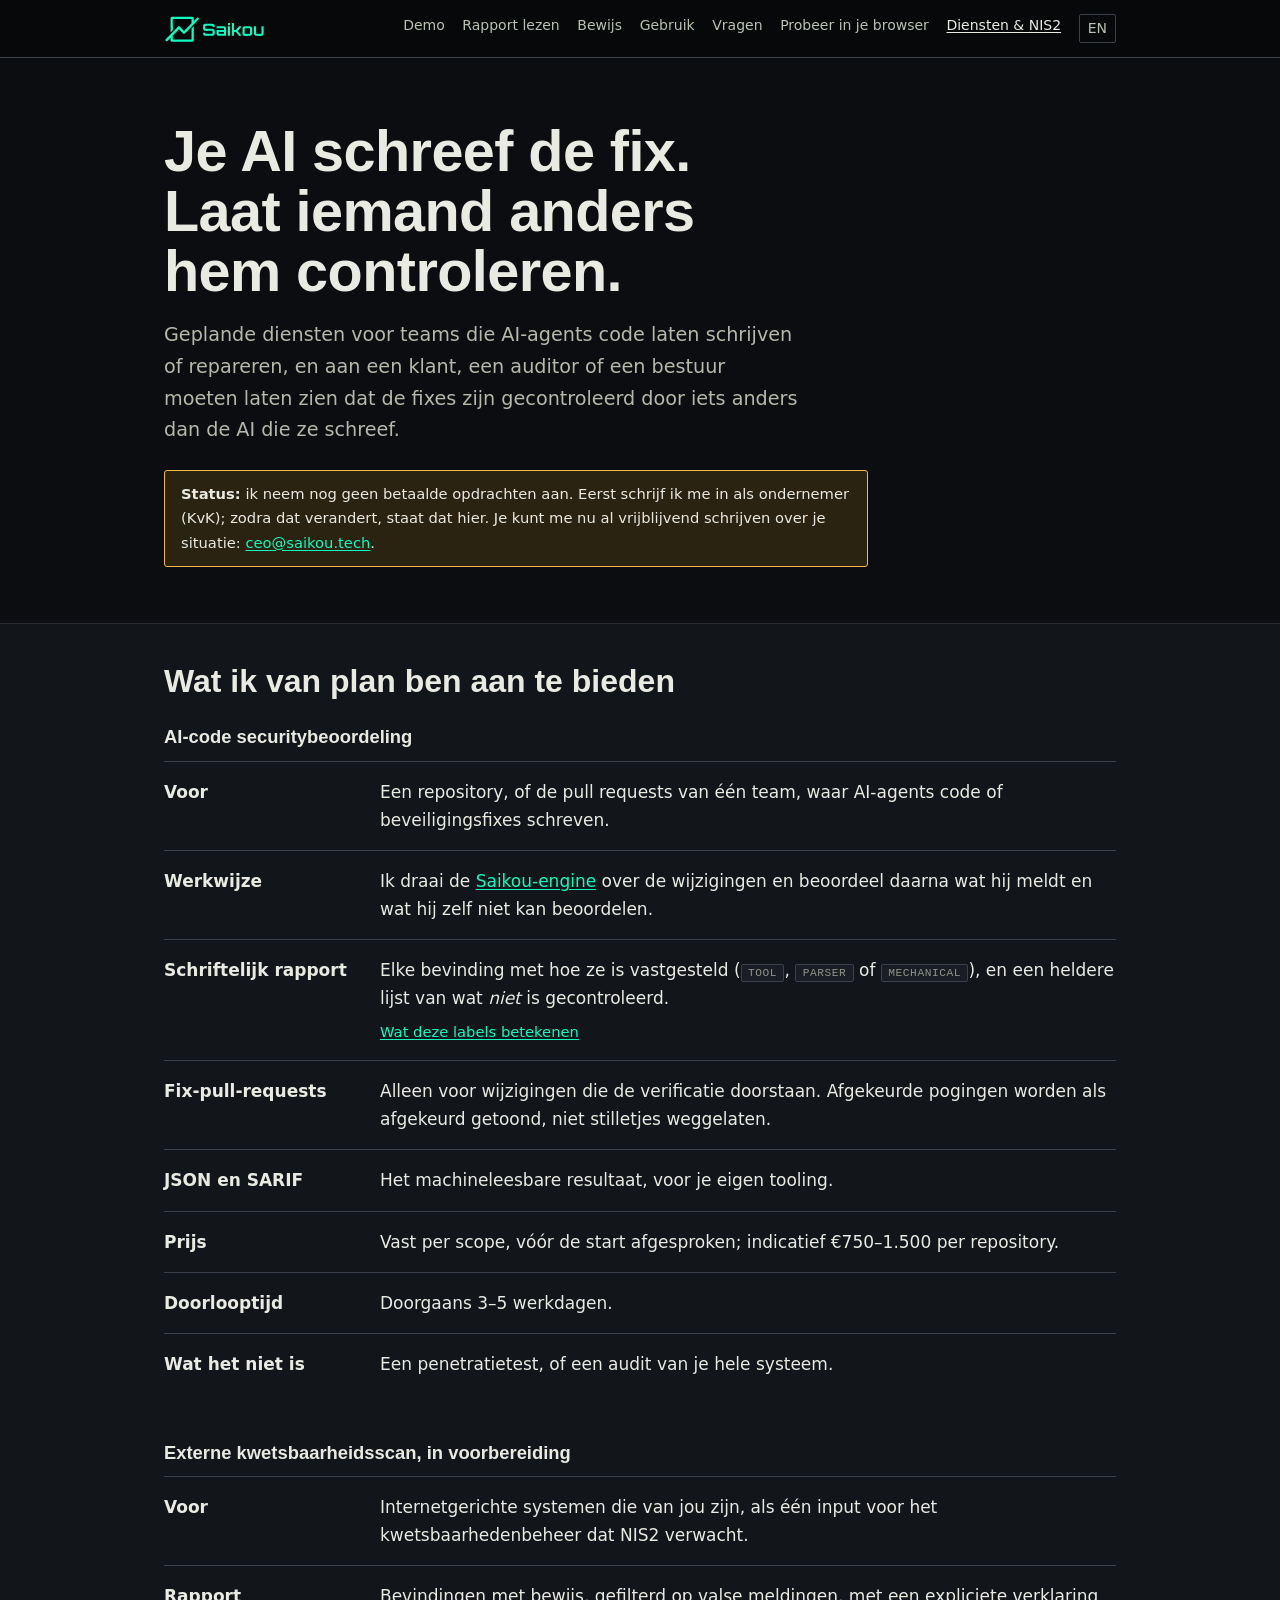
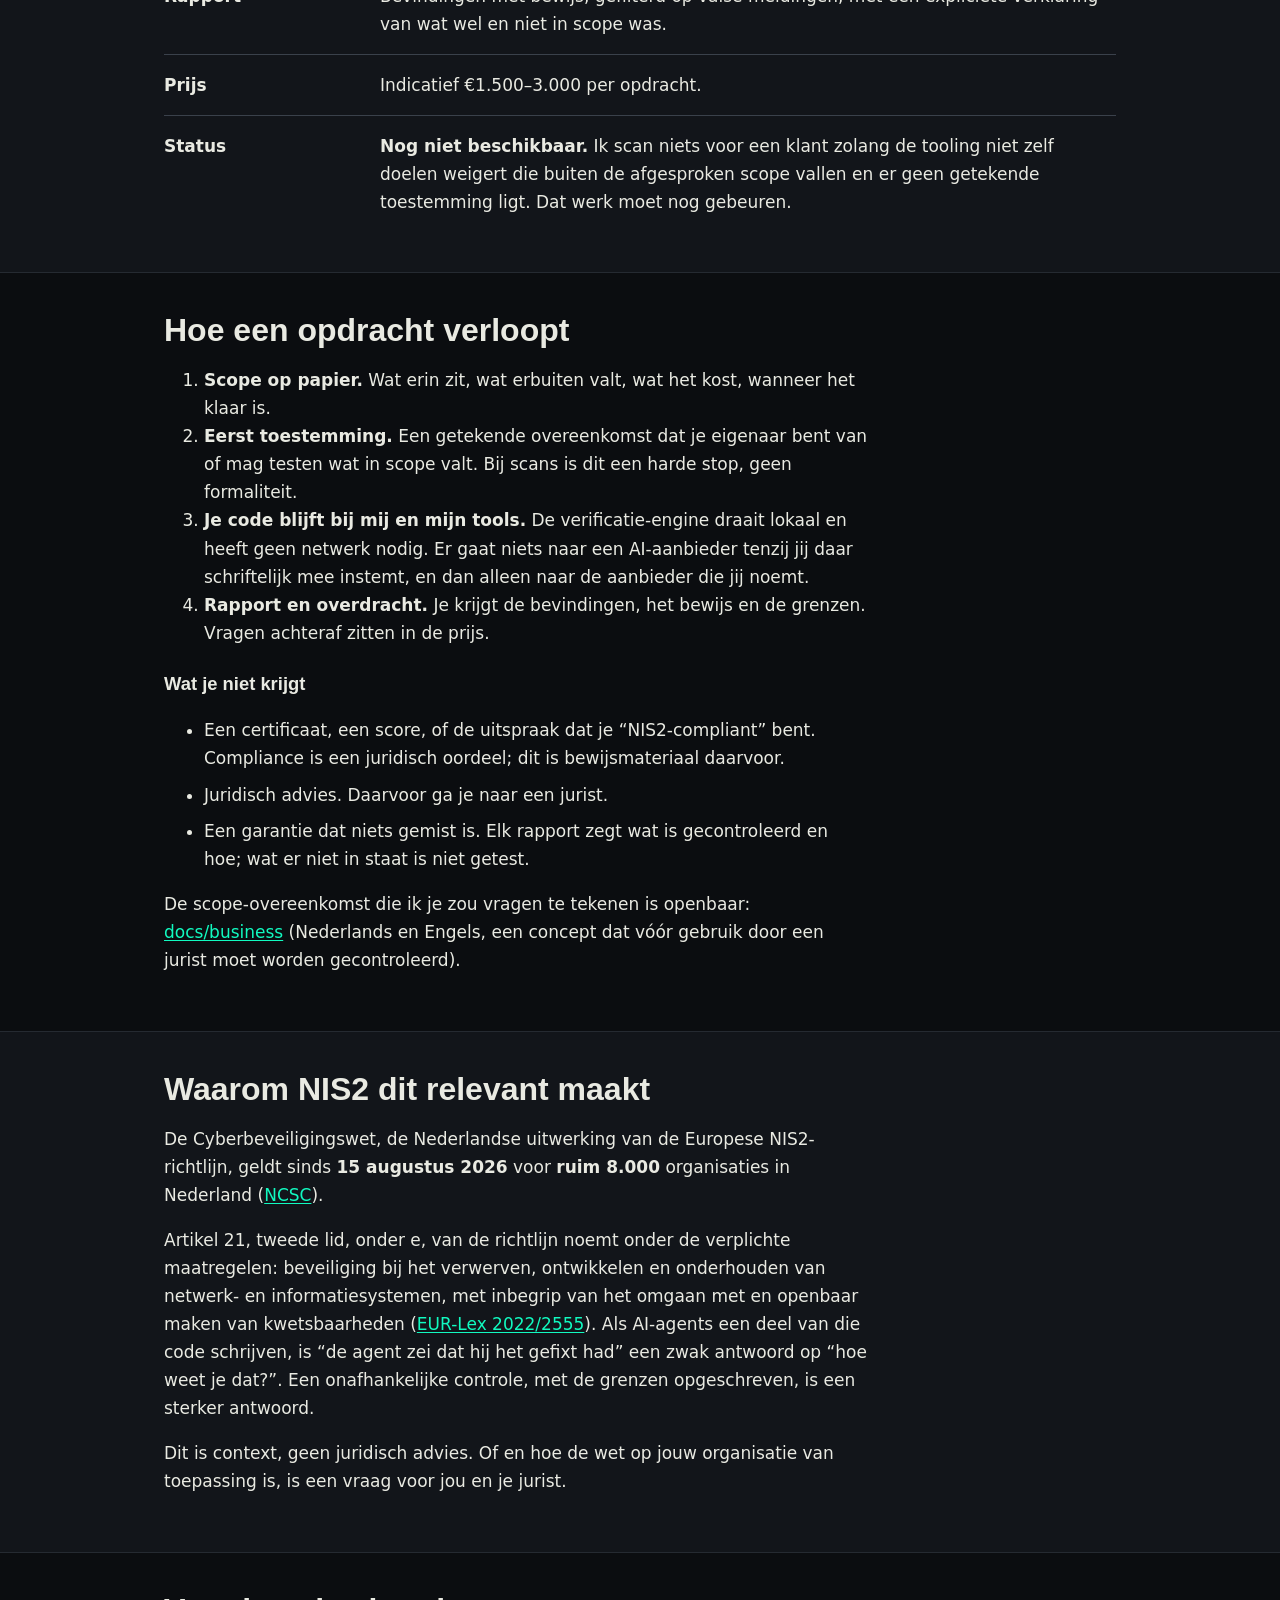
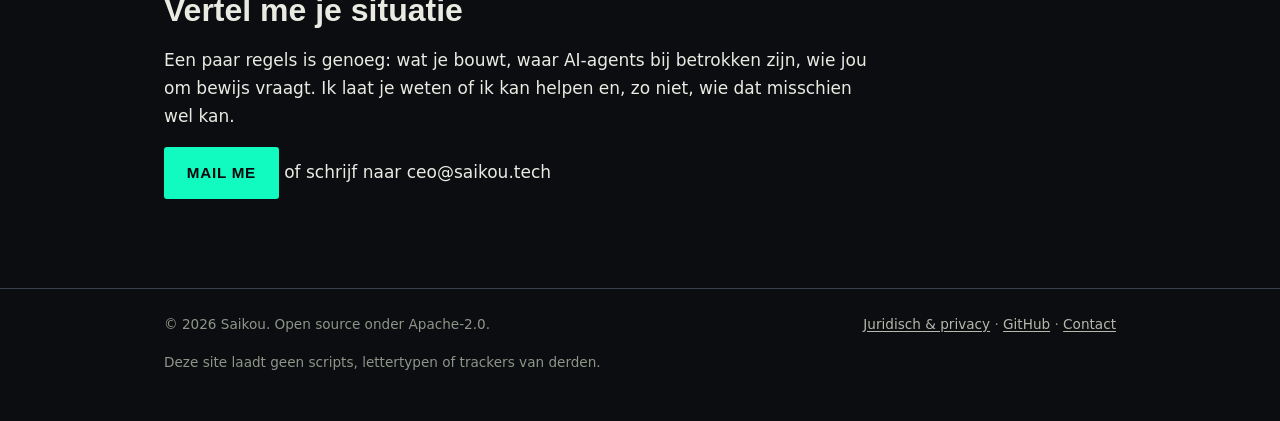
<file: nl/nis2.html>
<!doctype html>
<html lang="nl">
<head>
<meta charset="utf-8">
<meta name="viewport" content="width=device-width, initial-scale=1">
<title>Controle van beveiligingsfixes van AI en NIS2 - Saikou</title>
<meta name="description" content="Gepland: onafhankelijke controle van beveiligingsfixes van AI en later externe scans als NIS2-bewijs. Vaste scope, schriftelijke toestemming, geen certificaten.">
<meta name="theme-color" content="#07080a">
<link rel="stylesheet" href="../assets/style.css">
<link rel="stylesheet" href="../assets/home.css">
<link rel="icon" href="../Saikou.tech-favicon.svg" type="image/svg+xml">
<link rel="canonical" href="https://saikou.tech/nl/nis2.html">
<link rel="alternate" hreflang="en" href="https://saikou.tech/services.html">
<link rel="alternate" hreflang="nl" href="https://saikou.tech/nl/nis2.html">
<link rel="alternate" hreflang="x-default" href="https://saikou.tech/services.html">
<meta property="og:type" content="website">
<meta property="og:site_name" content="Saikou">
<meta property="og:title" content="Controle van beveiligingsfixes van AI en NIS2 - Saikou">
<meta property="og:description" content="Gepland: onafhankelijke controle van beveiligingsfixes van AI en later externe scans als NIS2-bewijs. Vaste scope, schriftelijke toestemming, geen certificaten.">
<meta property="og:url" content="https://saikou.tech/nl/nis2.html">
<meta property="og:locale" content="nl_NL">
<meta property="og:locale:alternate" content="en_GB">
<meta property="og:image" content="https://saikou.tech/assets/og-nl.png">
<meta property="og:image:type" content="image/png">
<meta property="og:image:width" content="1200">
<meta property="og:image:height" content="630">
<meta property="og:image:alt" content="Een AI-fix van één regel die alleen een nosec-commentaar toevoegt aan een aanroep met shell=True, door Saikou geblokkeerd.">
<meta name="twitter:card" content="summary_large_image">
</head>
<body>
<a class="skip" href="#main">Naar de inhoud</a>
<header class="site-head"><div class="wrap">
  <a class="brand" href="index.html"><img src="../Saikou.tech-logo-flat-hor.svg" alt="Saikou" width="94" height="26"></a>
  <nav class="nav" aria-label="Hoofdmenu">
    <a href="index.html#demo">Demo</a><a href="index.html#lezen">Rapport lezen</a><a href="index.html#geverifieerd">Bewijs</a><a href="index.html#gebruik">Gebruik</a><a href="index.html#vragen">Vragen</a>
    <a href="werkbank.html">Probeer in je browser</a><a href="nis2.html" aria-current="page">Diensten &amp; NIS2</a>
    <a class="lang" href="../services.html" hreflang="en" lang="en">EN</a>
  </nav>
</div></header>

<main id="main">
<div class="wrap"><div class="hero">
  <h1>Je AI schreef de fix. Laat iemand anders hem controleren.</h1>
  <p class="lede">Geplande diensten voor teams die AI-agents code laten schrijven of repareren, en aan een klant, een auditor of een bestuur moeten laten zien dat de fixes zijn gecontroleerd door iets anders dan de AI die ze schreef.</p>
  <p class="note narrow-p"><strong>Status:</strong> ik neem nog geen betaalde opdrachten aan. Eerst schrijf ik me in als ondernemer (KvK); zodra dat verandert, staat dat hier. Je kunt me nu al vrijblijvend schrijven over je situatie: <a href="mailto:ceo@saikou.tech?subject=Saikou%20diensten">ceo@saikou.tech</a>.</p>
</div></div>

<section id="aanbod" class="tint"><div class="wrap">
  <h2>Wat ik van plan ben aan te bieden</h2>
  <h3>AI-code securitybeoordeling</h3>
  <dl class="ruled">
    <div><dt>Voor</dt><dd>Een repository, of de pull requests van &eacute;&eacute;n team, waar AI-agents code of beveiligingsfixes schreven.</dd></div>
    <div><dt>Werkwijze</dt><dd>Ik draai de <a href="index.html">Saikou-engine</a> over de wijzigingen en beoordeel daarna wat hij meldt en wat hij zelf niet kan beoordelen.</dd></div>
    <div><dt>Schriftelijk rapport</dt><dd>Elke bevinding met hoe ze is vastgesteld (<span class="prov" lang="en">tool</span>, <span class="prov" lang="en">parser</span> of <span class="prov" lang="en">mechanical</span>), en een heldere lijst van wat <em>niet</em> is gecontroleerd.<p><a href="index.html#lezen">Wat deze labels betekenen</a></p></dd></div>
    <div><dt>Fix-pull-requests</dt><dd>Alleen voor wijzigingen die de verificatie doorstaan. Afgekeurde pogingen worden als afgekeurd getoond, niet stilletjes weggelaten.</dd></div>
    <div><dt>JSON en SARIF</dt><dd>Het machineleesbare resultaat, voor je eigen tooling.</dd></div>
    <div><dt>Prijs</dt><dd>Vast per scope, v&oacute;&oacute;r de start afgesproken; indicatief &euro;750&ndash;1.500 per repository.</dd></div>
    <div><dt>Doorlooptijd</dt><dd>Doorgaans 3&ndash;5 werkdagen.</dd></div>
    <div><dt>Wat het niet is</dt><dd>Een penetratietest, of een audit van je hele systeem.</dd></div>
  </dl>
  <h3>Externe kwetsbaarheidsscan, in voorbereiding</h3>
  <dl class="ruled">
    <div><dt>Voor</dt><dd>Internetgerichte systemen die van jou zijn, als &eacute;&eacute;n input voor het kwetsbaarhedenbeheer dat NIS2 verwacht.</dd></div>
    <div><dt>Rapport</dt><dd>Bevindingen met bewijs, gefilterd op valse meldingen, met een expliciete verklaring van wat wel en niet in scope was.</dd></div>
    <div><dt>Prijs</dt><dd>Indicatief &euro;1.500&ndash;3.000 per opdracht.</dd></div>
    <div><dt>Status</dt><dd><strong>Nog niet beschikbaar.</strong> Ik scan niets voor een klant zolang de tooling niet zelf doelen weigert die buiten de afgesproken scope vallen en er geen getekende toestemming ligt. Dat werk moet nog gebeuren.</dd></div>
  </dl>
</div></section>

<section id="werkwijze"><div class="wrap"><div class="narrow">
  <h2>Hoe een opdracht verloopt</h2>
  <ol>
    <li><strong>Scope op papier.</strong> Wat erin zit, wat erbuiten valt, wat het kost, wanneer het klaar is.</li>
    <li><strong>Eerst toestemming.</strong> Een getekende overeenkomst dat je eigenaar bent van of mag testen wat in scope valt. Bij scans is dit een harde stop, geen formaliteit.</li>
    <li><strong>Je code blijft bij mij en mijn tools.</strong> De verificatie-engine draait lokaal en heeft geen netwerk nodig. Er gaat niets naar een AI-aanbieder tenzij jij daar schriftelijk mee instemt, en dan alleen naar de aanbieder die jij noemt.</li>
    <li><strong>Rapport en overdracht.</strong> Je krijgt de bevindingen, het bewijs en de grenzen. Vragen achteraf zitten in de prijs.</li>
  </ol>
  <h3>Wat je niet krijgt</h3>
  <ul class="limits">
    <li>Een certificaat, een score, of de uitspraak dat je &ldquo;NIS2-compliant&rdquo; bent. Compliance is een juridisch oordeel; dit is bewijsmateriaal daarvoor.</li>
    <li>Juridisch advies. Daarvoor ga je naar een jurist.</li>
    <li>Een garantie dat niets gemist is. Elk rapport zegt wat is gecontroleerd en hoe; wat er niet in staat is niet getest.</li>
  </ul>
  <p>De scope-overeenkomst die ik je zou vragen te tekenen is openbaar: <a href="https://github.com/SuperfastSimon/saikou/tree/main/docs/business">docs/business</a> (Nederlands en Engels, een concept dat v&oacute;&oacute;r gebruik door een jurist moet worden gecontroleerd).</p>
</div></div></section>

<section id="nis2" class="tint"><div class="wrap"><div class="narrow">
  <h2>Waarom NIS2 dit relevant maakt</h2>
  <p>De Cyberbeveiligingswet, de Nederlandse uitwerking van de Europese NIS2-richtlijn, geldt sinds <strong>15 augustus 2026</strong> voor <strong>ruim 8.000</strong> organisaties in Nederland (<a href="https://www.ncsc.nl/nieuws/cbw-en-wwke-vanaf-15-augustus-2026-van-kracht">NCSC</a>).</p>
  <p>Artikel 21, tweede lid, onder e, van de richtlijn noemt onder de verplichte maatregelen: beveiliging bij het verwerven, ontwikkelen en onderhouden van netwerk- en informatiesystemen, met inbegrip van het omgaan met en openbaar maken van kwetsbaarheden (<a href="https://eur-lex.europa.eu/eli/dir/2022/2555/oj/eng" hreflang="en">EUR-Lex 2022/2555</a>). Als AI-agents een deel van die code schrijven, is &ldquo;de agent zei dat hij het gefixt had&rdquo; een zwak antwoord op &ldquo;hoe weet je dat?&rdquo;. Een onafhankelijke controle, met de grenzen opgeschreven, is een sterker antwoord.</p>
  <p>Dit is context, geen juridisch advies. Of en hoe de wet op jouw organisatie van toepassing is, is een vraag voor jou en je jurist.</p>
</div></div></section>

<section id="contact"><div class="wrap"><div class="narrow">
  <h2>Vertel me je situatie</h2>
  <p>Een paar regels is genoeg: wat je bouwt, waar AI-agents bij betrokken zijn, wie jou om bewijs vraagt. Ik laat je weten of ik kan helpen en, zo niet, wie dat misschien wel kan.</p>
  <p><a class="btn" href="mailto:ceo@saikou.tech?subject=Saikou%20diensten">Mail me</a> of schrijf naar ceo@saikou.tech</p>
</div></div></section>
</main>

<footer><div class="wrap">
  <span>&copy; 2026 Saikou. Open source onder Apache-2.0.</span>
  <span><a href="../legal.html#nl">Juridisch &amp; privacy</a> &middot; <a href="https://github.com/SuperfastSimon/saikou">GitHub</a> &middot; <a href="mailto:ceo@saikou.tech">Contact</a></span>
  <span>Deze site laadt geen scripts, lettertypen of trackers van derden.</span>
</div></footer>
</body>
</html>
</file>
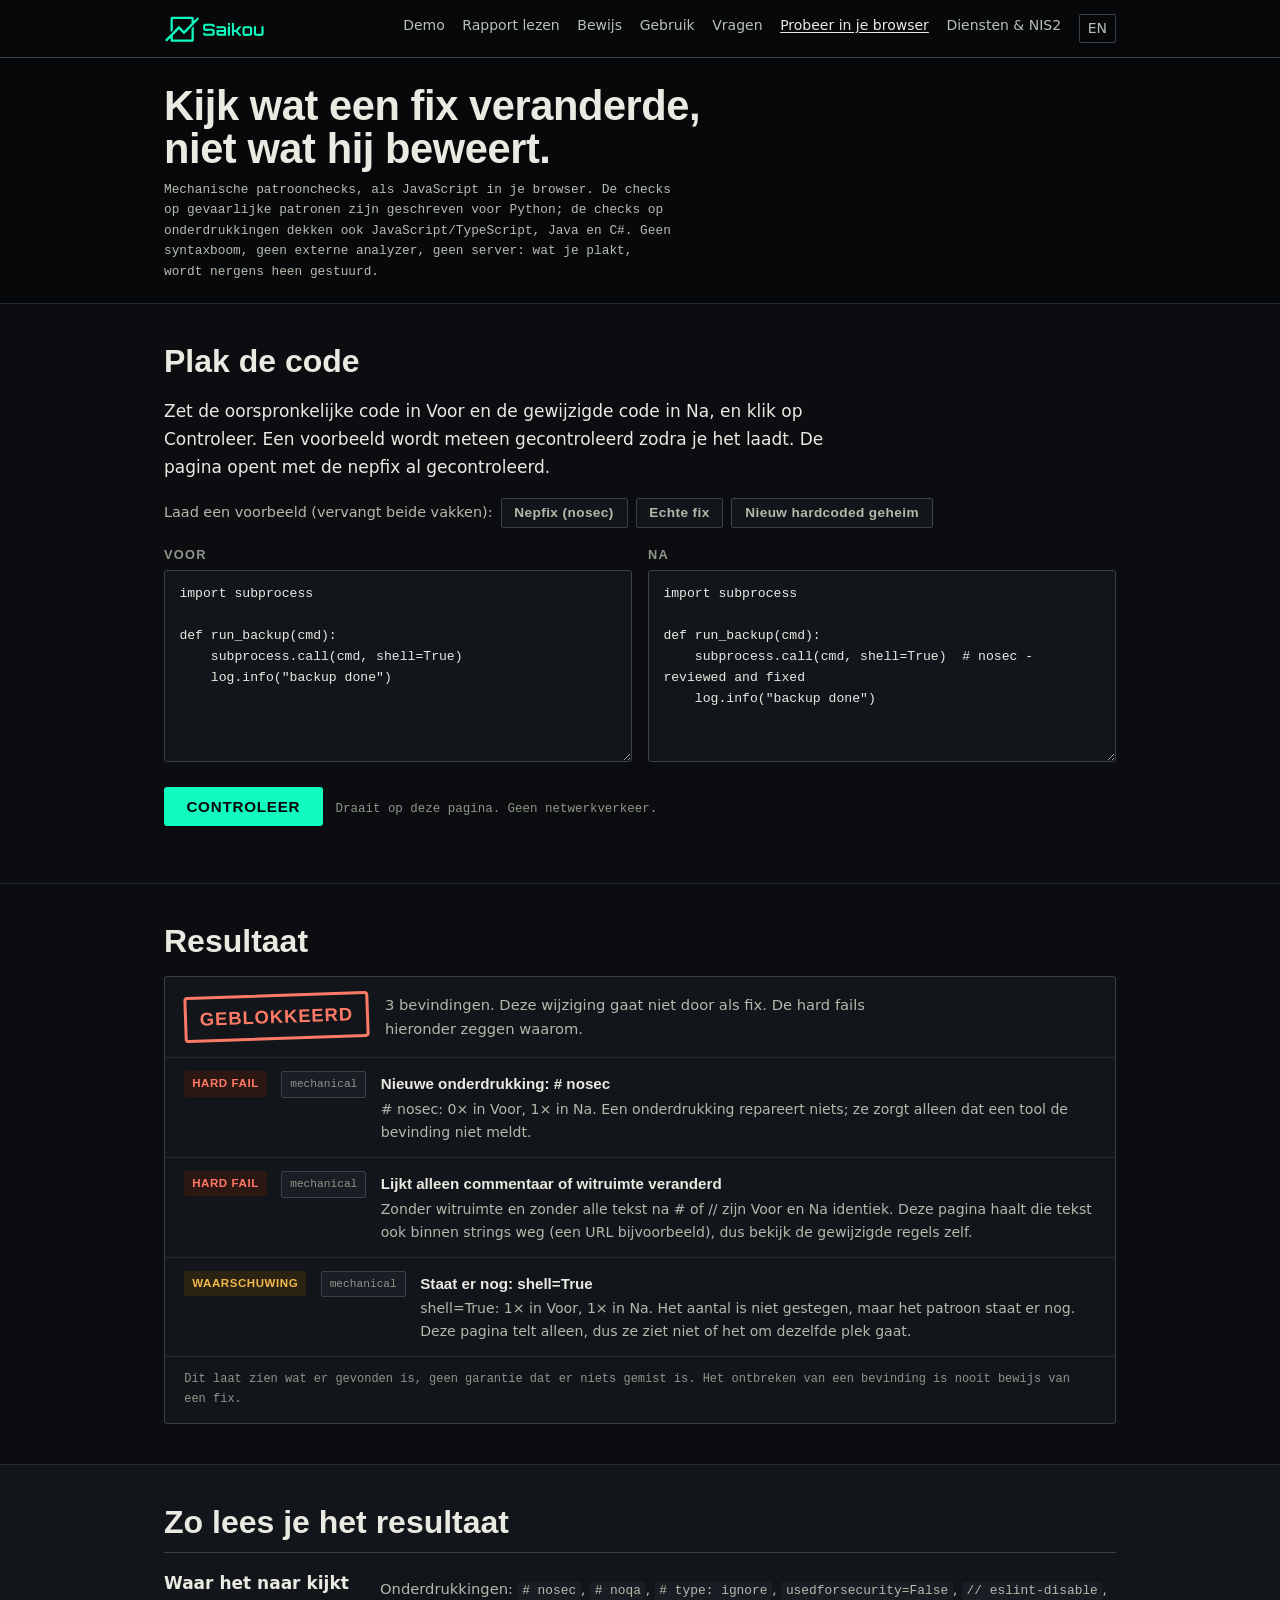
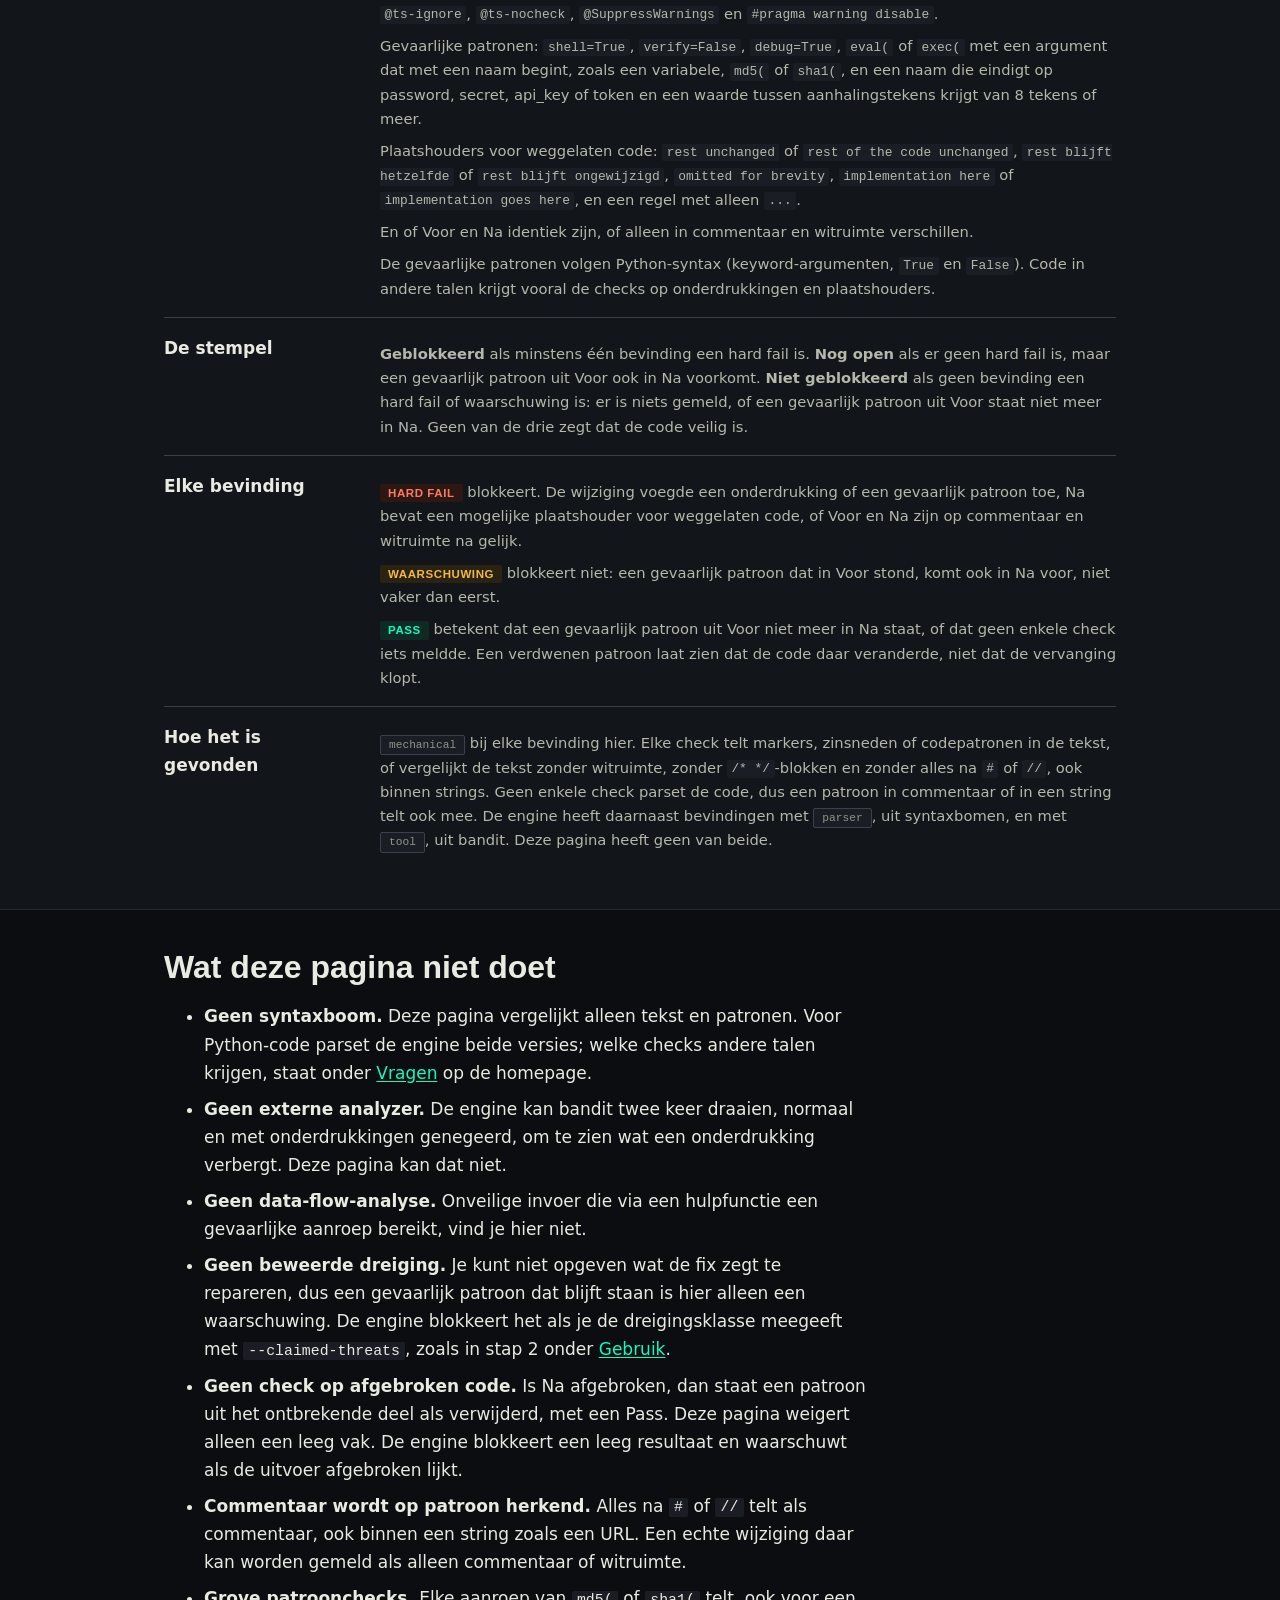
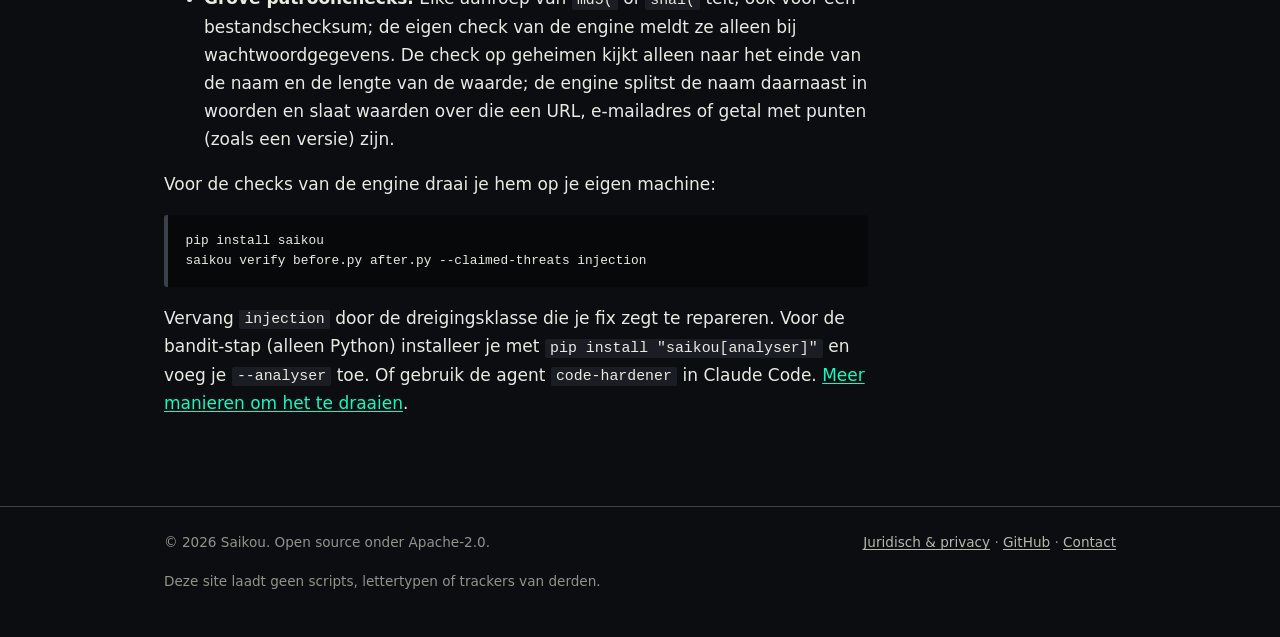
<file: nl/werkbank.html>
<!doctype html>
<html lang="nl">
<head>
<meta charset="utf-8">
<meta name="viewport" content="width=device-width, initial-scale=1">
<title>Vergelijk code voor en na een beveiligingsfix - Saikou</title>
<meta name="description" content="Plak code van vóór en na een beweerde beveiligingsfix. Checks in je browser tonen wat de wijziging toevoegde, liet staan of weghaalde. Er wordt niets verstuurd.">
<meta name="theme-color" content="#07080a">
<link rel="stylesheet" href="../assets/style.css">
<link rel="stylesheet" href="../assets/home.css">
<link rel="icon" href="../Saikou.tech-favicon.svg" type="image/svg+xml">
<link rel="canonical" href="https://saikou.tech/nl/werkbank.html">
<link rel="alternate" hreflang="en" href="https://saikou.tech/tools/checker.html">
<link rel="alternate" hreflang="nl" href="https://saikou.tech/nl/werkbank.html">
<link rel="alternate" hreflang="x-default" href="https://saikou.tech/tools/checker.html">
<meta property="og:type" content="website">
<meta property="og:site_name" content="Saikou">
<meta property="og:title" content="Vergelijk code voor en na een beveiligingsfix - Saikou">
<meta property="og:description" content="Plak code van vóór en na een beweerde beveiligingsfix. Checks in je browser tonen wat de wijziging toevoegde, liet staan of weghaalde. Er wordt niets verstuurd.">
<meta property="og:url" content="https://saikou.tech/nl/werkbank.html">
<meta property="og:locale" content="nl_NL">
<meta property="og:locale:alternate" content="en_GB">
<meta property="og:image" content="https://saikou.tech/assets/og-nl.png">
<meta property="og:image:type" content="image/png">
<meta property="og:image:width" content="1200">
<meta property="og:image:height" content="630">
<meta property="og:image:alt" content="Een AI-fix van één regel die alleen een nosec-commentaar toevoegt aan een aanroep met shell=True, door Saikou geblokkeerd.">
<meta name="twitter:card" content="summary_large_image">
</head>
<body>
<a class="skip" href="#main">Naar de inhoud</a>
<header class="site-head"><div class="wrap">
  <a class="brand" href="index.html"><img src="../Saikou.tech-logo-flat-hor.svg" alt="Saikou" width="94" height="26"></a>
  <nav class="nav" aria-label="Hoofdmenu">
    <a href="index.html#demo">Demo</a><a href="index.html#lezen">Rapport lezen</a><a href="index.html#geverifieerd">Bewijs</a><a href="index.html#gebruik">Gebruik</a><a href="index.html#vragen">Vragen</a>
    <a href="werkbank.html" aria-current="page">Probeer in je browser</a><a href="nis2.html">Diensten &amp; NIS2</a>
    <a class="lang" href="../tools/checker.html" hreflang="en" lang="en">EN</a>
  </nav>
</div></header>

<main id="main">
<div class="tool-bar"><div class="wrap">
  <h1>Kijk wat een fix veranderde, niet wat hij beweert.</h1>
  <p class="scope">Mechanische patroonchecks, als JavaScript in je browser. De checks op gevaarlijke patronen zijn geschreven voor Python; de checks op onderdrukkingen dekken ook JavaScript/TypeScript, Java en C#. Geen syntaxboom, geen externe analyzer, geen server: wat je plakt, wordt nergens heen gestuurd.</p>
</div></div>

<section id="plakken"><div class="wrap">
  <h2>Plak de code</h2>
  <p class="narrow-p">Zet de oorspronkelijke code in Voor en de gewijzigde code in Na, en klik op Controleer. Een voorbeeld wordt meteen gecontroleerd zodra je het laadt. De pagina opent met de nepfix al gecontroleerd.</p>
  <div class="presets" role="group" aria-labelledby="ex-label">
    <span id="ex-label">Laad een voorbeeld (vervangt beide vakken):</span>
    <button class="preset" data-preset="fake" type="button">Nepfix (nosec)</button>
    <button class="preset" data-preset="real" type="button">Echte fix</button>
    <button class="preset" data-preset="secret" type="button">Nieuw hardcoded geheim</button>
  </div>
  <div class="io">
    <div><label for="ta-before">Voor</label><textarea id="ta-before" spellcheck="false" placeholder="Plak de oorspronkelijke code"></textarea></div>
    <div><label for="ta-after">Na</label><textarea id="ta-after" spellcheck="false" placeholder="Plak de gewijzigde code"></textarea></div>
  </div>
  <p><button class="run" id="run" type="button">Controleer</button><span class="run-note">Draait op deze pagina. Geen netwerkverkeer.</span></p>
  <noscript><p class="narrow-p">Deze werkbank heeft JavaScript nodig. Alles draait op deze pagina; er wordt niets verstuurd.</p></noscript>
</div></section>

<section id="resultaat"><div class="wrap">
  <h2>Resultaat</h2>
  <div class="results">
    <div class="results-head" role="status" aria-live="polite" aria-atomic="true"><div class="stamp" id="stamp">&mdash;</div><div class="results-summary" id="summary"></div></div>
    <div id="rows"></div>
    <div class="results-foot">Dit laat zien wat er gevonden is, geen garantie dat er niets gemist is. Het ontbreken van een bevinding is nooit bewijs van een fix.</div>
  </div>
</div></section>

<section id="lezen" class="tint"><div class="wrap">
  <h2>Zo lees je het resultaat</h2>
  <dl class="ruled">
    <div><dt>Waar het naar kijkt</dt><dd>
      <p>Onderdrukkingen: <code># nosec</code>, <code># noqa</code>, <code># type: ignore</code>, <code>usedforsecurity=False</code>, <code>// eslint-disable</code>, <code>@ts-ignore</code>, <code>@ts-nocheck</code>, <code>@SuppressWarnings</code> en <code>#pragma warning disable</code>.</p>
      <p>Gevaarlijke patronen: <code>shell=True</code>, <code>verify=False</code>, <code>debug=True</code>, <code>eval(</code> of <code>exec(</code> met een argument dat met een naam begint, zoals een variabele, <code>md5(</code> of <code>sha1(</code>, en een naam die eindigt op password, secret, api_key of token en een waarde tussen aanhalingstekens krijgt van 8 tekens of meer.</p>
      <p>Plaatshouders voor weggelaten code: <code lang="en">rest unchanged</code> of <code lang="en">rest of the code unchanged</code>, <code>rest blijft hetzelfde</code> of <code>rest blijft ongewijzigd</code>, <code lang="en">omitted for brevity</code>, <code lang="en">implementation here</code> of <code lang="en">implementation goes here</code>, en een regel met alleen <code>...</code>.</p>
      <p>En of Voor en Na identiek zijn, of alleen in commentaar en witruimte verschillen.</p>
      <p>De gevaarlijke patronen volgen Python-syntax (keyword-argumenten, <code>True</code> en <code>False</code>). Code in andere talen krijgt vooral de checks op onderdrukkingen en plaatshouders.</p>
    </dd></div>
    <div><dt>De stempel</dt><dd><p><b>Geblokkeerd</b> als minstens &eacute;&eacute;n bevinding een hard fail is. <b>Nog open</b> als er geen hard fail is, maar een gevaarlijk patroon uit Voor ook in Na voorkomt. <b>Niet geblokkeerd</b> als geen bevinding een hard fail of waarschuwing is: er is niets gemeld, of een gevaarlijk patroon uit Voor staat niet meer in Na. Geen van de drie zegt dat de code veilig is.</p></dd></div>
    <div><dt>Elke bevinding</dt><dd>
      <p><span class="pill fail" lang="en">Hard fail</span> blokkeert. De wijziging voegde een onderdrukking of een gevaarlijk patroon toe, Na bevat een mogelijke plaatshouder voor weggelaten code, of Voor en Na zijn op commentaar en witruimte na gelijk.</p>
      <p><span class="pill warn">Waarschuwing</span> blokkeert niet: een gevaarlijk patroon dat in Voor stond, komt ook in Na voor, niet vaker dan eerst.</p>
      <p><span class="pill pass" lang="en">Pass</span> betekent dat een gevaarlijk patroon uit Voor niet meer in Na staat, of dat geen enkele check iets meldde. Een verdwenen patroon laat zien dat de code daar veranderde, niet dat de vervanging klopt.</p>
    </dd></div>
    <div><dt>Hoe het is gevonden</dt><dd><p><span class="chip" lang="en">mechanical</span> bij elke bevinding hier. Elke check telt markers, zinsneden of codepatronen in de tekst, of vergelijkt de tekst zonder witruimte, zonder <code>/* */</code>-blokken en zonder alles na <code>#</code> of <code>//</code>, ook binnen strings. Geen enkele check parset de code, dus een patroon in commentaar of in een string telt ook mee. De engine heeft daarnaast bevindingen met <span class="chip" lang="en">parser</span>, uit syntaxbomen, en met <span class="chip" lang="en">tool</span>, uit bandit. Deze pagina heeft geen van beide.</p></dd></div>
  </dl>
</div></section>

<section id="grenzen"><div class="wrap">
  <h2>Wat deze pagina niet doet</h2>
  <ul class="limits narrow-p">
    <li><strong>Geen syntaxboom.</strong> Deze pagina vergelijkt alleen tekst en patronen. Voor Python-code parset de engine beide versies; welke checks andere talen krijgen, staat onder <a href="index.html#vragen">Vragen</a> op de homepage.</li>
    <li><strong>Geen externe analyzer.</strong> De engine kan bandit twee keer draaien, normaal en met onderdrukkingen genegeerd, om te zien wat een onderdrukking verbergt. Deze pagina kan dat niet.</li>
    <li><strong>Geen data-flow-analyse.</strong> Onveilige invoer die via een hulpfunctie een gevaarlijke aanroep bereikt, vind je hier niet.</li>
    <li><strong>Geen beweerde dreiging.</strong> Je kunt niet opgeven wat de fix zegt te repareren, dus een gevaarlijk patroon dat blijft staan is hier alleen een waarschuwing. De engine blokkeert het als je de dreigingsklasse meegeeft met <code>--claimed-threats</code>, zoals in stap 2 onder <a href="index.html#gebruik">Gebruik</a>.</li>
    <li><strong>Geen check op afgebroken code.</strong> Is Na afgebroken, dan staat een patroon uit het ontbrekende deel als verwijderd, met een Pass. Deze pagina weigert alleen een leeg vak. De engine blokkeert een leeg resultaat en waarschuwt als de uitvoer afgebroken lijkt.</li>
    <li><strong>Commentaar wordt op patroon herkend.</strong> Alles na <code>#</code> of <code>//</code> telt als commentaar, ook binnen een string zoals een URL. Een echte wijziging daar kan worden gemeld als alleen commentaar of witruimte.</li>
    <li><strong>Grove patroonchecks.</strong> Elke aanroep van <code>md5(</code> of <code>sha1(</code> telt, ook voor een bestandschecksum; de eigen check van de engine meldt ze alleen bij wachtwoordgegevens. De check op geheimen kijkt alleen naar het einde van de naam en de lengte van de waarde; de engine splitst de naam daarnaast in woorden en slaat waarden over die een URL, e-mailadres of getal met punten (zoals een versie) zijn.</li>
  </ul>
  <p class="narrow-p">Voor de checks van de engine draai je hem op je eigen machine:</p>
  <pre tabindex="0" class="term narrow-p">pip install saikou
saikou verify before.py after.py --claimed-threats injection</pre>
  <p class="narrow-p">Vervang <code>injection</code> door de dreigingsklasse die je fix zegt te repareren. Voor de bandit-stap (alleen Python) installeer je met <code>pip install "saikou[analyser]"</code> en voeg je <code>--analyser</code> toe. Of gebruik de agent <code>code-hardener</code> in Claude Code. <a href="index.html#gebruik">Meer manieren om het te draaien</a>.</p>
</div></section>
</main>

<footer><div class="wrap">
  <span>&copy; 2026 Saikou. Open source onder Apache-2.0.</span>
  <span><a href="../legal.html#nl">Juridisch &amp; privacy</a> &middot; <a href="https://github.com/SuperfastSimon/saikou">GitHub</a> &middot; <a href="mailto:ceo@saikou.tech">Contact</a></span>
  <span>Deze site laadt geen scripts, lettertypen of trackers van derden.</span>
</div></footer>
<script src="../assets/checker.js"></script>
</body>
</html>
</file>
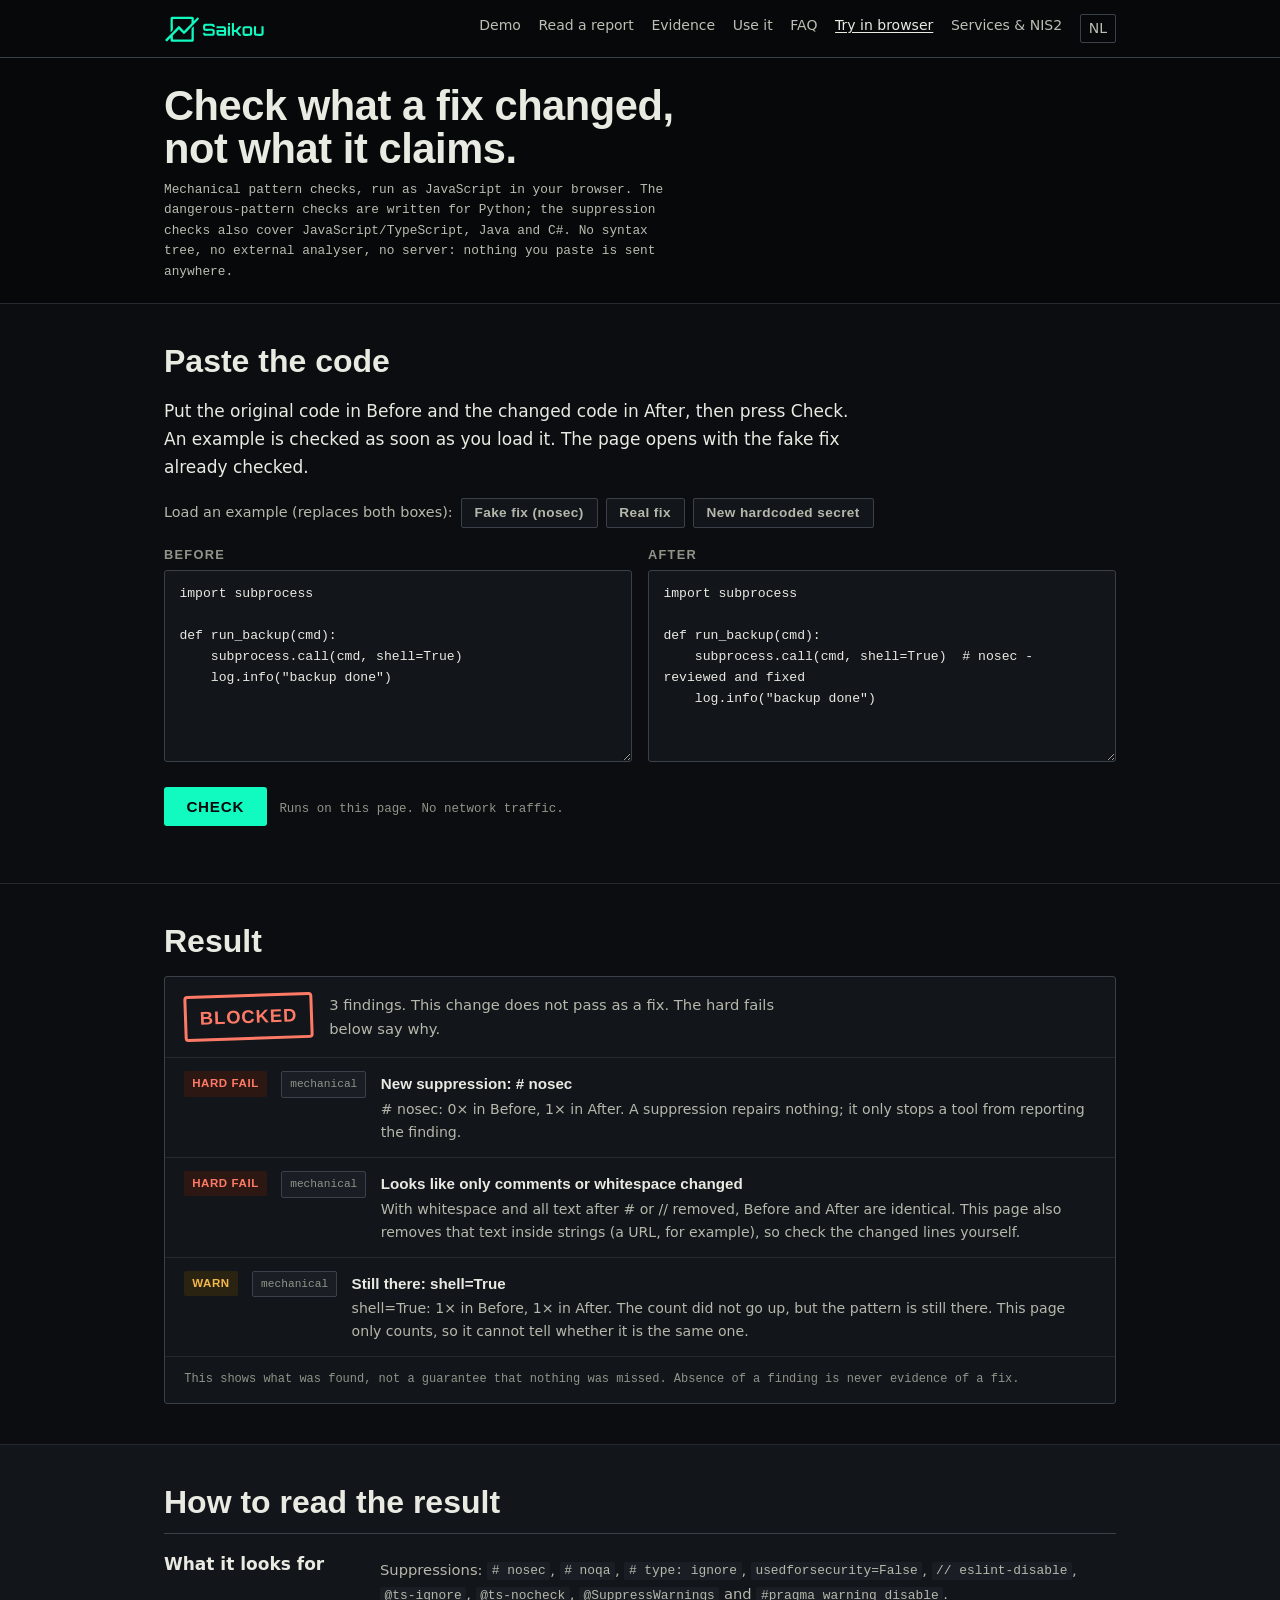
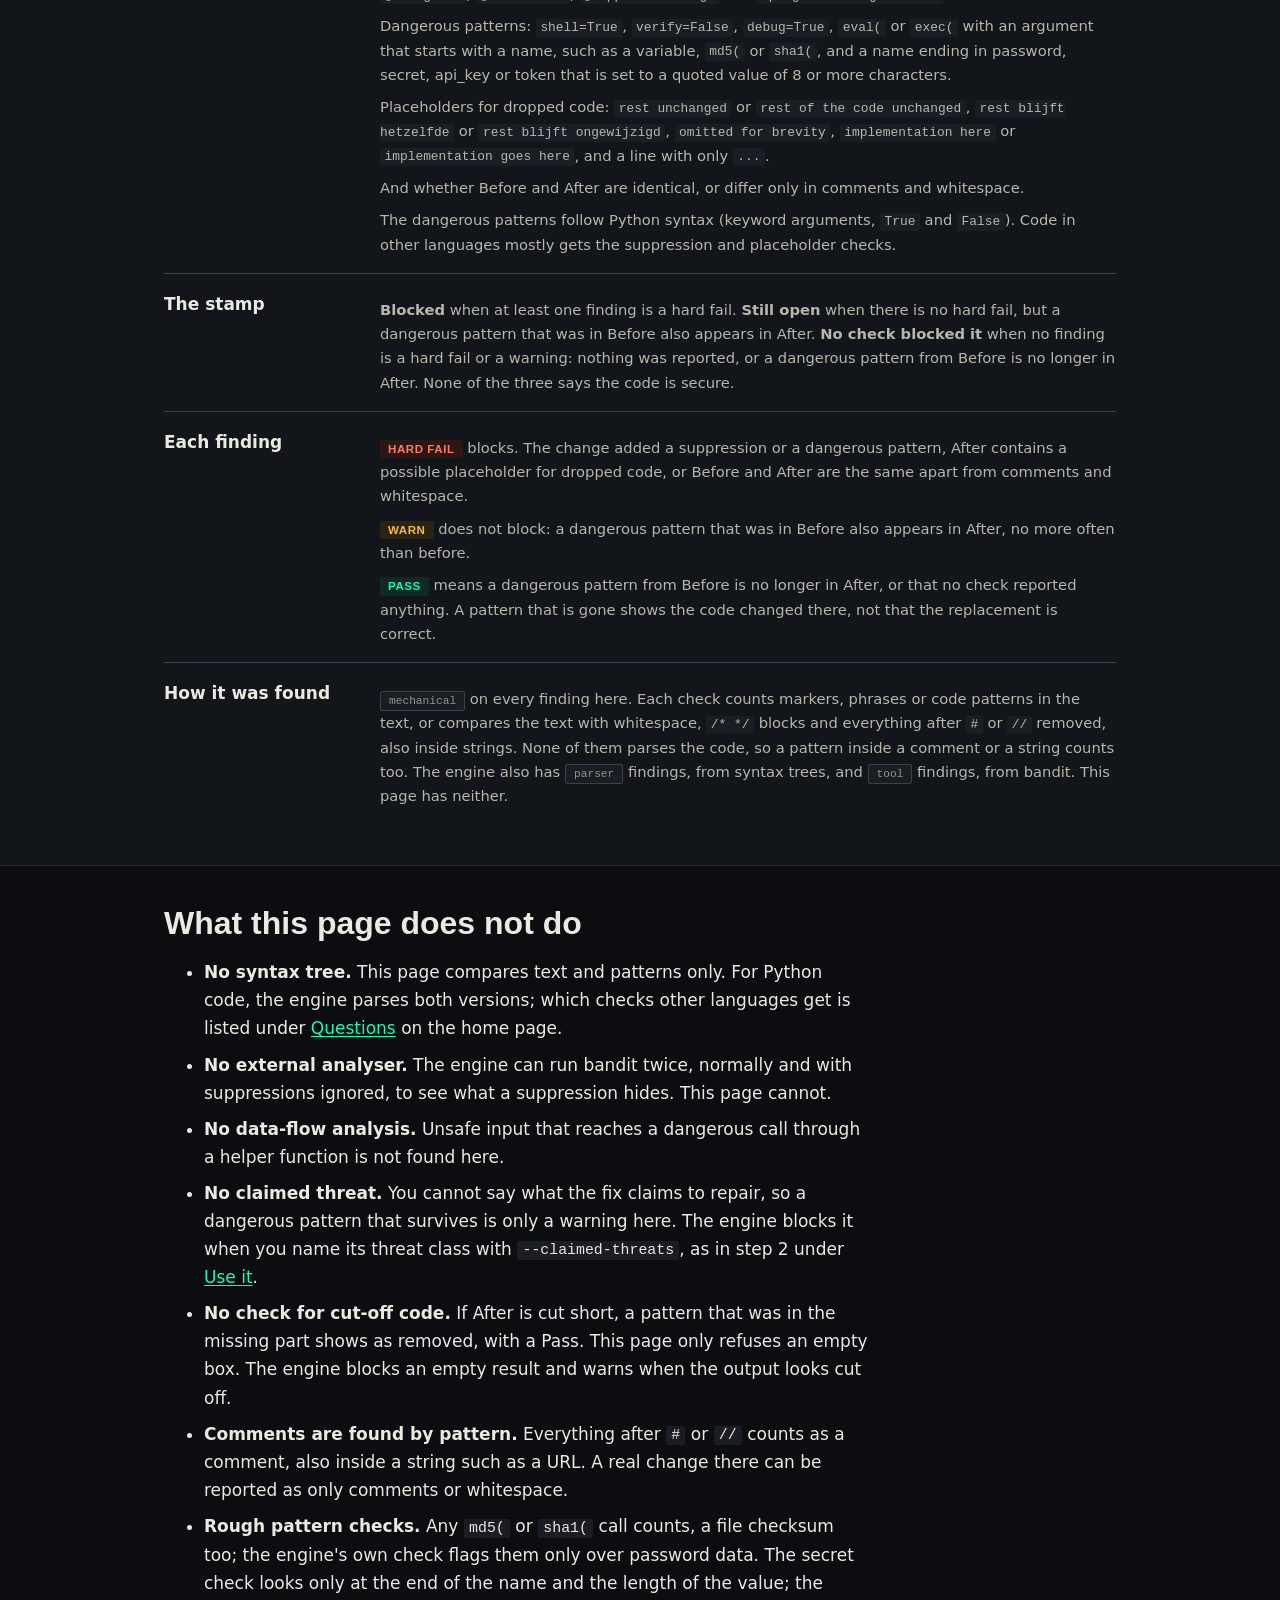
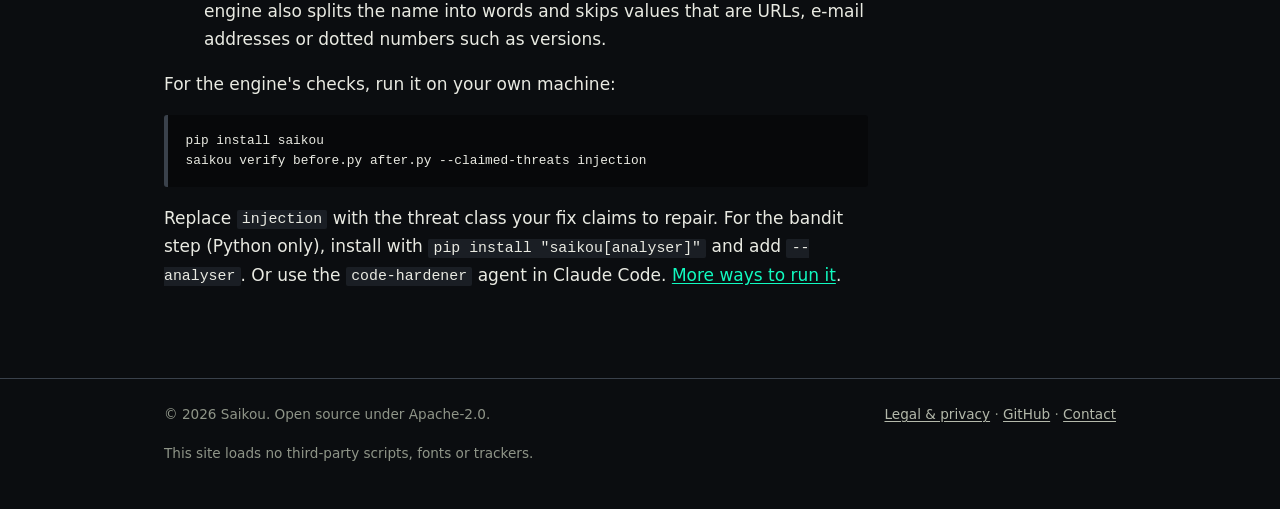
<file: tools/checker.html>
<!doctype html>
<html lang="en">
<head>
<meta charset="utf-8">
<meta name="viewport" content="width=device-width, initial-scale=1">
<title>Compare code before and after a security fix - Saikou</title>
<meta name="description" content="Paste the code from before and after a claimed security fix. Pattern checks in your browser show what the change added, kept or removed. Nothing is sent.">
<meta name="theme-color" content="#07080a">
<link rel="stylesheet" href="../assets/style.css">
<link rel="stylesheet" href="../assets/home.css">
<link rel="icon" href="../Saikou.tech-favicon.svg" type="image/svg+xml">
<link rel="canonical" href="https://saikou.tech/tools/checker.html">
<link rel="alternate" hreflang="en" href="https://saikou.tech/tools/checker.html">
<link rel="alternate" hreflang="nl" href="https://saikou.tech/nl/werkbank.html">
<link rel="alternate" hreflang="x-default" href="https://saikou.tech/tools/checker.html">
<meta property="og:type" content="website">
<meta property="og:site_name" content="Saikou">
<meta property="og:title" content="Compare code before and after a security fix - Saikou">
<meta property="og:description" content="Paste the code from before and after a claimed security fix. Pattern checks in your browser show what the change added, kept or removed. Nothing is sent.">
<meta property="og:url" content="https://saikou.tech/tools/checker.html">
<meta property="og:locale" content="en_GB">
<meta property="og:locale:alternate" content="nl_NL">
<meta property="og:image" content="https://saikou.tech/assets/og-en.png">
<meta property="og:image:type" content="image/png">
<meta property="og:image:width" content="1200">
<meta property="og:image:height" content="630">
<meta property="og:image:alt" content="A one-line AI fix that only adds a nosec comment to a shell=True call, stamped Blocked by Saikou.">
<meta name="twitter:card" content="summary_large_image">
</head>
<body>
<a class="skip" href="#main">Skip to content</a>
<header class="site-head"><div class="wrap">
  <a class="brand" href="../index.html"><img src="../Saikou.tech-logo-flat-hor.svg" alt="Saikou" width="94" height="26"></a>
  <nav class="nav" aria-label="Main">
    <a href="../index.html#demo">Demo</a><a href="../index.html#read">Read a report</a><a href="../index.html#verified">Evidence</a><a href="../index.html#use">Use it</a><a href="../index.html#faq">FAQ</a>
    <a href="checker.html" aria-current="page">Try in browser</a><a href="../services.html">Services &amp; NIS2</a>
    <a class="lang" href="../nl/werkbank.html" hreflang="nl" lang="nl">NL</a>
  </nav>
</div></header>

<main id="main">
<div class="tool-bar"><div class="wrap">
  <h1>Check what a fix changed, not what it claims.</h1>
  <p class="scope">Mechanical pattern checks, run as JavaScript in your browser. The dangerous-pattern checks are written for Python; the suppression checks also cover JavaScript/TypeScript, Java and C#. No syntax tree, no external analyser, no server: nothing you paste is sent anywhere.</p>
</div></div>

<section id="paste"><div class="wrap">
  <h2>Paste the code</h2>
  <p class="narrow-p">Put the original code in Before and the changed code in After, then press Check. An example is checked as soon as you load it. The page opens with the fake fix already checked.</p>
  <div class="presets" role="group" aria-labelledby="ex-label">
    <span id="ex-label">Load an example (replaces both boxes):</span>
    <button class="preset" data-preset="fake" type="button">Fake fix (nosec)</button>
    <button class="preset" data-preset="real" type="button">Real fix</button>
    <button class="preset" data-preset="secret" type="button">New hardcoded secret</button>
  </div>
  <div class="io">
    <div><label for="ta-before">Before</label><textarea id="ta-before" spellcheck="false" placeholder="Paste the original code"></textarea></div>
    <div><label for="ta-after">After</label><textarea id="ta-after" spellcheck="false" placeholder="Paste the changed code"></textarea></div>
  </div>
  <p><button class="run" id="run" type="button">Check</button><span class="run-note">Runs on this page. No network traffic.</span></p>
  <noscript><p class="narrow-p">This checker needs JavaScript. It runs on this page and sends nothing.</p></noscript>
</div></section>

<section id="result"><div class="wrap">
  <h2>Result</h2>
  <div class="results">
    <div class="results-head" role="status" aria-live="polite" aria-atomic="true"><div class="stamp" id="stamp">&mdash;</div><div class="results-summary" id="summary"></div></div>
    <div id="rows"></div>
    <div class="results-foot">This shows what was found, not a guarantee that nothing was missed. Absence of a finding is never evidence of a fix.</div>
  </div>
</div></section>

<section id="reading" class="tint"><div class="wrap">
  <h2>How to read the result</h2>
  <dl class="ruled">
    <div><dt>What it looks for</dt><dd>
      <p>Suppressions: <code># nosec</code>, <code># noqa</code>, <code># type: ignore</code>, <code>usedforsecurity=False</code>, <code>// eslint-disable</code>, <code>@ts-ignore</code>, <code>@ts-nocheck</code>, <code>@SuppressWarnings</code> and <code>#pragma warning disable</code>.</p>
      <p>Dangerous patterns: <code>shell=True</code>, <code>verify=False</code>, <code>debug=True</code>, <code>eval(</code> or <code>exec(</code> with an argument that starts with a name, such as a variable, <code>md5(</code> or <code>sha1(</code>, and a name ending in password, secret, api_key or token that is set to a quoted value of 8 or more characters.</p>
      <p>Placeholders for dropped code: <code>rest unchanged</code> or <code>rest of the code unchanged</code>, <code lang="nl">rest blijft hetzelfde</code> or <code lang="nl">rest blijft ongewijzigd</code>, <code>omitted for brevity</code>, <code>implementation here</code> or <code>implementation goes here</code>, and a line with only <code>...</code>.</p>
      <p>And whether Before and After are identical, or differ only in comments and whitespace.</p>
      <p>The dangerous patterns follow Python syntax (keyword arguments, <code>True</code> and <code>False</code>). Code in other languages mostly gets the suppression and placeholder checks.</p>
    </dd></div>
    <div><dt>The stamp</dt><dd><p><b>Blocked</b> when at least one finding is a hard fail. <b>Still open</b> when there is no hard fail, but a dangerous pattern that was in Before also appears in After. <b>No check blocked it</b> when no finding is a hard fail or a warning: nothing was reported, or a dangerous pattern from Before is no longer in After. None of the three says the code is secure.</p></dd></div>
    <div><dt>Each finding</dt><dd>
      <p><span class="pill fail">Hard fail</span> blocks. The change added a suppression or a dangerous pattern, After contains a possible placeholder for dropped code, or Before and After are the same apart from comments and whitespace.</p>
      <p><span class="pill warn">Warn</span> does not block: a dangerous pattern that was in Before also appears in After, no more often than before.</p>
      <p><span class="pill pass">Pass</span> means a dangerous pattern from Before is no longer in After, or that no check reported anything. A pattern that is gone shows the code changed there, not that the replacement is correct.</p>
    </dd></div>
    <div><dt>How it was found</dt><dd><p><span class="chip">mechanical</span> on every finding here. Each check counts markers, phrases or code patterns in the text, or compares the text with whitespace, <code>/* */</code> blocks and everything after <code>#</code> or <code>//</code> removed, also inside strings. None of them parses the code, so a pattern inside a comment or a string counts too. The engine also has <span class="chip">parser</span> findings, from syntax trees, and <span class="chip">tool</span> findings, from bandit. This page has neither.</p></dd></div>
  </dl>
</div></section>

<section id="limits"><div class="wrap">
  <h2>What this page does not do</h2>
  <ul class="limits narrow-p">
    <li><strong>No syntax tree.</strong> This page compares text and patterns only. For Python code, the engine parses both versions; which checks other languages get is listed under <a href="../index.html#faq">Questions</a> on the home page.</li>
    <li><strong>No external analyser.</strong> The engine can run bandit twice, normally and with suppressions ignored, to see what a suppression hides. This page cannot.</li>
    <li><strong>No data-flow analysis.</strong> Unsafe input that reaches a dangerous call through a helper function is not found here.</li>
    <li><strong>No claimed threat.</strong> You cannot say what the fix claims to repair, so a dangerous pattern that survives is only a warning here. The engine blocks it when you name its threat class with <code>--claimed-threats</code>, as in step 2 under <a href="../index.html#use">Use it</a>.</li>
    <li><strong>No check for cut-off code.</strong> If After is cut short, a pattern that was in the missing part shows as removed, with a Pass. This page only refuses an empty box. The engine blocks an empty result and warns when the output looks cut off.</li>
    <li><strong>Comments are found by pattern.</strong> Everything after <code>#</code> or <code>//</code> counts as a comment, also inside a string such as a URL. A real change there can be reported as only comments or whitespace.</li>
    <li><strong>Rough pattern checks.</strong> Any <code>md5(</code> or <code>sha1(</code> call counts, a file checksum too; the engine's own check flags them only over password data. The secret check looks only at the end of the name and the length of the value; the engine also splits the name into words and skips values that are URLs, e-mail addresses or dotted numbers such as versions.</li>
  </ul>
  <p class="narrow-p">For the engine's checks, run it on your own machine:</p>
  <pre tabindex="0" class="term narrow-p">pip install saikou
saikou verify before.py after.py --claimed-threats injection</pre>
  <p class="narrow-p">Replace <code>injection</code> with the threat class your fix claims to repair. For the bandit step (Python only), install with <code>pip install "saikou[analyser]"</code> and add <code>--analyser</code>. Or use the <code>code-hardener</code> agent in Claude Code. <a href="../index.html#use">More ways to run it</a>.</p>
</div></section>
</main>

<footer><div class="wrap">
  <span>&copy; 2026 Saikou. Open source under Apache-2.0.</span>
  <span><a href="../legal.html">Legal &amp; privacy</a> &middot; <a href="https://github.com/SuperfastSimon/saikou">GitHub</a> &middot; <a href="mailto:ceo@saikou.tech">Contact</a></span>
  <span>This site loads no third-party scripts, fonts or trackers.</span>
</div></footer>
<script src="../assets/checker.js"></script>
</body>
</html>
</file>
<file: assets/style.css>
/* Saikou site - system fonts only, no third-party requests. */
/* The site is dark in every colour scheme: mint (the logo's colour) is the brand accent, red and
   amber carry fail and warn. Do not copy these values elsewhere; docs/brand.md names the tokens. */
:root {
  color-scheme: dark;
  --ground: #0b0d10; --paper: #12151a; --ink: #e9eae2; --ink-soft: #b4b9ab; --ink-faint: #8f9588;
  --line: #252a31; --line-strong: #3a414b; --accent: #11fac0; --accent-ink: #07080a;
  --pass: #11fac0; --pass-soft: #0f2a24; --fail: #ff7a66; --fail-soft: #2d1713;
  --warn: #f2b84b; --warn-soft: #2b2312; --code-bg: #07080a; --code-ink: #e9eae2; --chip: #1a1e24;
  /* Header and tool bar: the darkest band. */
  --band: #07080a; --band-ink: #e9eae2; --band-soft: #b9c0b4; --band-line: #3a414b;
  --mono: ui-monospace, "SF Mono", "Cascadia Mono", "Segoe UI Mono", Consolas, Menlo, monospace;
  --sans: system-ui, -apple-system, "Segoe UI", Roboto, "Helvetica Neue", Arial, sans-serif;
  --serif: "Iowan Old Style", "Palatino Linotype", Palatino, Georgia, "Times New Roman", serif;
  --cond: "Arial Narrow", "Roboto Condensed", "Helvetica Neue", Arial, sans-serif;
}
* { box-sizing: border-box; }
html { scroll-padding-top: 4.5rem; }
body { margin: 0; background: var(--ground); color: var(--ink); font-family: var(--sans); font-size: 1.0625rem; line-height: 1.65; -webkit-font-smoothing: antialiased; }
a { color: var(--accent); text-underline-offset: 2px; }
a:hover { text-decoration-thickness: 2px; }
code, pre, kbd { font-family: var(--mono); font-size: 0.875em; }
code { background: var(--chip); padding: 0.1em 0.35em; border-radius: 2px; }
.wrap { max-width: 62rem; margin: 0 auto; padding: 0 1.25rem; }
.narrow { max-width: 44rem; }

/* header */
.site-head { background: var(--band); color: var(--band-ink); border-bottom: 1px solid var(--line-strong); }
.site-head .wrap { display: flex; align-items: center; justify-content: space-between; gap: 1rem; flex-wrap: wrap; padding-top: 0.9rem; padding-bottom: 0.9rem; }
.brand { font-family: var(--cond); font-weight: 800; letter-spacing: 0.08em; text-transform: uppercase; font-size: 1.15rem; color: var(--band-ink); text-decoration: none; display: inline-flex; align-items: center; gap: 0.6rem; }
.brand img { height: 1.75rem; width: auto; display: block; }
.nav { display: flex; gap: 1.1rem; flex-wrap: wrap; font-family: var(--sans); font-size: 0.875rem; }
.nav a { color: var(--band-soft); text-decoration: none; }
.nav a:hover, .nav a[aria-current="page"] { color: var(--band-ink); text-decoration: underline; }
.lang { border: 1px solid var(--band-line); padding: 0.1rem 0.5rem; border-radius: 2px; }

/* hero */
.hero { padding: 4rem 0 2.5rem; }
.eyebrow { font-family: var(--cond); font-weight: 700; font-size: 0.8rem; letter-spacing: 0.16em; text-transform: uppercase; color: var(--accent); margin: 0 0 0.75rem; }
.eyebrow::before { content: "\2014\00a0"; }
h1, .h1 { font-family: var(--cond); font-weight: 800; font-size: clamp(2.2rem, 6vw, 3.6rem); line-height: 1.04; letter-spacing: -0.01em; margin: 0 0 1.1rem; text-wrap: balance; max-width: 20ch; }
h2, .h2 { font-family: var(--cond); font-weight: 800; font-size: clamp(1.5rem, 3.4vw, 2rem); line-height: 1.12; margin: 0 0 0.75rem; text-wrap: balance; }
h3 { font-family: var(--cond); font-weight: 700; font-size: 1.15rem; margin: 1.4rem 0 0.35rem; }
/* Keeps a compound such as "AI-written" on one line in a heading. */
.nowrap { white-space: nowrap; }
.lede { font-size: 1.2rem; max-width: 40rem; color: var(--ink-soft); margin: 0 0 1.5rem; }
.meta { font-family: var(--mono); font-size: 0.8rem; color: var(--ink-faint); margin: 1.1rem 0 0; }
.cta { display: flex; gap: 0.75rem; flex-wrap: wrap; margin-top: 0.5rem; }
.btn { font-family: var(--cond); font-weight: 800; letter-spacing: 0.05em; text-transform: uppercase; font-size: 0.95rem; text-decoration: none; background: var(--accent); color: var(--accent-ink); padding: 0.7rem 1.3rem; border-radius: 3px; border: 2px solid var(--accent); display: inline-block; }
.btn:hover { filter: brightness(1.1); }
.btn.ghost { background: transparent; color: var(--ink); border-color: var(--line-strong); }
.btn.ghost:hover { border-color: var(--accent); color: var(--accent); filter: none; }

/* sections */
section { padding: 2.5rem 0; border-top: 1px solid var(--line); }
section.tint { background: var(--paper); }
.grid { display: grid; gap: 1rem; grid-template-columns: repeat(auto-fit, minmax(15rem, 1fr)); margin-top: 1.25rem; }
.card { background: var(--paper); border: 1px solid var(--line-strong); border-radius: 3px; padding: 1.1rem 1.2rem; }
section.tint .card { background: var(--ground); }
.card h3 { margin-top: 0; }
.card p { margin: 0.3rem 0 0; color: var(--ink-soft); font-size: 0.98rem; }
.prov { font-family: var(--mono); font-size: 0.7rem; text-transform: uppercase; letter-spacing: 0.05em; color: var(--ink-faint); border: 1px solid var(--line-strong); background: var(--chip); padding: 0.1rem 0.4rem; border-radius: 2px; white-space: nowrap; }

/* terminal blocks */
pre.term { background: var(--code-bg); color: var(--code-ink); padding: 1rem 1.1rem; border-radius: 3px; overflow-x: auto; line-height: 1.55; margin: 0.6rem 0 0; font-size: 0.8rem; border-left: 4px solid var(--line-strong); }
pre.term.fail { border-left-color: var(--fail); }
pre.term.pass { border-left-color: var(--pass); }
.verdict { display: inline-block; font-family: var(--cond); font-weight: 800; letter-spacing: 0.06em; text-transform: uppercase; font-size: 0.8rem; padding: 0.15rem 0.55rem; border: 2px solid currentColor; border-radius: 3px; margin-right: 0.4rem; }
.verdict.fail { color: var(--fail); } .verdict.pass { color: var(--pass); }
.case h3 { display: flex; align-items: center; flex-wrap: wrap; gap: 0.25rem; }

/* tables */
.tablewrap { overflow-x: auto; margin-top: 1rem; border: 1px solid var(--line-strong); border-radius: 3px; background: var(--paper); }
table { border-collapse: collapse; width: 100%; font-family: var(--sans); font-size: 0.9rem; min-width: 34rem; }
th, td { text-align: left; padding: 0.6rem 0.8rem; border-bottom: 1px solid var(--line); vertical-align: top; }
th { font-family: var(--cond); text-transform: uppercase; letter-spacing: 0.05em; font-size: 0.78rem; color: var(--ink-faint); background: var(--ground); white-space: nowrap; }
tr:last-child td { border-bottom: none; }
td.num { font-variant-numeric: tabular-nums; white-space: nowrap; }

.limits li { margin-bottom: 0.5rem; }
.note { border-left: 3px solid var(--warn); background: var(--warn-soft); padding: 0.7rem 1rem; font-family: var(--sans); font-size: 0.92rem; margin: 1rem 0; border-radius: 0 3px 3px 0; }
.price-grid .card .price { font-family: var(--cond); font-weight: 800; font-size: 1.6rem; margin: 0.3rem 0; }

footer { border-top: 1px solid var(--line-strong); margin-top: 2rem; padding: 1.5rem 0 3rem; font-family: var(--sans); font-size: 0.85rem; color: var(--ink-faint); }
footer .wrap { display: flex; justify-content: space-between; gap: 1rem; flex-wrap: wrap; }
footer a { color: var(--ink-soft); }

/* tools (checker / scanner) */
.tool-bar { background: var(--band); color: var(--band-ink); padding: 1.6rem 0 1.3rem; }
.tool-bar h1 { color: var(--band-ink); font-size: clamp(1.8rem, 4vw, 2.6rem); max-width: 26ch; margin-bottom: 0.6rem; }
.tool-bar .scope { font-family: var(--mono); font-size: 0.8rem; color: #b7bdb0; max-width: 66ch; margin: 0; line-height: 1.6; }
.tool-bar .eyebrow { color: #c9cfc5; }
.io { display: grid; gap: 1rem; grid-template-columns: 1fr; margin-top: 1rem; }
@media (min-width: 760px) { .io { grid-template-columns: 1fr 1fr; } }
.io label { display: block; font-family: var(--cond); font-weight: 700; font-size: 0.8rem; letter-spacing: 0.1em; text-transform: uppercase; color: var(--ink-faint); margin-bottom: 0.3rem; }
textarea { width: 100%; min-height: 12rem; resize: vertical; font-family: var(--mono); font-size: 0.82rem; line-height: 1.6; padding: 0.75rem 0.9rem; border: 1px solid var(--line-strong); border-radius: 3px; background: var(--paper); color: var(--ink); tab-size: 4; }
textarea:focus, button:focus-visible, a:focus-visible, input:focus-visible, pre:focus-visible, .tablewrap:focus-visible { outline: 2px solid var(--accent); outline-offset: 2px; }
.presets { display: flex; flex-wrap: wrap; gap: 0.5rem; margin: 0.8rem 0; }
.preset { font-family: var(--cond); font-weight: 700; letter-spacing: 0.03em; border: 1px solid var(--line-strong); background: var(--paper); color: var(--ink-soft); padding: 0.4rem 0.8rem; border-radius: 2px; cursor: pointer; font-size: 0.85rem; }
.preset:hover { border-color: var(--accent); color: var(--accent); }
.run { font-family: var(--cond); font-weight: 800; letter-spacing: 0.05em; text-transform: uppercase; background: var(--accent); color: var(--accent-ink); border: none; padding: 0.7rem 1.4rem; border-radius: 3px; cursor: pointer; font-size: 0.95rem; }
.run:hover { filter: brightness(1.1); }
.run-note { font-family: var(--mono); font-size: 0.78rem; color: var(--ink-faint); margin-left: 0.8rem; }
.results { border: 1px solid var(--line-strong); background: var(--paper); border-radius: 3px; margin-top: 1rem; overflow: hidden; }
.results-head { display: flex; align-items: center; gap: 1rem; padding: 1rem 1.2rem; border-bottom: 1px solid var(--line); flex-wrap: wrap; }
.stamp { font-family: var(--cond); font-weight: 800; font-size: 1.15rem; letter-spacing: 0.05em; text-transform: uppercase; border: 3px solid currentColor; padding: 0.3rem 0.8rem; border-radius: 4px; transform: rotate(-2deg); white-space: nowrap; }
.stamp.fail { color: var(--fail); } .stamp.warn { color: var(--warn); } .stamp.pass { color: var(--pass); }
.results-summary { font-family: var(--sans); font-size: 0.92rem; color: var(--ink-soft); max-width: 52ch; }
.row { display: grid; grid-template-columns: auto auto 1fr; gap: 0.5rem 0.9rem; padding: 0.8rem 1.2rem; border-top: 1px solid var(--line); align-items: start; }
.row:first-child { border-top: none; }
@media (max-width: 640px) { .row { grid-template-columns: 1fr; } }
.pill { font-family: var(--cond); font-weight: 700; font-size: 0.72rem; letter-spacing: 0.05em; text-transform: uppercase; padding: 0.2rem 0.5rem; border-radius: 2px; white-space: nowrap; height: fit-content; }
.pill.fail { background: var(--fail-soft); color: var(--fail); } .pill.warn { background: var(--warn-soft); color: var(--warn); } .pill.pass { background: var(--pass-soft); color: var(--pass); }
.chip { font-family: var(--mono); font-size: 0.7rem; padding: 0.2rem 0.5rem; border: 1px solid var(--line-strong); background: var(--chip); color: var(--ink-faint); border-radius: 2px; white-space: nowrap; height: fit-content; }
.row b { font-family: var(--cond); font-size: 0.95rem; display: block; }
.row p { margin: 0.1rem 0 0; font-family: var(--sans); font-size: 0.88rem; color: var(--ink-soft); }
.results-foot { padding: 0.8rem 1.2rem; border-top: 1px solid var(--line); font-family: var(--mono); font-size: 0.75rem; color: var(--ink-faint); }
.scope-card { border-left: 3px solid var(--line-strong); padding: 0.2rem 0 0.2rem 1rem; margin-top: 1.6rem; font-family: var(--sans); font-size: 0.9rem; color: var(--ink-soft); }
.scope-card h2 { font-size: 1.05rem; margin-bottom: 0.4rem; }
.scope-card li { margin-bottom: 0.3rem; }
.dropzone { border: 2px dashed var(--line-strong); border-radius: 4px; padding: 1.2rem; text-align: center; background: var(--paper); cursor: pointer; font-family: var(--sans); }
.dropzone.drag { border-color: var(--accent); }
.dropzone small { display: block; color: var(--ink-faint); font-family: var(--mono); margin-top: 0.2rem; }
.checks { display: grid; gap: 1px; background: var(--line); border: 1px solid var(--line); border-radius: 3px; overflow: hidden; margin-top: 0.8rem; }
@media (min-width: 720px) { .checks { grid-template-columns: 1fr 1fr; } }
.check { background: var(--paper); padding: 0.8rem 1rem; display: flex; gap: 0.7rem; align-items: flex-start; font-family: var(--sans); }
.check b { font-family: var(--cond); display: block; }
.check small { color: var(--ink-faint); font-family: var(--mono); font-size: 0.7rem; text-transform: uppercase; }
.check p { margin: 0.25rem 0 0; font-size: 0.82rem; color: var(--ink-soft); }
</file>
<file: assets/home.css>
/* Home page components (index.html, nl/index.html). The interim build does not ship this file.
   Colours are the tokens from style.css; nothing here defines a new one. */
[hidden] { display: none !important; }
.vh { position: absolute; width: 1px; height: 1px; overflow: hidden; clip: rect(0 0 0 0); white-space: nowrap; }
.skip { position: absolute; left: -999px; top: 0; z-index: 10; background: var(--accent); color: var(--accent-ink); padding: 0.5rem 1rem; font-weight: 700; }
.skip:focus { left: 1rem; top: 0.5rem; }
/* Inset for scrolling tables, and the scope note without a side stripe (overrides style.css on full pages). */
.tablewrap { padding: 0.25rem 0.5rem; }
.scope-card { border-left: none; border-top: 1px solid var(--line-strong); padding: 0.9rem 0 0; }
/* The hero gets the same side gutter as .wrap (style.css sets .hero padding after .wrap). */
.wrap.hero { padding-left: 1.25rem; padding-right: 1.25rem; }
/* Long Dutch compounds (beveiligingsfixes) must not push a narrow screen sideways. */
h1, h2, h3 { overflow-wrap: break-word; hyphens: auto; }
/* Notes without a side stripe on full pages; spacing between services; the example label of the checker. */
.note { border: 1px solid var(--warn); border-radius: 3px; }
.ruled + h3 { margin-top: 2.75rem; }
.presets > span { align-self: center; color: var(--ink-soft); font-size: 0.9rem; }
@media (max-width: 520px) { .stamp { white-space: normal; } }
.row > .pill, .row > .chip { justify-self: start; }
summary:focus-visible, .diffview:focus-visible { outline: 2px solid var(--accent); outline-offset: 2px; }
.narrow-p { max-width: 44rem; }
.lang-hint { background: var(--paper); border-bottom: 1px solid var(--line-strong); font-size: 0.9rem; }
.lang-hint .wrap { display: flex; flex-wrap: wrap; align-items: center; justify-content: space-between; gap: 0.5rem 1rem; padding-top: 0.55rem; padding-bottom: 0.55rem; }
.lang-hint p { margin: 0; }
.lang-hint button { font: inherit; font-size: 0.85rem; color: var(--ink-soft); background: transparent; border: 1px solid var(--line-strong); border-radius: 2px; padding: 0.25rem 0.7rem; cursor: pointer; }

/* hero: the claim on the left, one line of a fake fix and its verdict on the right */
.hero-split { display: grid; gap: 2rem; align-items: center; }
@media (min-width: 900px) { .hero-split { grid-template-columns: minmax(0, 1.2fr) minmax(0, 1fr); } }
.hero-split h1 { max-width: 18ch; }
/* In the two-column hero the h1 column is narrow: a slightly smaller size keeps "Verify AI-written"
   on one line instead of leaving "Verify" alone. */
@media (min-width: 900px) { .hero-split h1 { font-size: clamp(2.2rem, 4.2vw, 3.2rem); } }
.proof { margin: 0; background: var(--paper); border: 1px solid var(--line-strong); border-left: 3px solid var(--fail); border-radius: 3px; padding: 1rem 1.1rem; }
.proof figcaption { font-size: 0.85rem; color: var(--ink-soft); margin-bottom: 0.6rem; }
.proof pre.term { margin: 0; white-space: pre-wrap; overflow-wrap: anywhere; border-left: none; }
.pl { display: block; }
.pl.del { color: var(--fail); }
.pl.add { color: var(--pass); }
.proof-verdict { margin: 0.9rem 0 0.4rem; }
.proof-findings { list-style: none; margin: 0; padding: 0; display: flex; flex-wrap: wrap; gap: 0.4rem 1rem; font-size: 0.85rem; }

/* why a clean scan is not proof: four steps */
.flow { list-style: none; padding: 0; margin: 1.5rem 0 1rem; display: grid; gap: 0.75rem; counter-reset: step; }
@media (min-width: 760px) { .flow { grid-template-columns: repeat(4, minmax(0, 1fr)); } }
.flow li { counter-increment: step; background: var(--paper); border: 1px solid var(--line-strong); border-radius: 3px; padding: 0.9rem 1rem; }
.flow .step { display: block; font-family: var(--cond); font-weight: 800; font-size: 1rem; }
.flow .step::before { content: counter(step) ". "; color: var(--ink-faint); }
.flow code { display: block; background: none; padding: 0; margin: 0.45rem 0; color: var(--ink); overflow-wrap: anywhere; }
.flow p { margin: 0; font-size: 0.92rem; color: var(--ink-soft); }
.flow .flow-end { border-color: var(--fail); }
.flow .flow-end code { color: var(--fail); font-weight: 700; }
.rule { font-family: var(--cond); font-weight: 800; font-size: clamp(1.15rem, 2.6vw, 1.45rem); margin: 1.25rem 0 0; padding-top: 0.9rem; border-top: 1px solid var(--line-strong); }

/* fake-fix explorer */
.tabs { display: flex; flex-wrap: wrap; gap: 0.25rem; margin: 1.25rem 0 0; border-bottom: 1px solid var(--line-strong); }
.tabs [role="tab"] { font: inherit; font-family: var(--cond); font-weight: 700; font-size: 1rem; color: var(--ink-soft); background: transparent; border: 1px solid transparent; border-bottom: none; border-radius: 3px 3px 0 0; padding: 0.55rem 0.85rem; cursor: pointer; display: inline-flex; align-items: center; gap: 0.5rem; }
.tabs [role="tab"][aria-selected="true"] { color: var(--ink); background: var(--ground); border-color: var(--line-strong); margin-bottom: -1px; }
.tab-mark { font-size: 0.7rem; letter-spacing: 0.04em; text-transform: uppercase; padding: 0.05rem 0.35rem; border: 1.5px solid currentColor; border-radius: 2px; }
.tab-mark.fail { color: var(--fail); }
.tab-mark.pass { color: var(--pass); }
.explorer .panel { padding-top: 0.5rem; }
.case-view { display: grid; gap: 1rem; margin-top: 1rem; }
@media (min-width: 900px) { .case-view { grid-template-columns: minmax(0, 1.35fr) minmax(0, 1fr); align-items: start; } }
.diffview { position: relative; max-height: 30rem; overflow: auto; background: var(--code-bg); border: 1px solid var(--line-strong); border-radius: 3px; padding: 0.5rem 0; font-family: var(--mono); font-size: 0.78rem; line-height: 1.6; }
.dl { display: grid; grid-template-columns: 2.6em 2.6em 1.6em max-content; padding-right: 0.8rem; white-space: pre; }
.dl .ln { color: var(--ink-faint); text-align: right; padding-right: 0.6em; user-select: none; }
.dl .mk { text-align: center; }
.dl code { background: none; padding: 0; font-size: inherit; color: var(--code-ink); }
.dl.del { background: var(--fail-soft); }
.dl.del .mk { color: var(--fail); }
.dl.add { background: var(--pass-soft); }
.dl.add .mk { color: var(--pass); }
.dl.hit { box-shadow: inset 3px 0 0 var(--fail); }
.dl.focus { outline: 2px solid var(--accent); outline-offset: -2px; }
.findings { list-style: none; margin: 0; padding: 0; display: grid; gap: 0.5rem; }
.findings button { display: block; width: 100%; text-align: left; font: inherit; color: var(--ink); background: var(--ground); border: 1px solid var(--line-strong); border-left: 3px solid var(--fail); border-radius: 3px; padding: 0.6rem 0.75rem; cursor: pointer; }
.findings button.warn-f { border-left-color: var(--warn); }
.findings button[aria-pressed="true"] { border-color: var(--accent); }
.f-head { display: flex; flex-wrap: wrap; align-items: center; gap: 0.35rem 0.5rem; }
.f-title { font-weight: 700; }
.f-line { margin-left: auto; font-family: var(--mono); font-size: 0.75rem; color: var(--ink-faint); }
.f-id { display: block; margin-top: 0.3rem; font-size: 0.75rem; background: none; padding: 0; color: var(--ink-faint); }
.f-detail { display: block; margin-top: 0.3rem; font-size: 0.85rem; color: var(--ink-soft); }
.findings-empty { margin: 0; color: var(--ink-soft); }
.raw summary { cursor: pointer; margin-top: 1rem; font-size: 0.9rem; color: var(--ink-soft); }

/* how to read a report */
.anatomy { white-space: pre-wrap; overflow-wrap: anywhere; }
.a-sev { color: var(--fail); font-weight: 700; }
.a-prov { color: var(--warn); }
.a-check { color: var(--accent); }
.a-line { text-decoration: underline dotted; text-underline-offset: 3px; }
.a-key { font-family: var(--mono); font-size: 0.85em; background: var(--code-bg); border: 1px solid var(--line-strong); border-radius: 2px; padding: 0.05em 0.35em; }
.legend { display: grid; gap: 0 2rem; margin: 1.2rem 0; }
@media (min-width: 900px) { .legend { grid-template-columns: 1fr 1fr; } }
.legend > div, .families > div { border-top: 1px solid var(--line-strong); padding: 0.8rem 0; }
.legend dt { font-weight: 700; margin-bottom: 0.3rem; }
.legend dd { margin: 0; color: var(--ink-soft); font-size: 0.95rem; }
.legend .prov { margin-right: 0.35rem; }

/* what it checks */
.families { display: grid; gap: 0 2rem; margin: 1.2rem 0; }
@media (min-width: 760px) { .families { grid-template-columns: 1fr 1fr; } }
.families dt { font-weight: 700; display: flex; flex-wrap: wrap; align-items: center; gap: 0.5rem; }
.families dd { margin: 0.3rem 0 0; color: var(--ink-soft); font-size: 0.95rem; }
.catalogue > summary { cursor: pointer; font-weight: 700; margin: 1rem 0 0.5rem; }
.filters, .chart-switch { display: flex; flex-wrap: wrap; gap: 0.4rem; margin: 0.8rem 0; }
.filters button, .chart-switch button { font: inherit; font-size: 0.85rem; color: var(--ink-soft); background: transparent; border: 1px solid var(--line-strong); border-radius: 2px; padding: 0.35rem 0.75rem; cursor: pointer; }
.filters button[aria-pressed="true"], .chart-switch button[aria-pressed="true"] { color: var(--accent-ink); background: var(--accent); border-color: var(--accent); }
.cat-table td p { margin: 0.3rem 0 0; max-width: 60ch; font-size: 0.82rem; color: var(--ink-soft); }
.cat-table td code { font-size: 0.75rem; }

/* coverage chart: one bar per reference tool; the tables below carry the same numbers */
.chart { display: grid; gap: 0.7rem; margin: 1rem 0 1.25rem; }
.bar-row { display: grid; grid-template-columns: 7.5rem minmax(0, 1fr); gap: 0.25rem 0.8rem; align-items: center; }
.bar-name { font-family: var(--mono); font-size: 0.8rem; }
.bar { display: flex; height: 1.1rem; background: var(--line); border-radius: 2px; overflow: hidden; }
.bar span { display: block; height: 100%; }
.bar span + span { margin-left: 2px; }
.bar span:last-child { border-radius: 0 4px 4px 0; }
.seg-block { background: var(--pass); }
.seg-warn { background: var(--warn); }
.seg-miss { background: var(--fail); }
.bar-note { grid-column: 2; font-size: 0.8rem; color: var(--ink-soft); }
@media (max-width: 520px) { .bar-row { grid-template-columns: minmax(0, 1fr); } .bar-note { grid-column: 1; } }
.cov-tables { display: grid; grid-template-columns: minmax(0, 1fr); gap: 1rem; }
/* Grid children may not grow past the viewport because of a wide table or code line inside them. */
.cov, .hero-split > *, .case-view > *, .quick li, .ruled dd, .legend > div, .families > div { min-width: 0; }
.cov h3 { font-size: 1rem; margin-top: 0.5rem; }

/* measured: one square per file */
.waffles { display: grid; gap: 1.25rem; margin: 1rem 0; }
@media (min-width: 760px) { .waffles { grid-template-columns: 1fr 1fr; } }
.waffle svg { display: block; width: 100%; height: auto; }
.w-label { margin: 0 0 0.4rem; font-size: 0.85rem; color: var(--ink-soft); }
.w-note { margin: 0.4rem 0 0; font-family: var(--mono); font-size: 0.8rem; }
.w-ok { fill: var(--ink-faint); }
.w-new { fill: var(--warn); }
.w-false { fill: var(--fail); }
.waffle-key { font-size: 0.85rem; color: var(--ink-soft); }
.sw { display: inline-block; width: 0.8em; height: 0.8em; margin: 0 0.3em 0 0.9em; vertical-align: -0.05em; }
.sw:first-child { margin-left: 0; }
.sw-ok { background: var(--ink-faint); }
.sw-block { background: var(--pass); }
.sw-new { background: var(--warn); }
.sw-false { background: var(--fail); }

/* Windows high-contrast mode drops background colours; keep the chart colours, the labels say the rest. */
@media (forced-colors: active) { .bar span, .sw, .waffles svg { forced-color-adjust: none; } }

/* use it */
.quick { list-style: none; padding: 0; margin: 1rem 0 1.75rem; display: grid; gap: 1.25rem; counter-reset: q; }
@media (min-width: 900px) { .quick { grid-template-columns: repeat(3, minmax(0, 1fr)); } }
.quick li { counter-increment: q; border-top: 2px solid var(--accent); padding-top: 0.6rem; }
.quick .step { font-weight: 700; }
.quick .step::before { content: counter(q) ". "; color: var(--accent); }
.quick pre.term, .ruled pre.term { white-space: pre-wrap; overflow-wrap: anywhere; }
.quick p { margin: 0.5rem 0 0; font-size: 0.92rem; color: var(--ink-soft); }
.ruled { margin: 0.5rem 0 0; }
.ruled > div { display: grid; gap: 0.3rem 1.5rem; border-top: 1px solid var(--line-strong); padding: 1rem 0; }
@media (min-width: 900px) { .ruled > div { grid-template-columns: 12rem minmax(0, 1fr); } }
.ruled dt { font-weight: 700; }
.ruled dd { margin: 0; }
.ruled pre.term { margin-top: 0; }
.ruled dd p { margin: 0.5rem 0 0; font-size: 0.92rem; color: var(--ink-soft); }
.plans td:first-child { font-weight: 700; white-space: nowrap; }

/* questions */
.faq { border-top: 1px solid var(--line-strong); padding: 0.8rem 0; }
.faq summary { cursor: pointer; font-weight: 700; }
.faq p { margin: 0.6rem 0 0; color: var(--ink-soft); }
</file>
